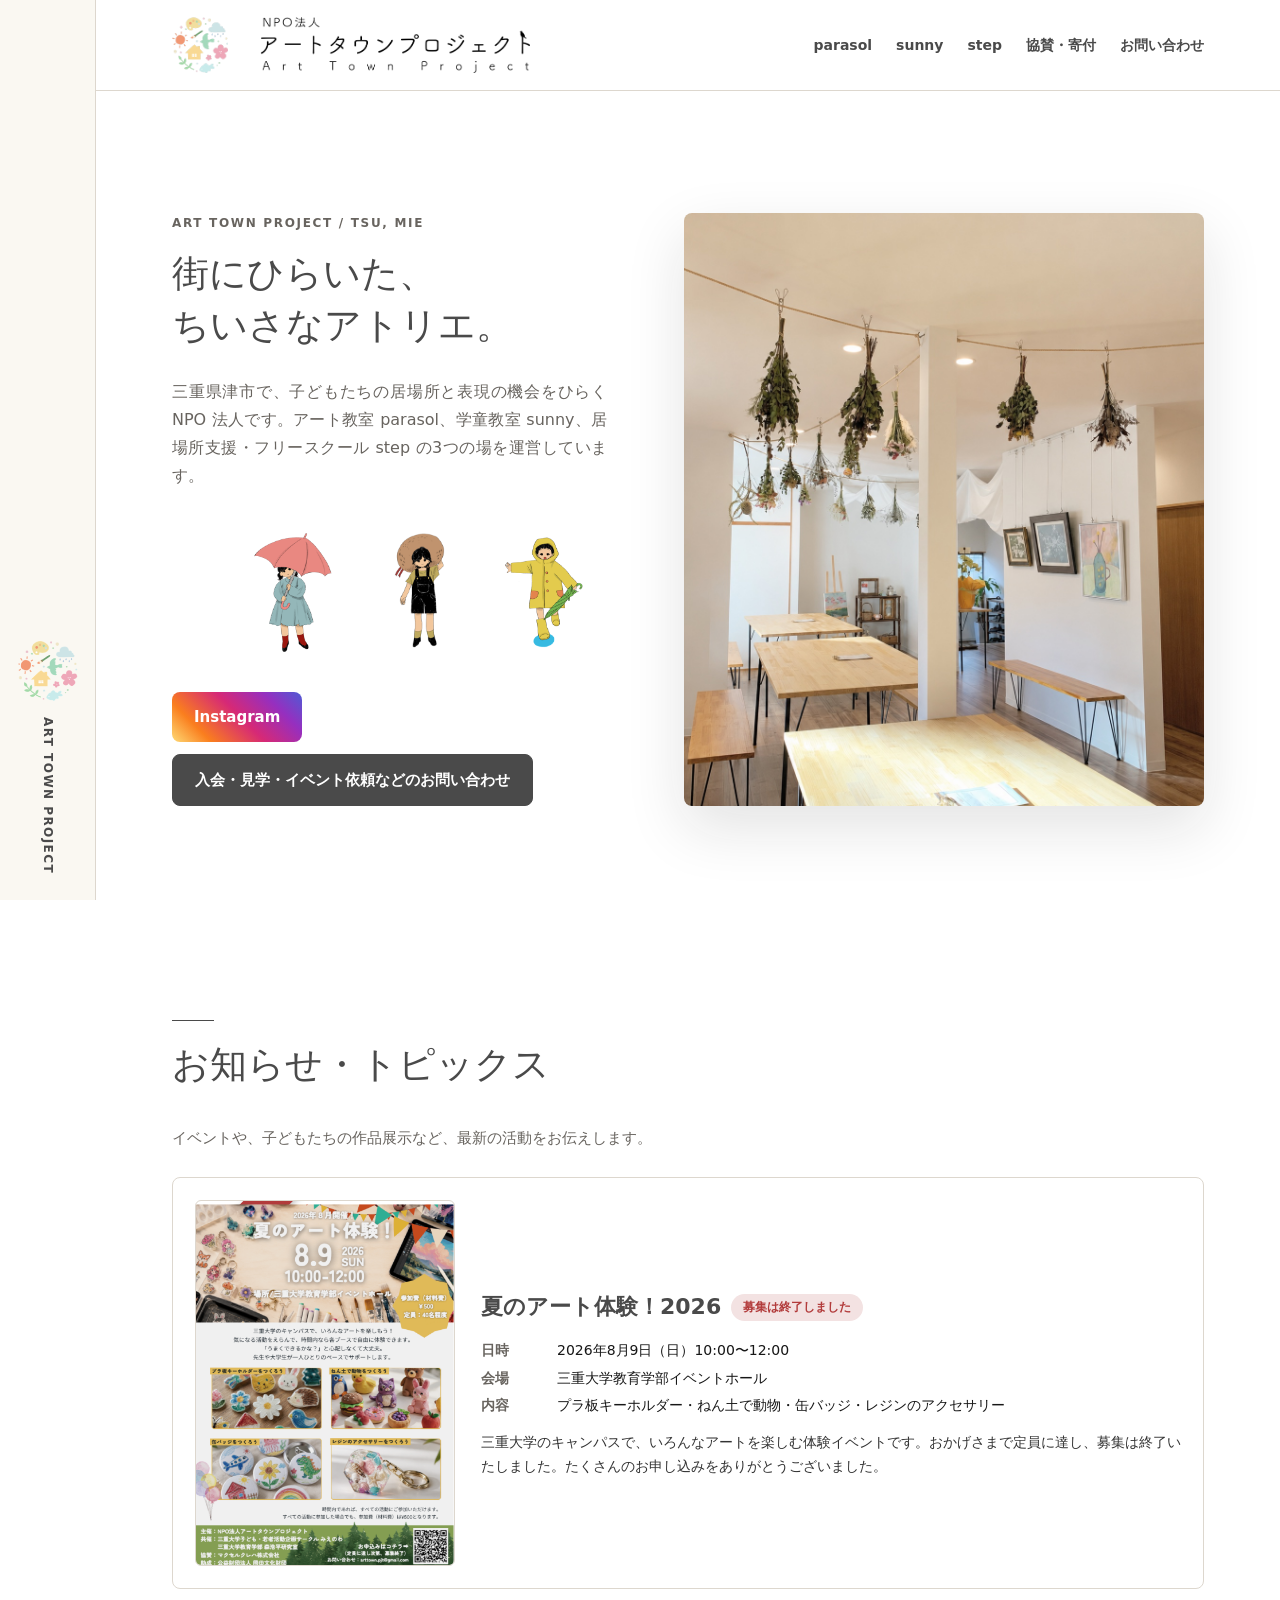
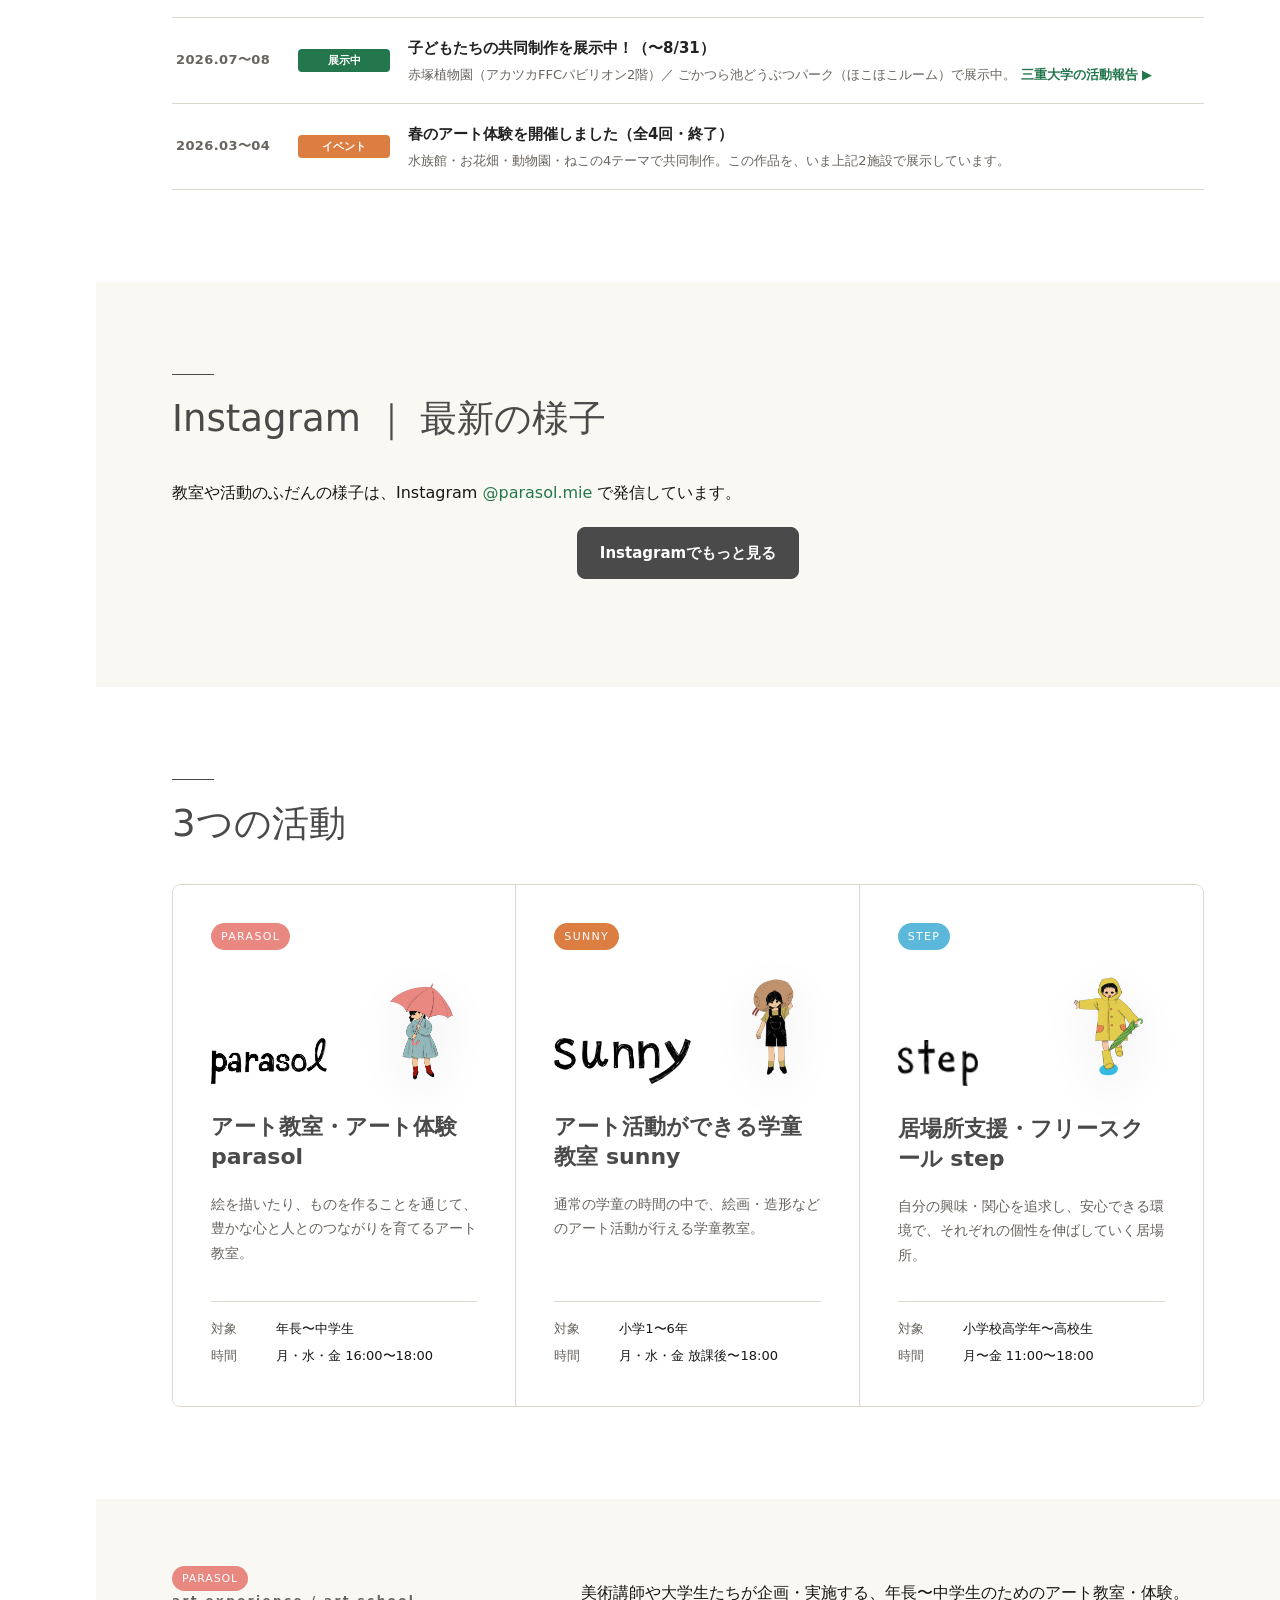
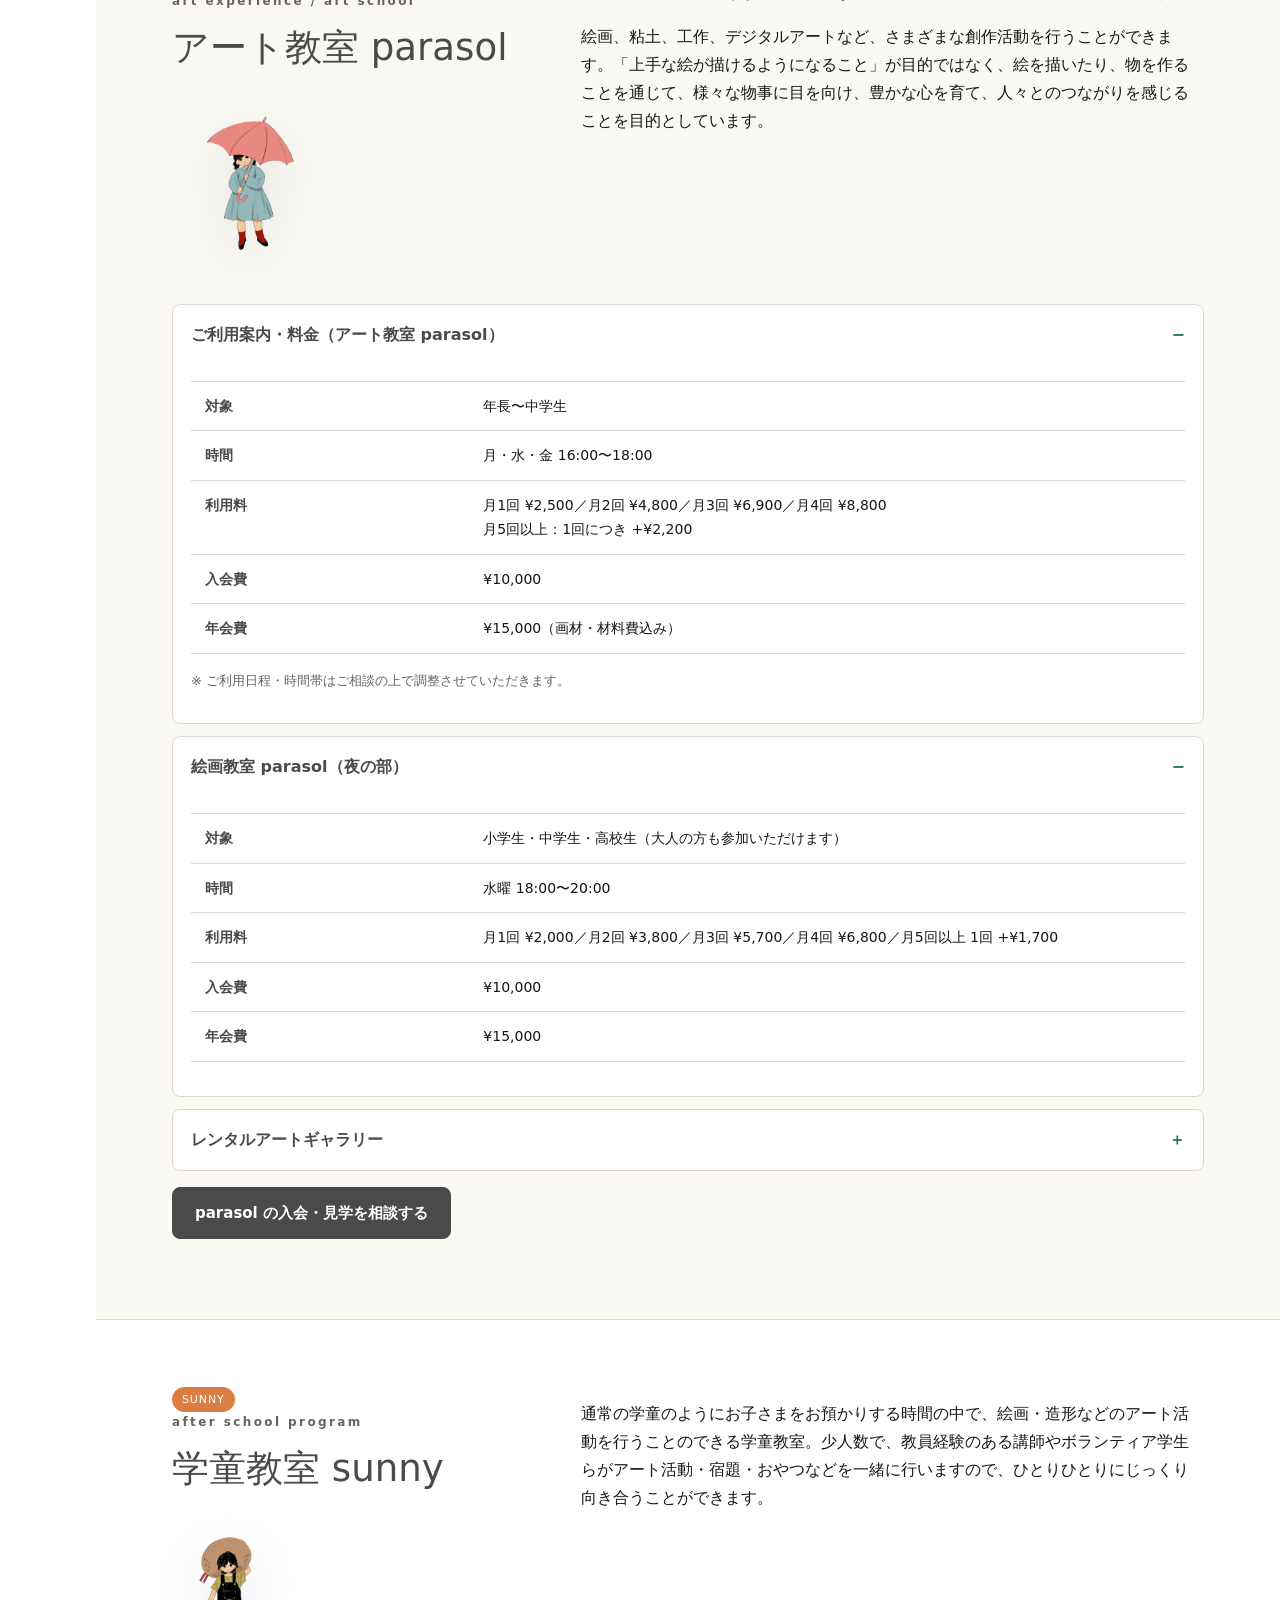
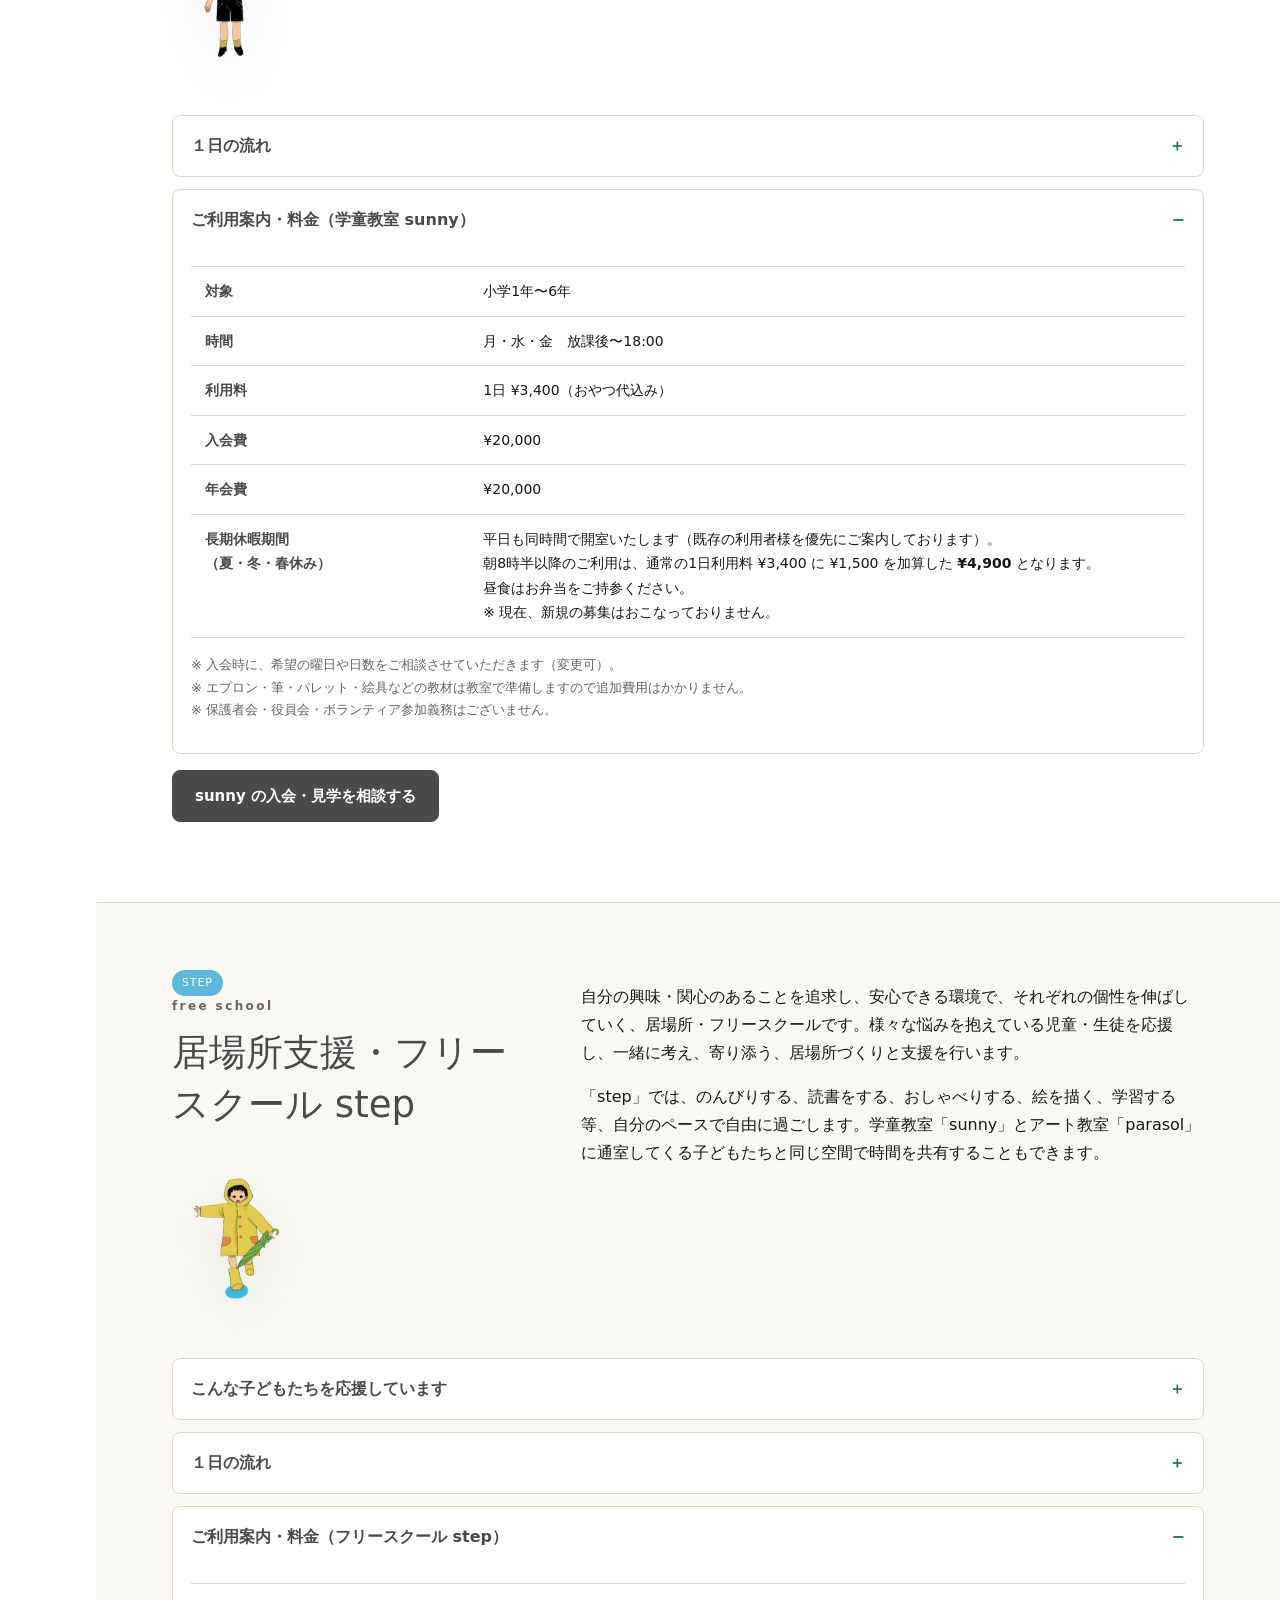
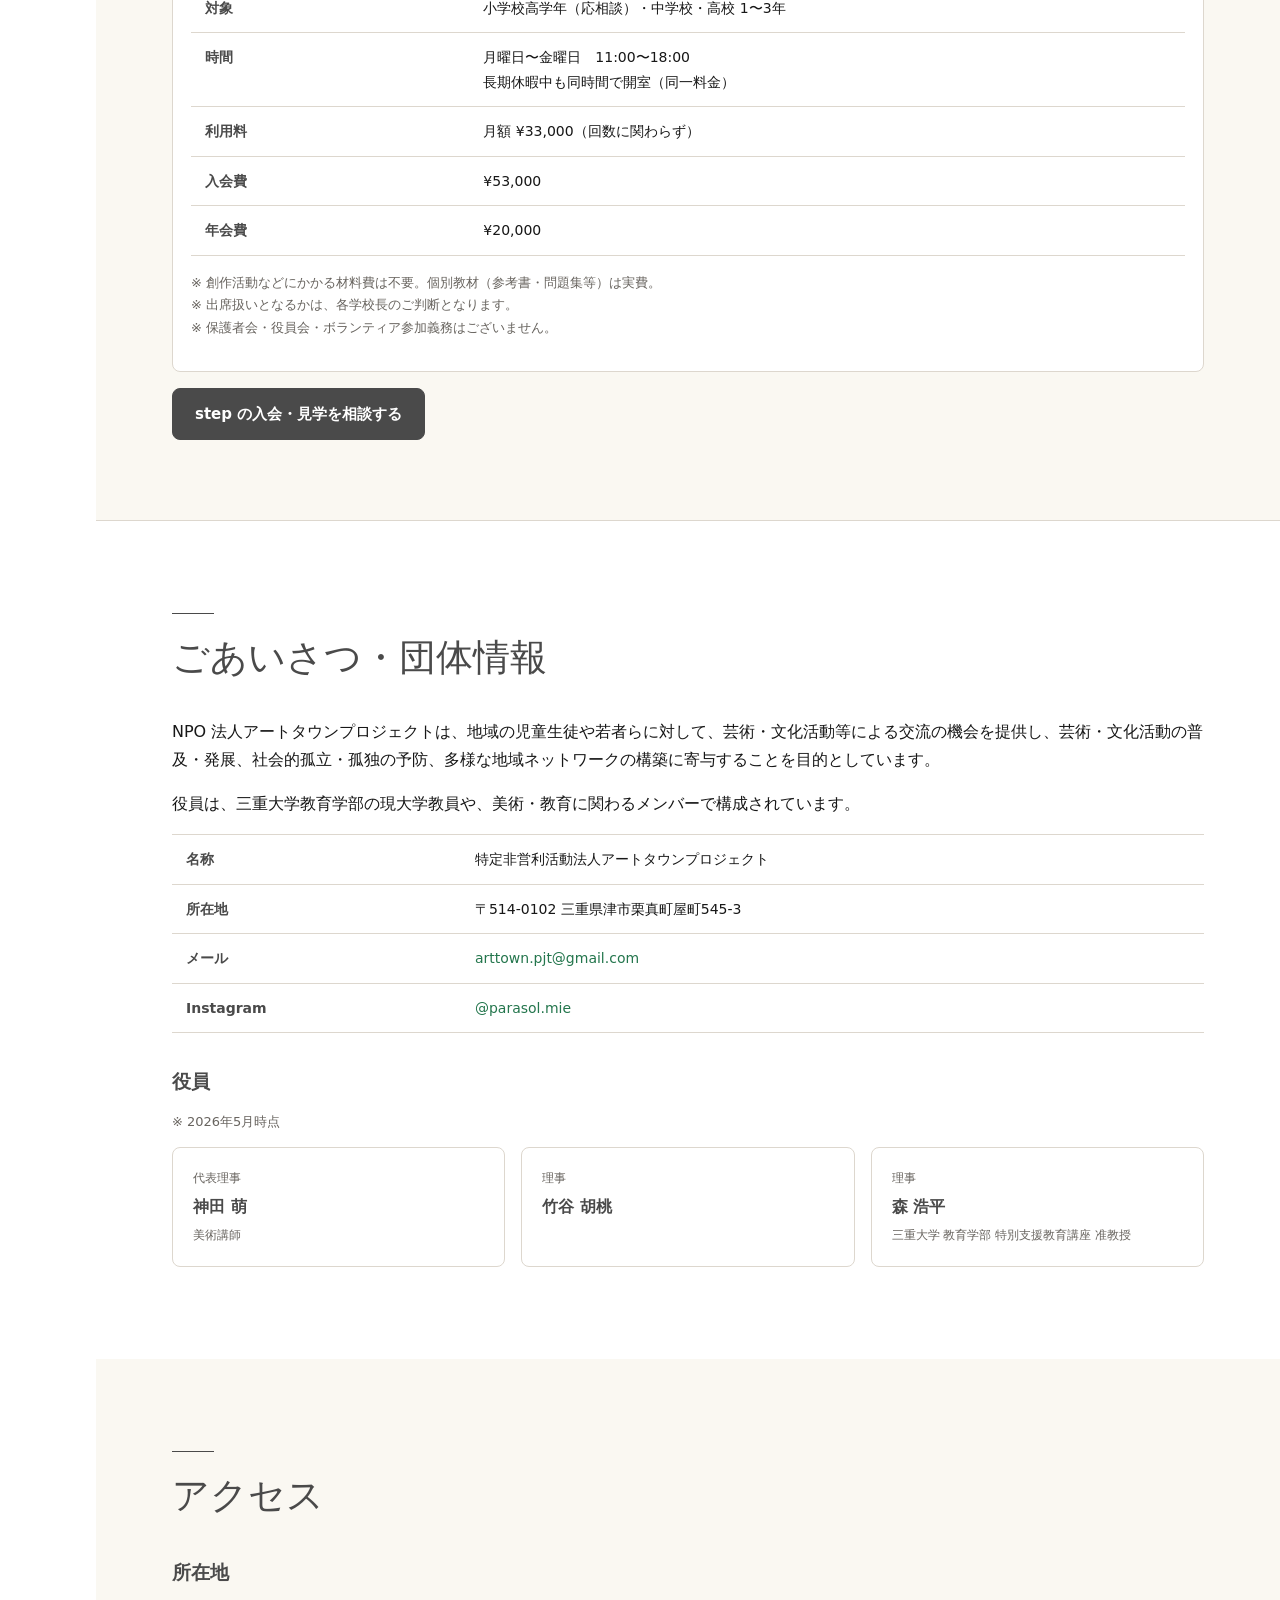
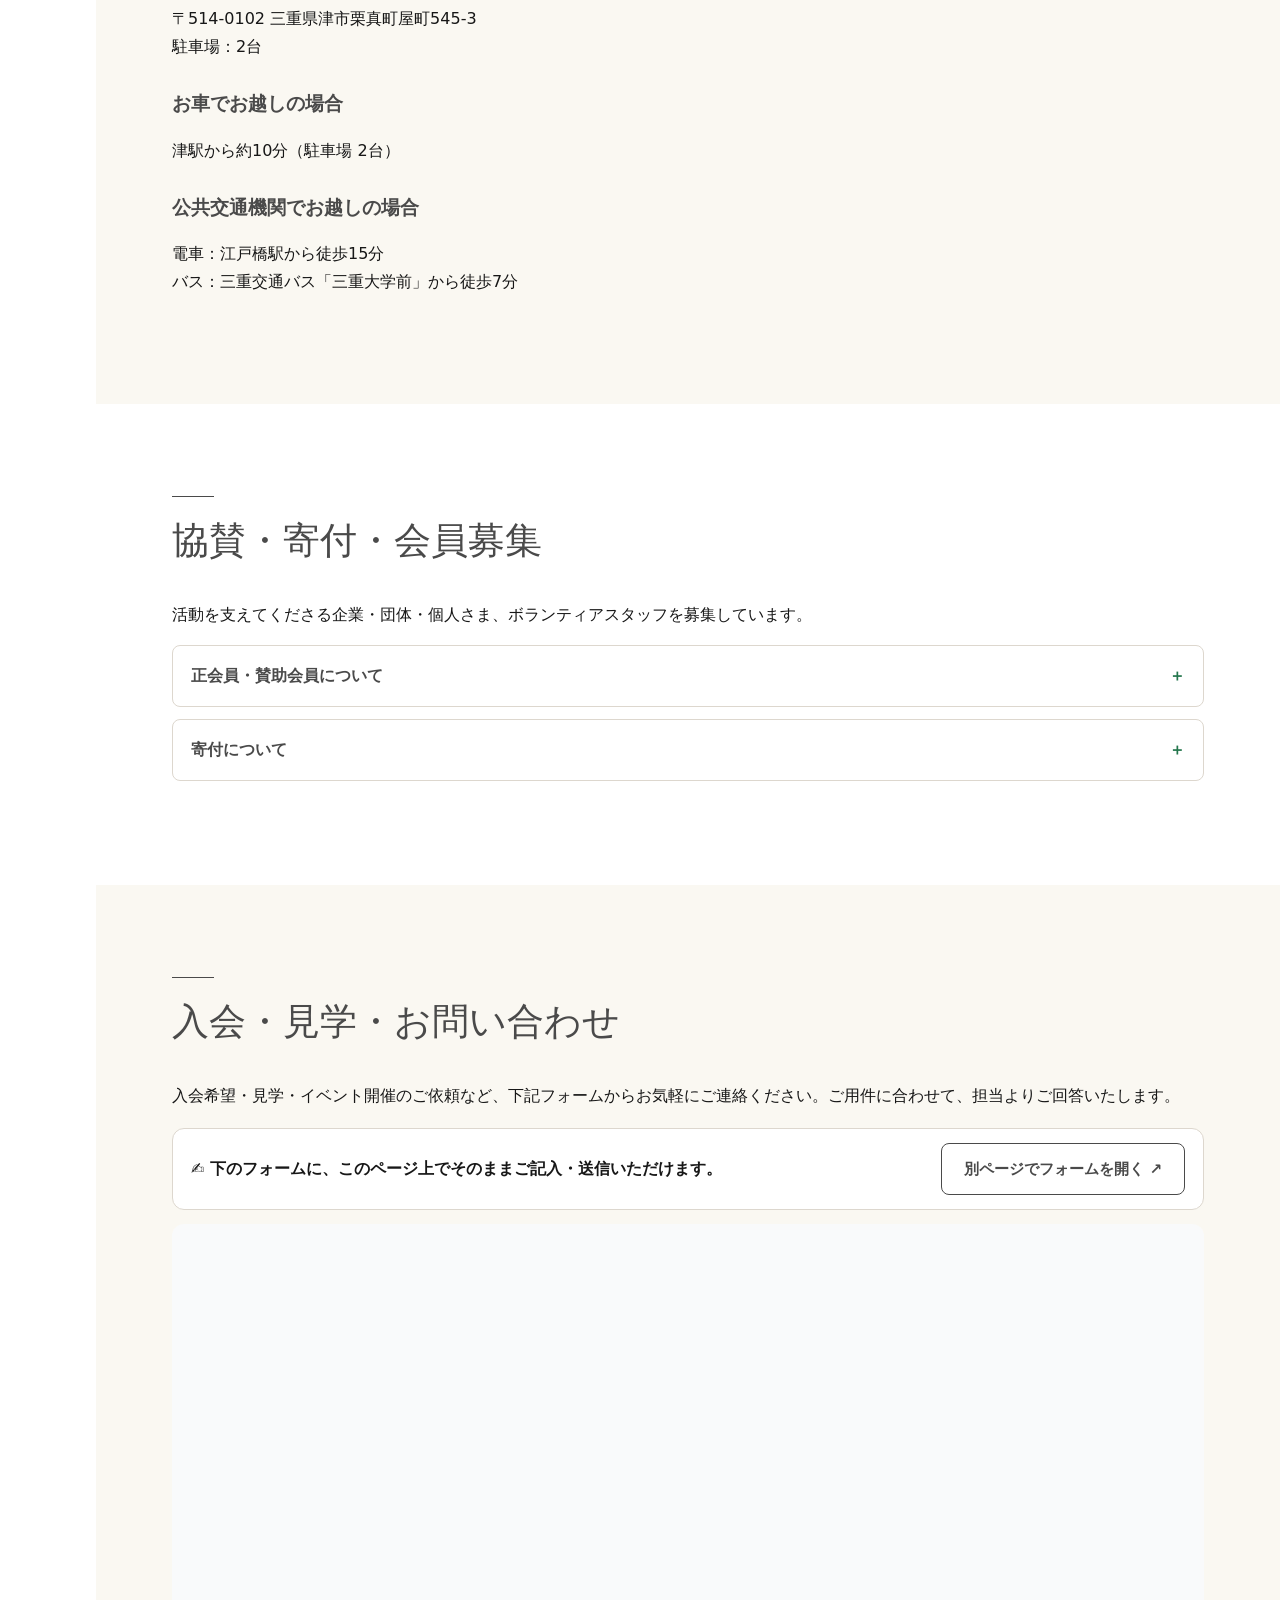
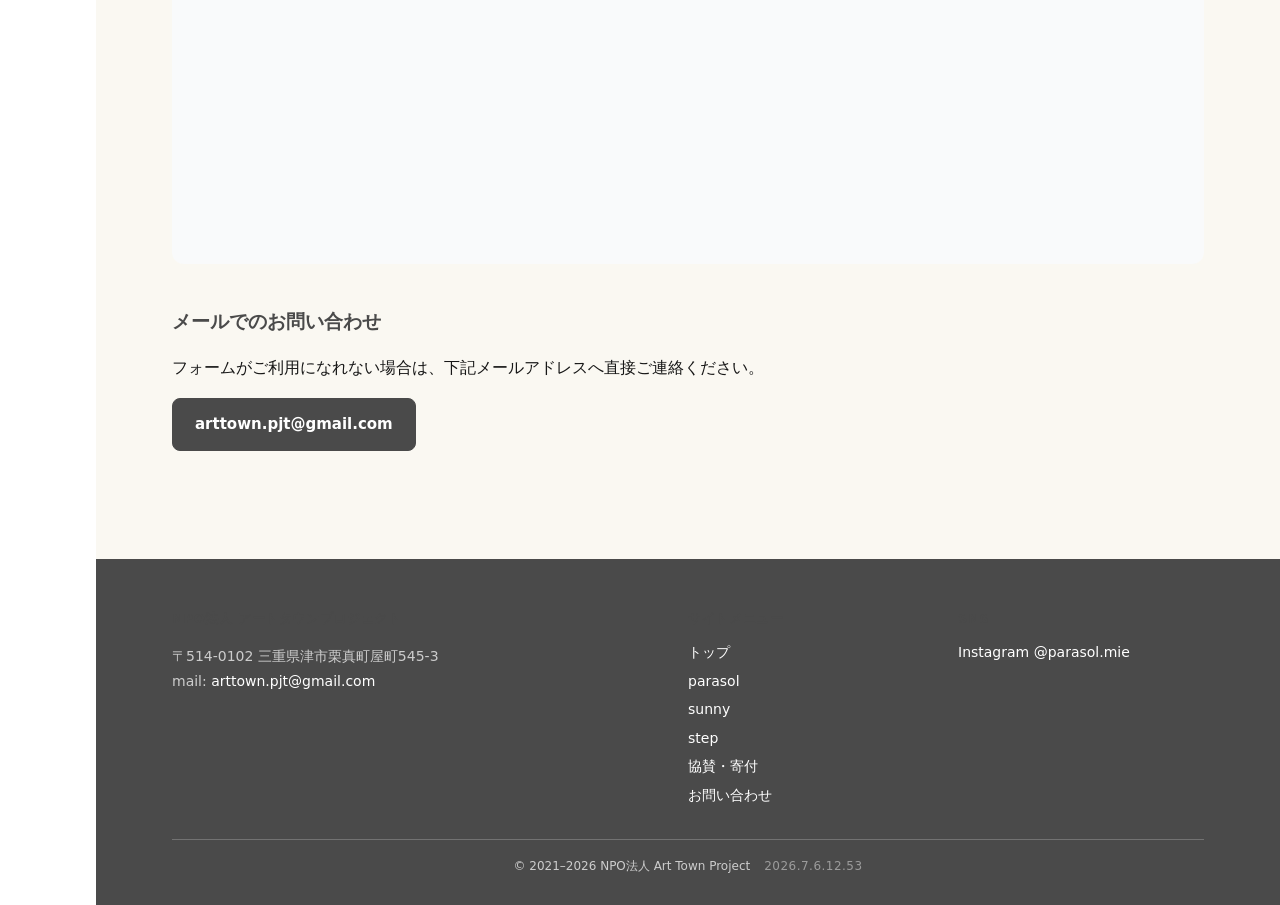
<file: index.html>
<!DOCTYPE html>
<html lang="ja">
<head>
<meta charset="UTF-8">
<meta name="viewport" content="width=device-width, initial-scale=1.0">
<title>津市のアート教室・学童・フリースクール｜NPO法人アートタウンプロジェクト</title>
<meta name="description" content="三重県津市のNPO法人アートタウンプロジェクト。アート教室 parasol、学童教室 sunny、居場所支援・フリースクール step を運営しています。入会・見学のご相談を受け付けています。">
<link rel="canonical" href="https://arttownpjt.net/">
<meta property="og:site_name" content="NPO法人アートタウンプロジェクト">
<meta property="og:type" content="website">
<meta property="og:title" content="津市のアート教室・学童・フリースクール｜NPO法人アートタウンプロジェクト">
<meta property="og:description" content="三重県津市で、アート教室 parasol、学童教室 sunny、居場所支援・フリースクール step を運営しています。">
<meta property="og:url" content="https://arttownpjt.net/">
<meta property="og:image" content="https://arttownpjt.net/assets/img/hero-art-table.jpg">
<meta name="twitter:card" content="summary_large_image">
<meta name="twitter:title" content="津市のアート教室・学童・フリースクール｜NPO法人アートタウンプロジェクト">
<meta name="twitter:description" content="三重県津市で、子どもたちの居場所と表現の機会をひらくNPO法人です。">
<meta name="twitter:image" content="https://arttownpjt.net/assets/img/hero-art-table.jpg">
<link rel="icon" href="assets/img/logo-arttown-mark.png" type="image/png">
<link rel="apple-touch-icon" href="assets/img/logo-arttown-mark.png">
<link rel="preload" as="image" href="assets/img/hero-art-table.jpg">
<link rel="stylesheet" href="assets/css/style.css?v=20260706-24">
<script type="application/ld+json">
{
  "@context": "https://schema.org",
  "@type": "NGO",
  "@id": "https://arttownpjt.net/#organization",
  "name": "NPO法人アートタウンプロジェクト",
  "alternateName": "Art Town Project",
  "url": "https://arttownpjt.net/",
  "email": "arttown.pjt@gmail.com",
  "sameAs": ["https://www.instagram.com/parasol.mie/"],
  "address": {
    "@type": "PostalAddress",
    "postalCode": "514-0102",
    "addressRegion": "三重県",
    "addressLocality": "津市",
    "streetAddress": "栗真町屋町545-3",
    "addressCountry": "JP"
  },
  "areaServed": "三重県津市",
  "hasOfferCatalog": {
    "@type": "OfferCatalog",
    "name": "運営事業",
    "itemListElement": [
      {
        "@type": "Service",
        "name": "アート教室・アート体験 parasol",
        "serviceType": "アート教室",
        "areaServed": "三重県津市",
        "provider": {"@id": "https://arttownpjt.net/#organization"}
      },
      {
        "@type": "Service",
        "name": "アート活動ができる学童教室 sunny",
        "serviceType": "学童教室",
        "areaServed": "三重県津市",
        "provider": {"@id": "https://arttownpjt.net/#organization"}
      },
      {
        "@type": "Service",
        "name": "居場所支援・フリースクール step",
        "serviceType": "フリースクール",
        "areaServed": "三重県津市",
        "provider": {"@id": "https://arttownpjt.net/#organization"}
      }
    ]
  }
}
</script>
</head>
<body class="page-home">

<aside class="site-rail" aria-hidden="true">
  <img src="assets/img/logo-arttown-mark.png?v=2" alt="">
  <span>ART TOWN PROJECT</span>
</aside>

<header class="site-header">
  <div class="inner">
    <a href="#top" class="brand" aria-label="NPO法人アートタウンプロジェクト トップへ">
      <img src="assets/img/logo-arttown-full.png?v=6" alt="NPO法人アートタウンプロジェクト" width="358" height="56">
    </a>
    <nav class="site-nav" aria-label="メインナビ">
      <ul>
        <li><a href="#parasol">parasol</a></li>
        <li><a href="#sunny">sunny</a></li>
        <li><a href="#step">step</a></li>
        <li><a href="#others">協賛・寄付</a></li>
        <li><a href="#contact">お問い合わせ</a></li>
      </ul>
    </nav>
  </div>
</header>

<section class="hero" id="top">
  <div class="container hero-grid">
    <div class="hero-copy">
      <p class="eyebrow">ART TOWN PROJECT / TSU, MIE</p>
      <h1><span class="nw">街にひらいた、</span><br><span class="nw">ちいさなアトリエ。</span></h1>
      <p class="lead">三重県津市で、子どもたちの居場所と表現の機会をひらく NPO 法人です。アート教室 parasol、学童教室 sunny、居場所支援・フリースクール step の3つの場を運営しています。</p>
      <div class="hero-characters">
        <img src="assets/img/character-parasol.png" alt="parasol キャラクター">
        <img src="assets/img/character-sunny.png" alt="sunny キャラクター">
        <img src="assets/img/character-step.png" alt="step キャラクター">
      </div>
      <div class="cta-row">
        <a class="btn btn-instagram" href="https://www.instagram.com/parasol.mie/" target="_blank" rel="noopener">Instagram</a>
        <a class="btn btn-primary" href="#contact">入会・見学・イベント依頼などのお問い合わせ</a>
      </div>
    </div>
    <div class="hero-poster" aria-label="アート素材のイメージ"></div>
  </div>
</section>

<div class="mobile-sticky-cta" aria-label="お問い合わせへのショートカット">
  <a class="btn btn-primary" href="#contact">お問い合わせ</a>
</div>

<!-- ===== お知らせ・トピックス ===== -->
<style>
  #topics .topics-lead{color:var(--c-muted); font-size:15px; margin:0 0 26px;}
  /* 最上部の注目：夏のアート体験 */
  #topics .feature{
    display:grid; grid-template-columns:260px 1fr; gap:26px; align-items:center;
    border:1px solid var(--c-line); border-radius:8px; background:#fff; padding:22px; margin-bottom:28px;
  }
  #topics .feature .flyer{position:relative; border-radius:6px; overflow:hidden; border:1px solid var(--c-line);}
  #topics .feature .flyer img{display:block; width:100%; height:auto; filter:grayscale(.3) brightness(.94);}
  #topics .feature .ribbon{position:absolute; top:15px; left:-44px; transform:rotate(-45deg);
    background:#b23b3b; color:#fff; font-weight:800; font-size:13px; letter-spacing:.06em; padding:6px 56px; box-shadow:0 2px 6px rgba(0,0,0,.25);}
  #topics .feature h3{margin:0 0 6px; font-size:22px; color:var(--c-heading);}
  #topics .feature .st{display:inline-block; font-size:12px; font-weight:800; border-radius:999px; padding:3px 12px; margin-left:10px; background:#f3e2e2; color:#b23b3b; vertical-align:3px;}
  #topics .feature dl{display:grid; grid-template-columns:64px 1fr; gap:3px 12px; margin:12px 0 0; font-size:14px;}
  #topics .feature dt{color:var(--c-muted); font-weight:700;}
  #topics .feature dd{margin:0;}
  #topics .feature p{margin:12px 0 0; font-size:14px; color:#333;}
  /* 行リスト */
  #topics .rows{border-top:1px solid var(--c-line);}
  #topics .row{display:grid; grid-template-columns:104px 92px 1fr; gap:18px; align-items:center; padding:16px 4px; border-bottom:1px solid var(--c-line);}
  #topics .row .date{color:var(--c-muted); font-size:13px; font-weight:700; letter-spacing:.03em;}
  #topics .row .cat{display:inline-block; font-size:11px; font-weight:800; color:#fff; border-radius:4px; padding:2px 9px; text-align:center;}
  #topics .row .cat.exhibit{background:var(--c-accent);}
  #topics .row .cat.event{background:var(--c-sunny);}
  #topics .row .ttl{font-size:15px; color:#222; font-weight:700;}
  #topics .row .desc{font-size:13px; color:var(--c-muted); margin-top:2px;}
  #topics .row .desc a{font-weight:700;}
  @media(max-width:720px){
    #topics .feature{grid-template-columns:1fr;}
    #topics .row{grid-template-columns:84px 1fr; }
    #topics .row .cat{grid-column:1 / -1; justify-self:start;}
  }
</style>
<section id="topics">
  <div class="container">
    <h2 class="section-title">お知らせ・トピックス</h2>
    <p class="topics-lead">イベントや、子どもたちの作品展示など、最新の活動をお伝えします。</p>

    <!-- 最上部：夏のアート体験 -->
    <div class="feature">
      <div class="flyer">
        <span class="ribbon">募集終了</span>
        <img src="assets/img/flyer_natsu.png" alt="夏のアート体験 2026 チラシ">
      </div>
      <div class="feature-body">
        <h3>夏のアート体験！2026<span class="st">募集は終了しました</span></h3>
        <dl>
          <dt>日時</dt><dd>2026年8月9日（日）10:00〜12:00</dd>
          <dt>会場</dt><dd>三重大学教育学部イベントホール</dd>
          <dt>内容</dt><dd>プラ板キーホルダー・ねん土で動物・缶バッジ・レジンのアクセサリー</dd>
        </dl>
        <p>三重大学のキャンパスで、いろんなアートを楽しむ体験イベントです。おかげさまで定員に達し、募集は終了いたしました。たくさんのお申し込みをありがとうございました。</p>
      </div>
    </div>

    <!-- 他は行で -->
    <div class="rows">
      <div class="row">
        <span class="date">2026.07〜08</span>
        <span class="cat exhibit">展示中</span>
        <span>
          <span class="ttl">子どもたちの共同制作を展示中！（〜8/31）</span>
          <div class="desc">赤塚植物園（アカツカFFCパビリオン2階）／ ごかつら池どうぶつパーク（ほこほこルーム）で展示中。
          <a href="https://www.mie-u.ac.jp/news/topics/2026/07/post-4200.html" target="_blank" rel="noopener">三重大学の活動報告 ▶</a></div>
        </span>
      </div>
      <div class="row">
        <span class="date">2026.03〜04</span>
        <span class="cat event">イベント</span>
        <span>
          <span class="ttl">春のアート体験を開催しました（全4回・終了）</span>
          <div class="desc">水族館・お花畑・動物園・ねこの4テーマで共同制作。この作品を、いま上記2施設で展示しています。</div>
        </span>
      </div>
    </div>

  </div>
</section>
<!-- ===== お知らせ・トピックスここまで ===== -->

<section id="instagram" class="alt">
  <div class="container">
    <h2 class="section-title">Instagram ｜ 最新の様子</h2>
    <p>教室や活動のふだんの様子は、Instagram <a href="https://www.instagram.com/parasol.mie/" target="_blank" rel="noopener">@parasol.mie</a> で発信しています。</p>

    <!-- Behold Instagram ウィジェット（feed: parasol.mie） -->
    <behold-widget feed-id="oumgyuxvXmc6y8mvgdTj"></behold-widget>
    <script>
      (() => {
        const d = document, s = d.createElement("script");
        s.type = "module";
        s.src = "https://w.behold.so/widget.js";
        d.head.append(s);
      })();
    </script>

    <p class="insta-more">
      <a class="btn btn-primary" href="https://www.instagram.com/parasol.mie/" target="_blank" rel="noopener">Instagramでもっと見る</a>
    </p>
  </div>
</section>

<section id="about">
  <div class="container">
    <h2 class="section-title">3つの活動</h2>
    <div class="service-grid">

      <a class="service-card parasol" href="#parasol">
        <span class="tag">PARASOL</span>
        <div class="service-identity">
          <img class="service-logo" src="assets/img/logo-parasol.png?v=2" alt="parasol" width="456" height="181">
          <img class="service-character" src="assets/img/character-parasol.png" alt="parasolのテーマキャラクター" width="445" height="482">
        </div>
        <h3>アート教室・アート体験 parasol</h3>
        <p class="desc">絵を描いたり、ものを作ることを通じて、豊かな心と人とのつながりを育てるアート教室。</p>
        <div class="meta">
          <dl>
            <dt>対象</dt><dd>年長〜中学生</dd>
            <dt>時間</dt><dd>月・水・金 16:00〜18:00</dd>
          </dl>
        </div>
      </a>

      <a class="service-card sunny" href="#sunny">
        <span class="tag">SUNNY</span>
        <div class="service-identity">
          <img class="service-logo" src="assets/img/logo-sunny.png?v=2" alt="sunny" width="473" height="159">
          <img class="service-character" src="assets/img/character-sunny.png" alt="sunnyのテーマキャラクター" width="316" height="439">
        </div>
        <h3>アート活動ができる学童教室 sunny</h3>
        <p class="desc">通常の学童の時間の中で、絵画・造形などのアート活動が行える学童教室。</p>
        <div class="meta">
          <dl>
            <dt>対象</dt><dd>小学1〜6年</dd>
            <dt>時間</dt><dd>月・水・金 放課後〜18:00</dd>
          </dl>
        </div>
      </a>

      <a class="service-card step" href="#step">
        <span class="tag">STEP</span>
        <div class="service-identity">
          <img class="service-logo" src="assets/img/logo-step.png?v=2" alt="step" width="327" height="188">
          <img class="service-character" src="assets/img/character-step.png" alt="stepのテーマキャラクター" width="408" height="501">
        </div>
        <h3>居場所支援・フリースクール step</h3>
        <p class="desc">自分の興味・関心を追求し、安心できる環境で、それぞれの個性を伸ばしていく居場所。</p>
        <div class="meta">
          <dl>
            <dt>対象</dt><dd>小学校高学年〜高校生</dd>
            <dt>時間</dt><dd>月〜金 11:00〜18:00</dd>
          </dl>
        </div>
      </a>

    </div>
  </div>
</section>

<!-- ===== Parasol ===== -->
<section class="service-block parasol alt" id="parasol">
  <div class="container">
    <div class="lead-row">
      <div class="lead-col">
        <span class="badge parasol">PARASOL</span>
        <div class="name-en">art experience / art school</div>
        <h2>アート教室 parasol</h2>
        <img class="section-character parasol-character" src="assets/img/character-parasol.png" alt="parasolのテーマキャラクター" width="445" height="482">
      </div>
      <div>
        <p>美術講師や大学生たちが企画・実施する、年長〜中学生のためのアート教室・体験。</p>
        <p>絵画、粘土、工作、デジタルアートなど、さまざまな創作活動を行うことができます。「上手な絵が描けるようになること」が目的ではなく、絵を描いたり、物を作ることを通じて、様々な物事に目を向け、豊かな心を育て、人々とのつながりを感じることを目的としています。</p>
      </div>
    </div>

    <details class="accordion" open>
      <summary>ご利用案内・料金（アート教室 parasol）</summary>
      <div class="acc-body">
        <table class="info-table">
          <tr><th>対象</th><td>年長〜中学生</td></tr>
          <tr><th>時間</th><td>月・水・金 16:00〜18:00</td></tr>
          <tr><th>利用料</th><td>
            月1回 ¥2,500／月2回 ¥4,800／月3回 ¥6,900／月4回 ¥8,800<br>
            月5回以上：1回につき +¥2,200
          </td></tr>
          <tr><th>入会費</th><td>¥10,000</td></tr>
          <tr><th>年会費</th><td>¥15,000（画材・材料費込み）</td></tr>
        </table>
        <p class="note">※ ご利用日程・時間帯はご相談の上で調整させていただきます。</p>
      </div>
    </details>

    <details class="accordion" open>
      <summary>絵画教室 parasol（夜の部）</summary>
      <div class="acc-body">
        <table class="info-table">
          <tr><th>対象</th><td>小学生・中学生・高校生（大人の方も参加いただけます）</td></tr>
          <tr><th>時間</th><td>水曜 18:00〜20:00</td></tr>
          <tr><th>利用料</th><td>月1回 ¥2,000／月2回 ¥3,800／月3回 ¥5,700／月4回 ¥6,800／月5回以上 1回 +¥1,700</td></tr>
          <tr><th>入会費</th><td>¥10,000</td></tr>
          <tr><th>年会費</th><td>¥15,000</td></tr>
        </table>
      </div>
    </details>

    <details class="accordion">
      <summary>レンタルアートギャラリー</summary>
      <div class="acc-body">
        <p>個人でも、団体でも、あなたの作品を展示してみませんか？お気軽にご相談ください。</p>
        <table class="info-table">
          <tr><th>半日</th><td>¥3,000</td></tr>
          <tr><th>一日</th><td>¥6,000</td></tr>
        </table>
        <p class="note">物販も可能です。</p>
      </div>
    </details>

    <p class="mt-2"><a class="btn btn-primary" href="#contact">parasol の入会・見学を相談する</a></p>
  </div>
</section>

<!-- ===== Sunny ===== -->
<section class="service-block sunny" id="sunny">
  <div class="container">
    <div class="lead-row">
      <div class="lead-col">
        <span class="badge sunny">SUNNY</span>
        <div class="name-en">after school program</div>
        <h2>学童教室 sunny</h2>
        <img class="section-character sunny-character" src="assets/img/character-sunny.png" alt="sunnyのテーマキャラクター" width="316" height="439">
      </div>
      <div>
        <p>通常の学童のようにお子さまをお預かりする時間の中で、絵画・造形などのアート活動を行うことのできる学童教室。少人数で、教員経験のある講師やボランティア学生らがアート活動・宿題・おやつなどを一緒に行いますので、ひとりひとりにじっくり向き合うことができます。</p>
      </div>
    </div>

    <details class="accordion">
      <summary>１日の流れ</summary>
      <div class="acc-body">
        <ul class="timeline">
          <li><span class="time">14:30〜</span><span>放課後に入室。手洗いうがい、宿題・学習タイム（学生ボランティアが補助）。</span></li>
          <li><span class="time">15:00〜</span><span>その日の予定や連絡事項、おやつタイム。</span></li>
          <li><span class="time">15:30〜</span><span>室内や広場で自由遊び・レクリエーション。</span></li>
          <li><span class="time">16:00〜</span><span>アート活動担当のもと、テーマに沿った活動。</span></li>
          <li><span class="time">18:00</span><span>お迎え。</span></li>
        </ul>
      </div>
    </details>

    <details class="accordion" open>
      <summary>ご利用案内・料金（学童教室 sunny）</summary>
      <div class="acc-body">
        <table class="info-table">
          <tr><th>対象</th><td>小学1年〜6年</td></tr>
          <tr><th>時間</th><td>月・水・金　放課後〜18:00</td></tr>
          <tr><th>利用料</th><td>1日 ¥3,400（おやつ代込み）</td></tr>
          <tr><th>入会費</th><td>¥20,000</td></tr>
          <tr><th>年会費</th><td>¥20,000</td></tr>
          <tr><th>長期休暇期間<br>（夏・冬・春休み）</th><td>平日も同時間で開室いたします（既存の利用者様を優先にご案内しております）。<br>朝8時半以降のご利用は、通常の1日利用料 ¥3,400 に ¥1,500 を加算した <strong>¥4,900</strong> となります。<br>昼食はお弁当をご持参ください。<br>※ 現在、新規の募集はおこなっておりません。</td></tr>
        </table>
        <p class="note">※ 入会時に、希望の曜日や日数をご相談させていただきます（変更可）。<br>
        ※ エプロン・筆・パレット・絵具などの教材は教室で準備しますので追加費用はかかりません。<br>
        ※ 保護者会・役員会・ボランティア参加義務はございません。</p>
      </div>
    </details>

    <p class="mt-2"><a class="btn btn-primary" href="#contact">sunny の入会・見学を相談する</a></p>
  </div>
</section>

<!-- ===== Step ===== -->
<section class="service-block step alt" id="step">
  <div class="container">
    <div class="lead-row">
      <div class="lead-col">
        <span class="badge step">STEP</span>
        <div class="name-en">free school</div>
        <h2>居場所支援・フリースクール step</h2>
        <img class="section-character step-character" src="assets/img/character-step.png" alt="stepのテーマキャラクター" width="408" height="501">
      </div>
      <div>
        <p>自分の興味・関心のあることを追求し、安心できる環境で、それぞれの個性を伸ばしていく、居場所・フリースクールです。様々な悩みを抱えている児童・生徒を応援し、一緒に考え、寄り添う、居場所づくりと支援を行います。</p>
        <p>「step」では、のんびりする、読書をする、おしゃべりする、絵を描く、学習する等、自分のペースで自由に過ごします。学童教室「sunny」とアート教室「parasol」に通室してくる子どもたちと同じ空間で時間を共有することもできます。</p>
      </div>
    </div>

    <details class="accordion">
      <summary>こんな子どもたちを応援しています</summary>
      <div class="acc-body">
        <ul>
          <li>学校に通う気が起こらない</li>
          <li>友達や先生とうまくいかず通えない</li>
          <li>家で学習ができない</li>
          <li>興味のあることを見つけられない</li>
          <li>勉強したいけど、わからないことが沢山あって困っている</li>
          <li>何もする気が起こらない</li>
        </ul>
      </div>
    </details>

    <details class="accordion">
      <summary>１日の流れ</summary>
      <div class="acc-body">
        <ul class="timeline">
          <li><span class="time">11:00頃〜</span><span>来室時間は自由。荷物を置いて、一呼吸しましょう。個別にその日の予定を一緒に考えます。お昼ご飯持参可。</span></li>
          <li><span class="time">13:00〜</span><span>自分の取り組みたいことや課題、外で遊ぶ、お話する等、自由に活動。</span></li>
          <li><span class="time">15:30〜</span><span>sunny / parasol の子どもたちも来室、同じ空間で時間を共有。</span></li>
          <li><span class="time">16:00〜</span><span>アート活動を希望の方は、担当のもと、テーマに沿った活動。</span></li>
          <li><span class="time">17:30〜</span><span>片付け、帰りの準備ができた人から帰宅、お迎え。</span></li>
        </ul>
      </div>
    </details>

    <details class="accordion" open>
      <summary>ご利用案内・料金（フリースクール step）</summary>
      <div class="acc-body">
        <table class="info-table">
          <tr><th>対象</th><td>小学校高学年（応相談）・中学校・高校 1〜3年</td></tr>
          <tr><th>時間</th><td>月曜日〜金曜日　11:00〜18:00<br>長期休暇中も同時間で開室（同一料金）</td></tr>
          <tr><th>利用料</th><td>月額 ¥33,000（回数に関わらず）</td></tr>
          <tr><th>入会費</th><td>¥53,000</td></tr>
          <tr><th>年会費</th><td>¥20,000</td></tr>
        </table>
        <p class="note">※ 創作活動などにかかる材料費は不要。個別教材（参考書・問題集等）は実費。<br>
        ※ 出席扱いとなるかは、各学校長のご判断となります。<br>
        ※ 保護者会・役員会・ボランティア参加義務はございません。</p>
      </div>
    </details>

    <p class="mt-2"><a class="btn btn-primary" href="#contact">step の入会・見学を相談する</a></p>
  </div>
</section>

<!-- ===== ごあいさつ + 団体 ===== -->
<section id="about-detail">
  <div class="container">
    <h2 class="section-title">ごあいさつ・団体情報</h2>
    <p>NPO 法人アートタウンプロジェクトは、地域の児童生徒や若者らに対して、芸術・文化活動等による交流の機会を提供し、芸術・文化活動の普及・発展、社会的孤立・孤独の予防、多様な地域ネットワークの構築に寄与することを目的としています。</p>
    <p>役員は、三重大学教育学部の現大学教員や、美術・教育に関わるメンバーで構成されています。</p>

    <table class="info-table mt-2">
      <tr><th>名称</th><td>特定非営利活動法人アートタウンプロジェクト</td></tr>
      <tr><th>所在地</th><td>〒514-0102 三重県津市栗真町屋町545-3</td></tr>
      <tr><th>メール</th><td><a href="mailto:arttown.pjt@gmail.com">arttown.pjt@gmail.com</a></td></tr>
      <tr><th>Instagram</th><td><a href="https://www.instagram.com/parasol.mie/" target="_blank" rel="noopener">@parasol.mie</a></td></tr>
    </table>

    <h3 class="mt-4">役員</h3>
    <p class="note">※ 2026年5月時点</p>
    <div class="members">
      <div class="member">
        <div class="role">代表理事</div>
        <div class="name">神田 萌</div>
        <div class="affil">美術講師</div>
      </div>
      <div class="member">
        <div class="role">理事</div>
        <div class="name">竹谷 胡桃</div>
        <div class="affil"></div>
      </div>
      <div class="member">
        <div class="role">理事</div>
        <div class="name">森 浩平</div>
        <div class="affil">三重大学 教育学部 特別支援教育講座 准教授</div>
      </div>
    </div>
  </div>
</section>

<!-- ===== アクセス ===== -->
<section class="alt" id="access">
  <div class="container">
    <h2 class="section-title">アクセス</h2>
    <div class="access-grid">
      <div>
        <h3 class="mt-0">所在地</h3>
        <p>〒514-0102 三重県津市栗真町屋町545-3<br>駐車場：2台</p>
        <h3>お車でお越しの場合</h3>
        <p>津駅から約10分（駐車場 2台）</p>
        <h3>公共交通機関でお越しの場合</h3>
        <p>電車：江戸橋駅から徒歩15分<br>バス：三重交通バス「三重大学前」から徒歩7分</p>
      </div>
      <div>
        <iframe
          src="https://www.google.com/maps?q=%E4%B8%89%E9%87%8D%E7%9C%8C%E6%B4%A5%E5%B8%82%E6%A0%97%E7%9C%9F%E7%94%BA%E5%B1%8B%E7%94%BA545-3&output=embed"
          width="100%" height="320" style="border:0; border-radius: 12px;"
          loading="lazy" referrerpolicy="no-referrer-when-downgrade"></iframe>
      </div>
    </div>
  </div>
</section>

<!-- ===== Others（協賛・寄付） ===== -->
<section id="others">
  <div class="container">
    <h2 class="section-title">協賛・寄付・会員募集</h2>
    <p>活動を支えてくださる企業・団体・個人さま、ボランティアスタッフを募集しています。</p>

    <details class="accordion">
      <summary>正会員・賛助会員について</summary>
      <div class="acc-body">
        <h3>正会員</h3>
        <p>法人の目的に賛同して入会した個人および団体の会員です。入会金・年会費は不要。ボランティア参加、総会での議決権が付与されます。</p>
        <h3>賛助会員</h3>
        <p>活動目的や内容に賛同し応援してくださる会員。年 10,000 円（1口）からご支援いただけます。</p>
      </div>
    </details>

    <details class="accordion">
      <summary>寄付について</summary>
      <div class="acc-body">
        <p>会員でなくとも、寄付によって活動をご支援いただくことができます。ご都合の良いときに、ご自由な金額・回数で。</p>
        <table class="info-table">
          <tr><th>銀行名</th><td>百五銀行 津駅前（ツエキマエ）支店　店番 502</td></tr>
          <tr><th>口座番号</th><td>普通 956869</td></tr>
          <tr><th>口座名義</th><td>特定非営利活動法人アートタウンプロジェクト</td></tr>
        </table>
        <p class="note">※ 振込画面には「トクヒ）アートタウンプロジェクト」と表記されます。</p>
      </div>
    </details>

  </div>
</section>

<!-- ===== Contact ===== -->
<section class="alt" id="contact">
  <div class="container">
    <h2 class="section-title">入会・見学・お問い合わせ</h2>
    <p>入会希望・見学・イベント開催のご依頼など、下記フォームからお気軽にご連絡ください。ご用件に合わせて、担当よりご回答いたします。</p>

    <div class="form-guide">
      <p>✍️ <strong>下のフォームに、このページ上でそのままご記入・送信いただけます。</strong></p>
      <a class="btn" href="https://docs.google.com/forms/d/e/1FAIpQLSdqSnf30xkidYChfLvNHh0Q7wDQVeK4va0YnEApu-60J0ErVg/viewform" target="_blank" rel="noopener">別ページでフォームを開く ↗</a>
    </div>

    <iframe
      src="https://docs.google.com/forms/d/e/1FAIpQLSdqSnf30xkidYChfLvNHh0Q7wDQVeK4va0YnEApu-60J0ErVg/viewform?embedded=true"
      loading="lazy"
      width="100%" height="640" frameborder="0" marginheight="0" marginwidth="0" style="border:0; border-radius: 12px; background: #f9fafb;">
      読み込み中…
    </iframe>

    <h3 class="mt-4">メールでのお問い合わせ</h3>
    <p>フォームがご利用になれない場合は、下記メールアドレスへ直接ご連絡ください。</p>
    <p><a class="btn btn-primary" href="mailto:arttown.pjt@gmail.com">arttown.pjt@gmail.com</a></p>
  </div>
</section>

<footer class="site-footer">
  <div class="container">
    <div class="grid">
      <div>
        <h4>NPO法人 アートタウンプロジェクト</h4>
        <p>〒514-0102 三重県津市栗真町屋町545-3<br>
        mail: <a href="mailto:arttown.pjt@gmail.com">arttown.pjt@gmail.com</a></p>
      </div>
      <div>
        <h4>サイトメニュー</h4>
        <ul>
          <li><a href="#top">トップ</a></li>
          <li><a href="#parasol">parasol</a></li>
          <li><a href="#sunny">sunny</a></li>
          <li><a href="#step">step</a></li>
          <li><a href="#others">協賛・寄付</a></li>
          <li><a href="#contact">お問い合わせ</a></li>
        </ul>
      </div>
      <div>
        <h4>SNS</h4>
        <ul>
          <li><a href="https://www.instagram.com/parasol.mie/" target="_blank" rel="noopener">Instagram @parasol.mie</a></li>
        </ul>
      </div>
    </div>
    <div class="copy">© 2021–<span id="copyright-year">2026</span> NPO法人 Art Town Project<span class="ver">2026.7.6.12.53</span></div>
  </div>
</footer>

<script src="assets/js/footer-year.js"></script>
<!-- Cloudflare Web Analytics --><script type="module" src="https://static.cloudflareinsights.com/beacon.min.js" data-cf-beacon='{"token": "efea973e668840dfaaf47ef0f0e191ca"}'></script><!-- End Cloudflare Web Analytics -->
</body>
</html>
</file>
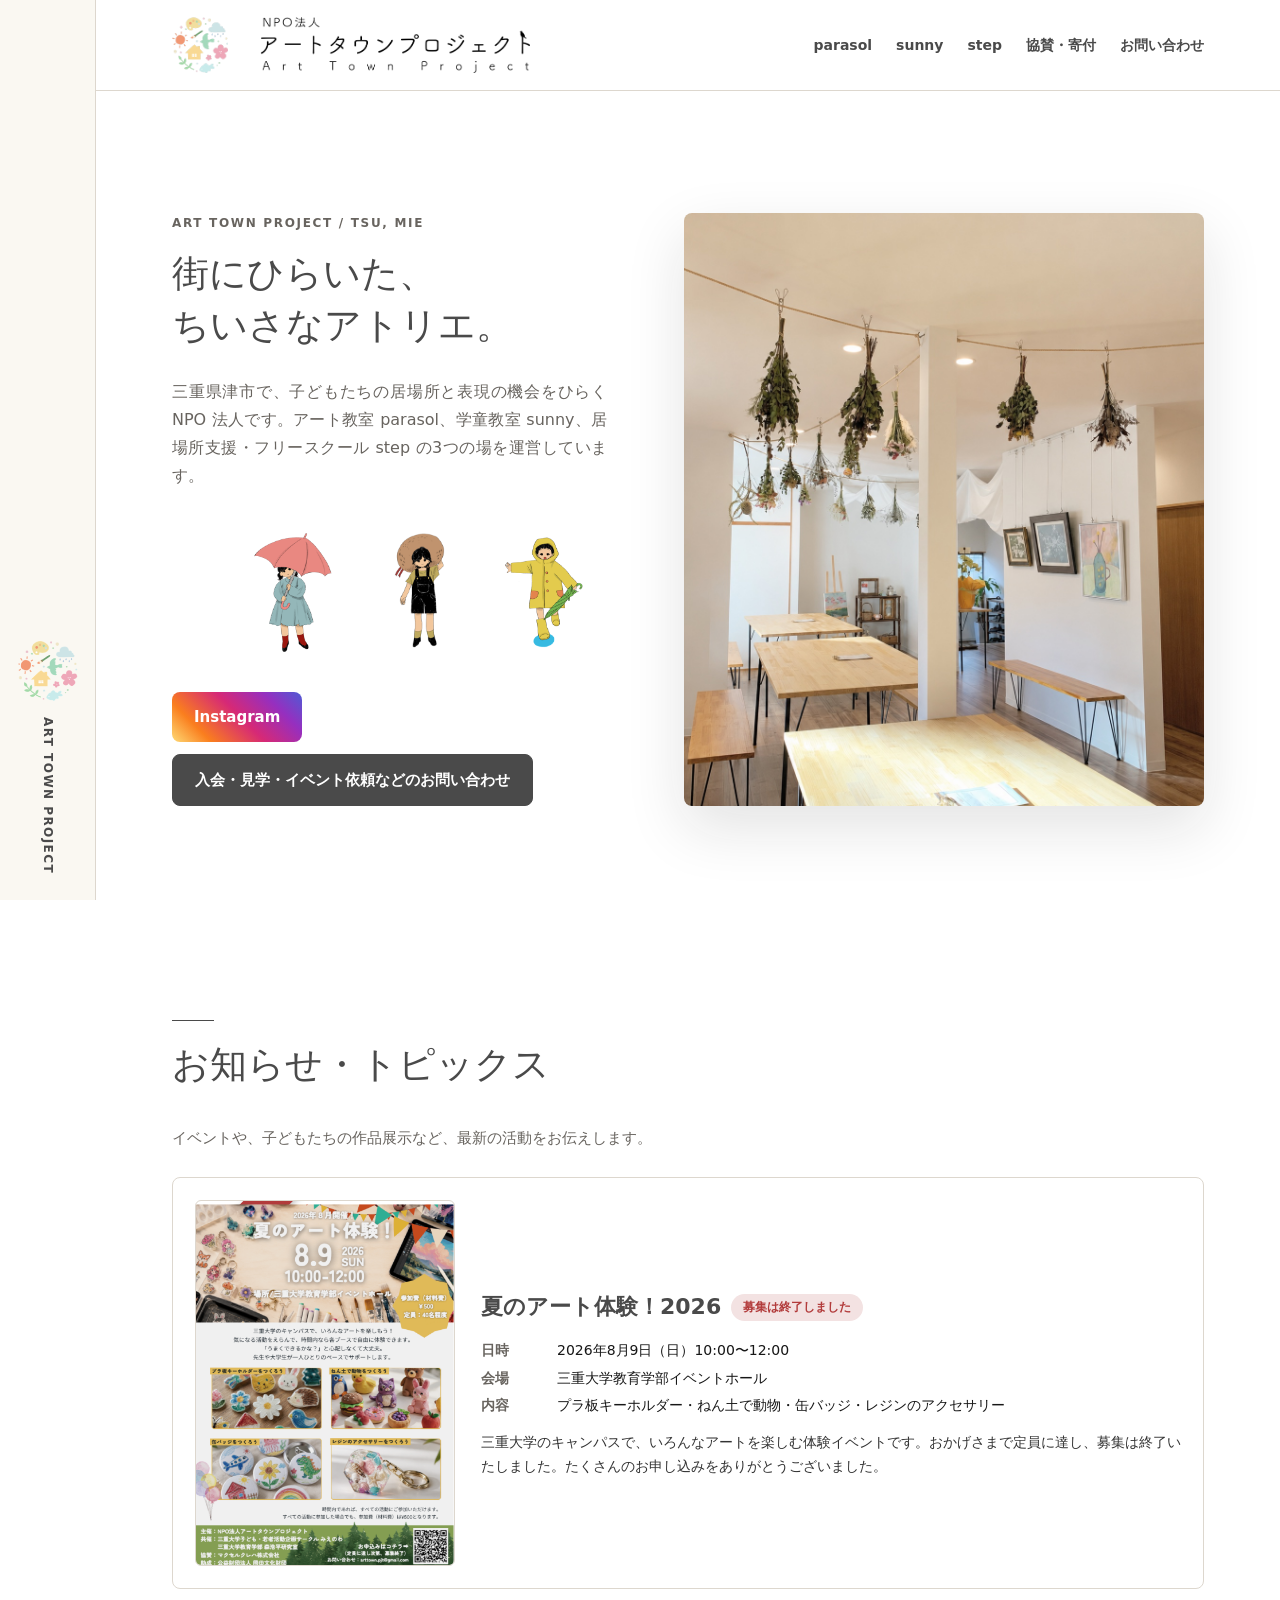
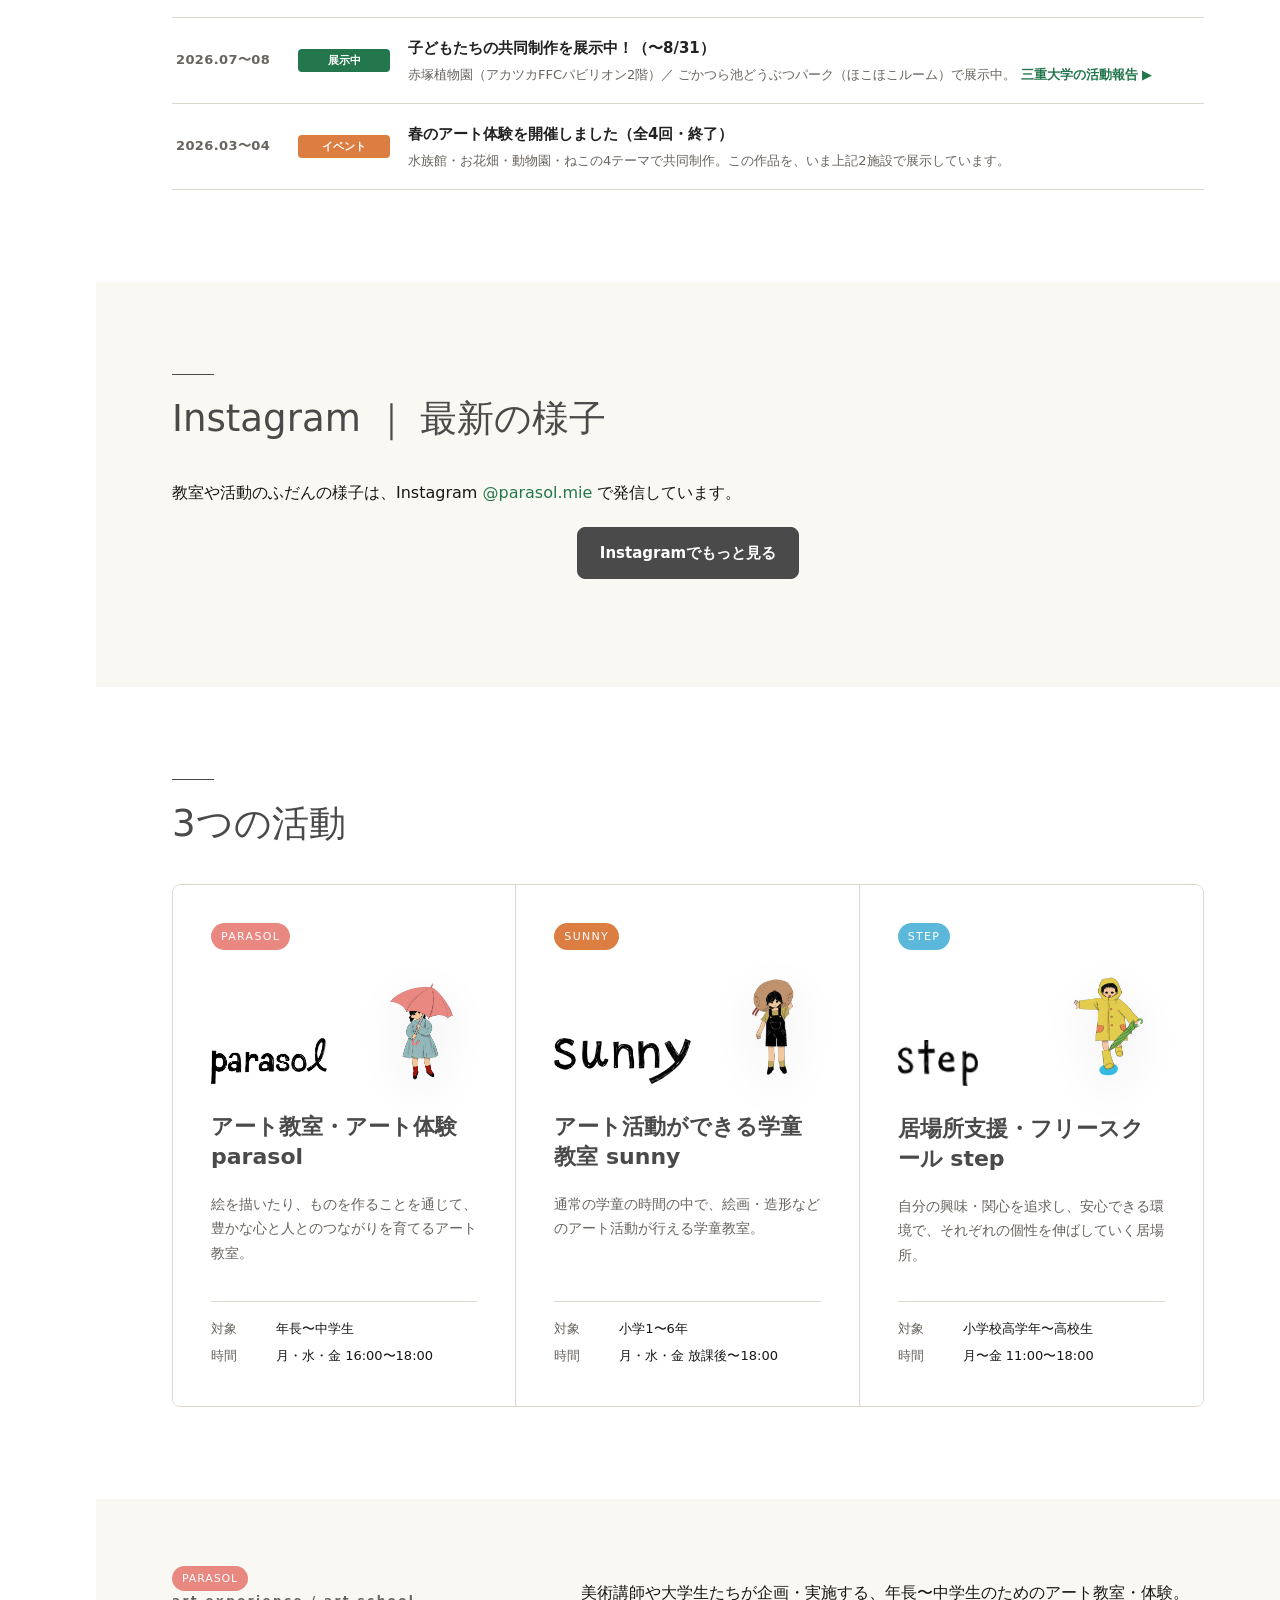
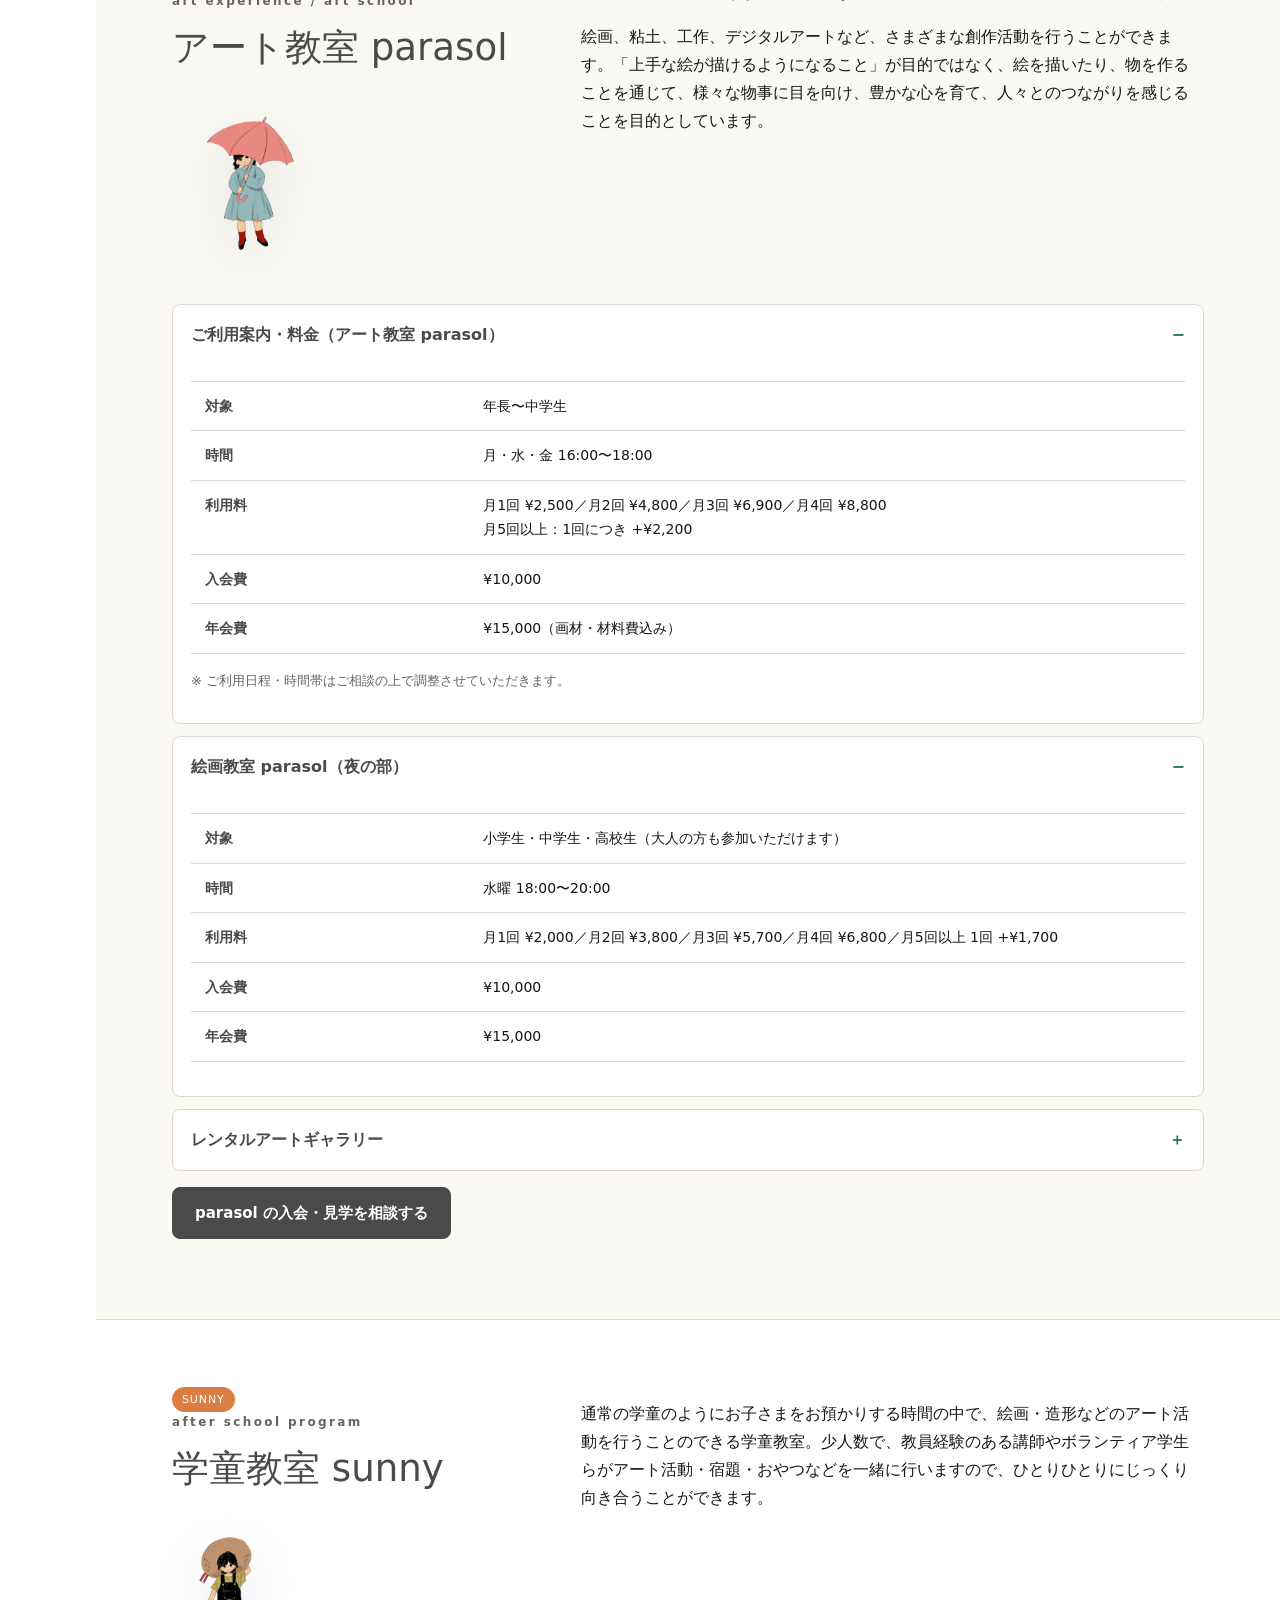
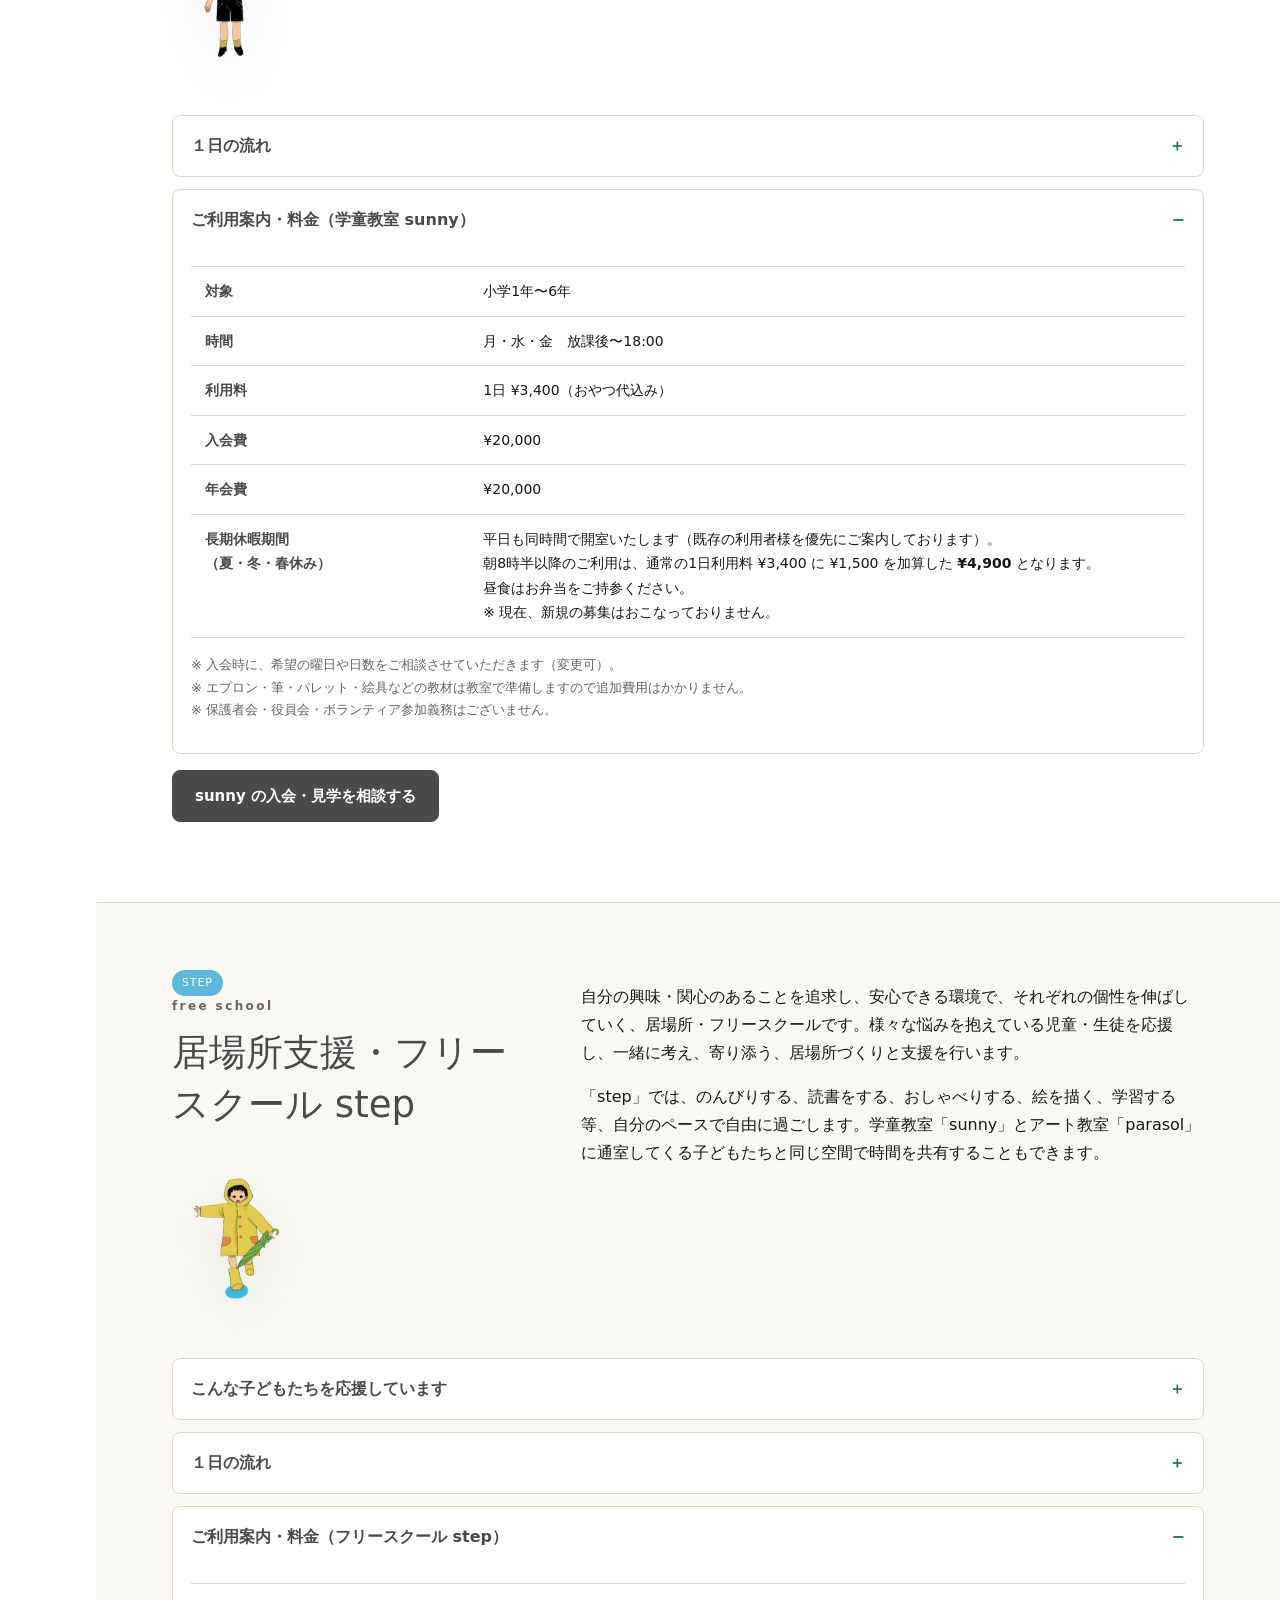
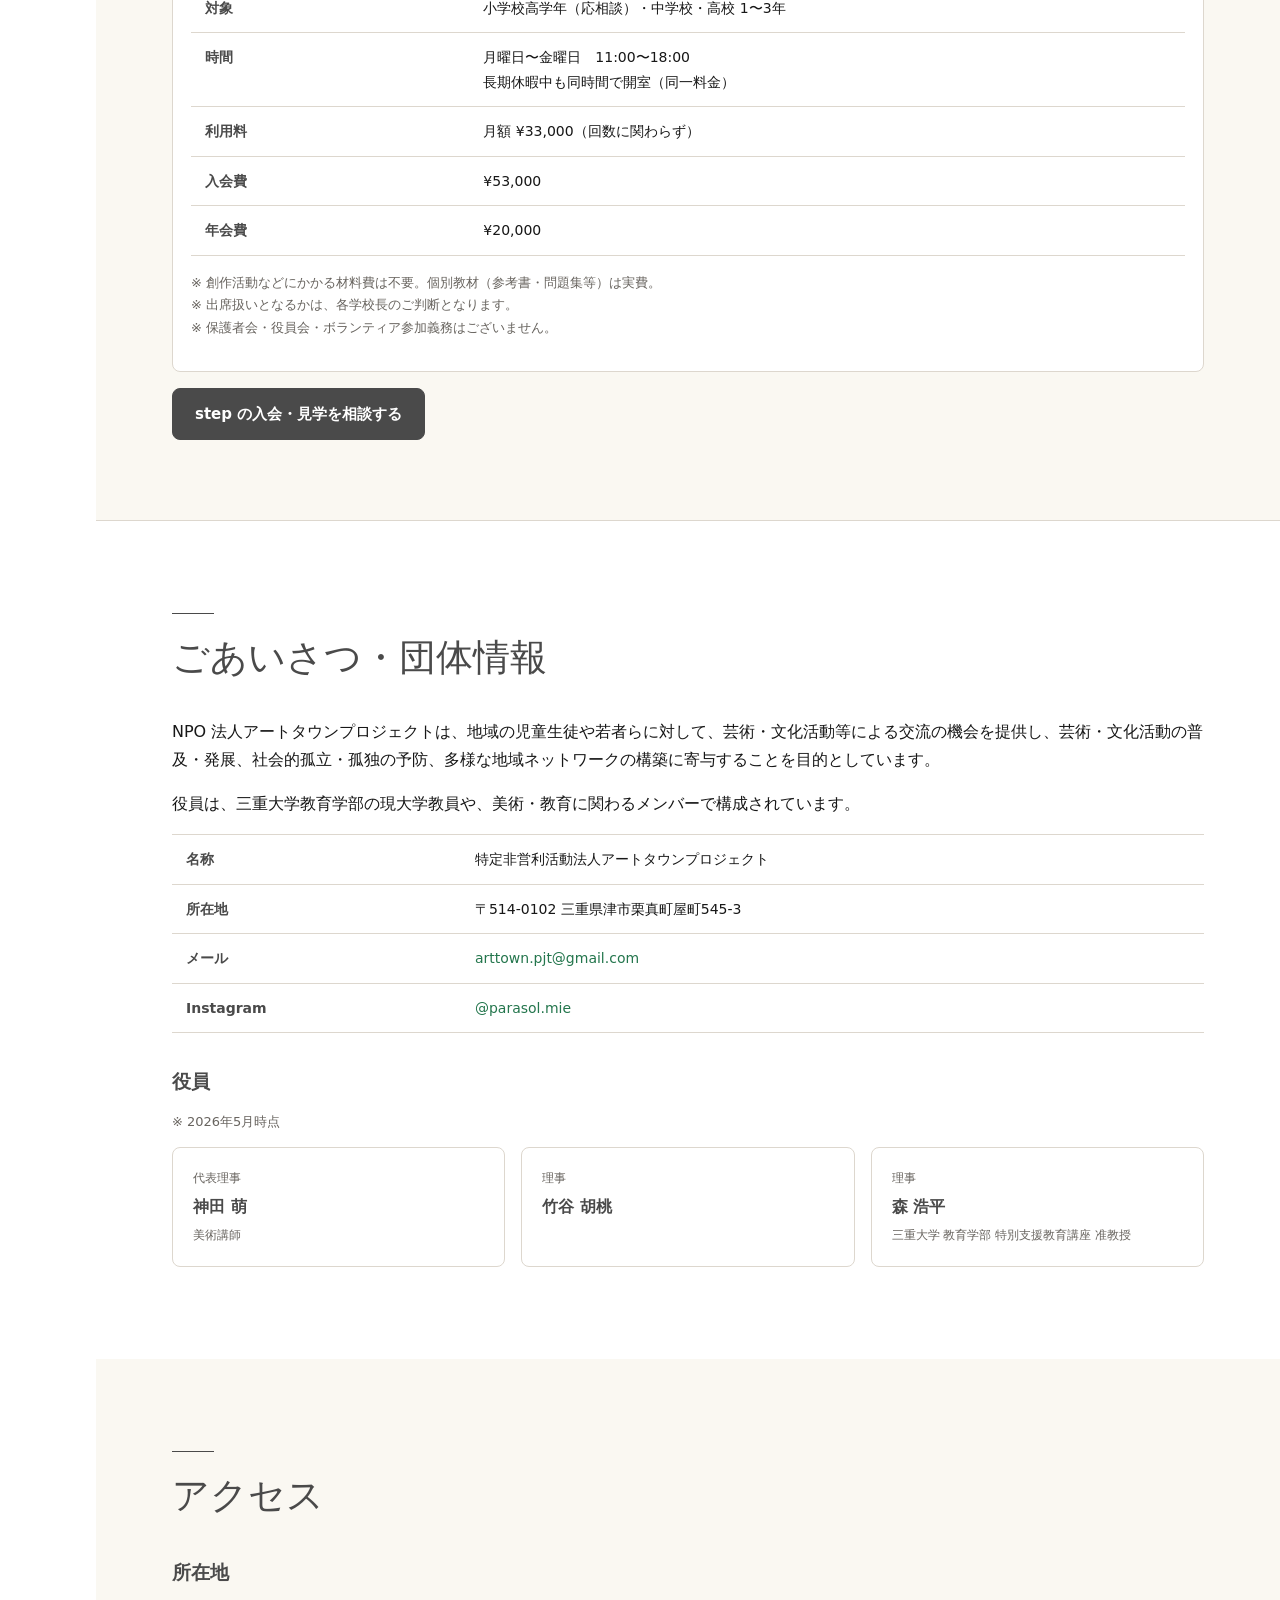
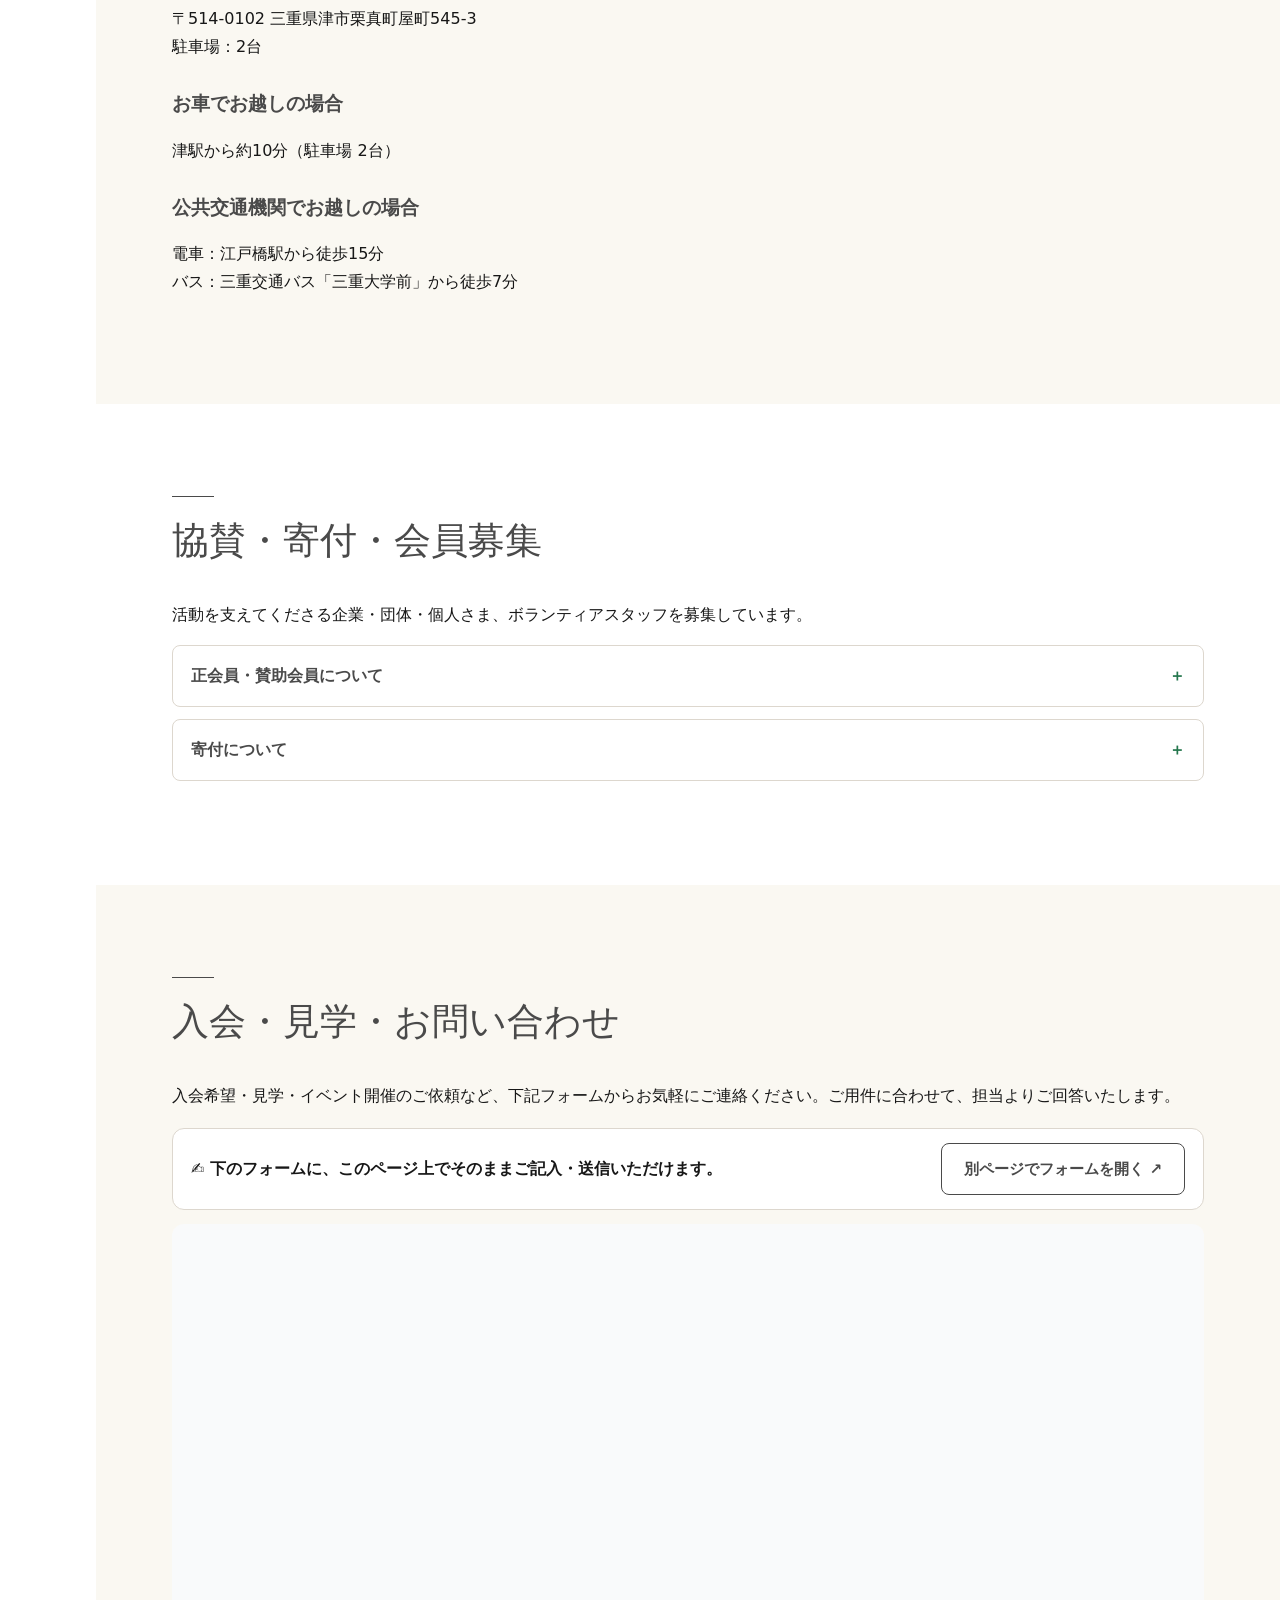
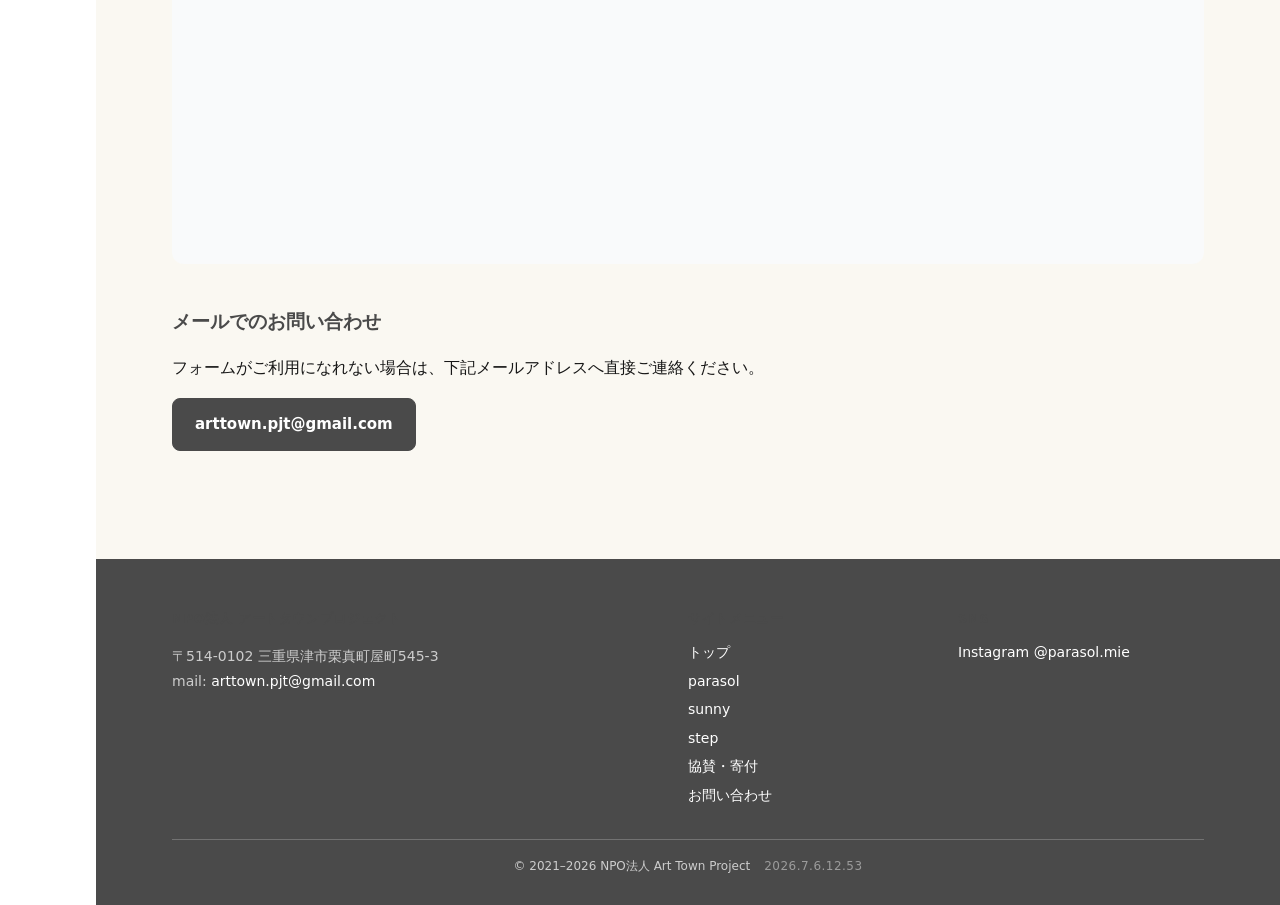
<file: blog/index.html>
<!doctype html>
<html lang="ja">
<head>
<meta charset="utf-8">
<meta name="viewport" content="width=device-width, initial-scale=1.0">
<title>NPO法人アートタウンプロジェクト｜津市</title>
<link rel="canonical" href="https://arttownpjt.net/">
<meta http-equiv="refresh" content="0; url=/#instagram">
<script>location.replace("/#instagram");</script>
<style>body{font-family:system-ui,sans-serif;padding:40px;color:#333}</style>
</head>
<body>
<p>このページは移動しました。<a href="/#instagram">NPO法人アートタウンプロジェクト</a> へ移動します。</p>
<!-- Cloudflare Web Analytics --><script type="module" src="https://static.cloudflareinsights.com/beacon.min.js" data-cf-beacon='{"token": "efea973e668840dfaaf47ef0f0e191ca"}'></script><!-- End Cloudflare Web Analytics -->
</body>
</html>
</file>
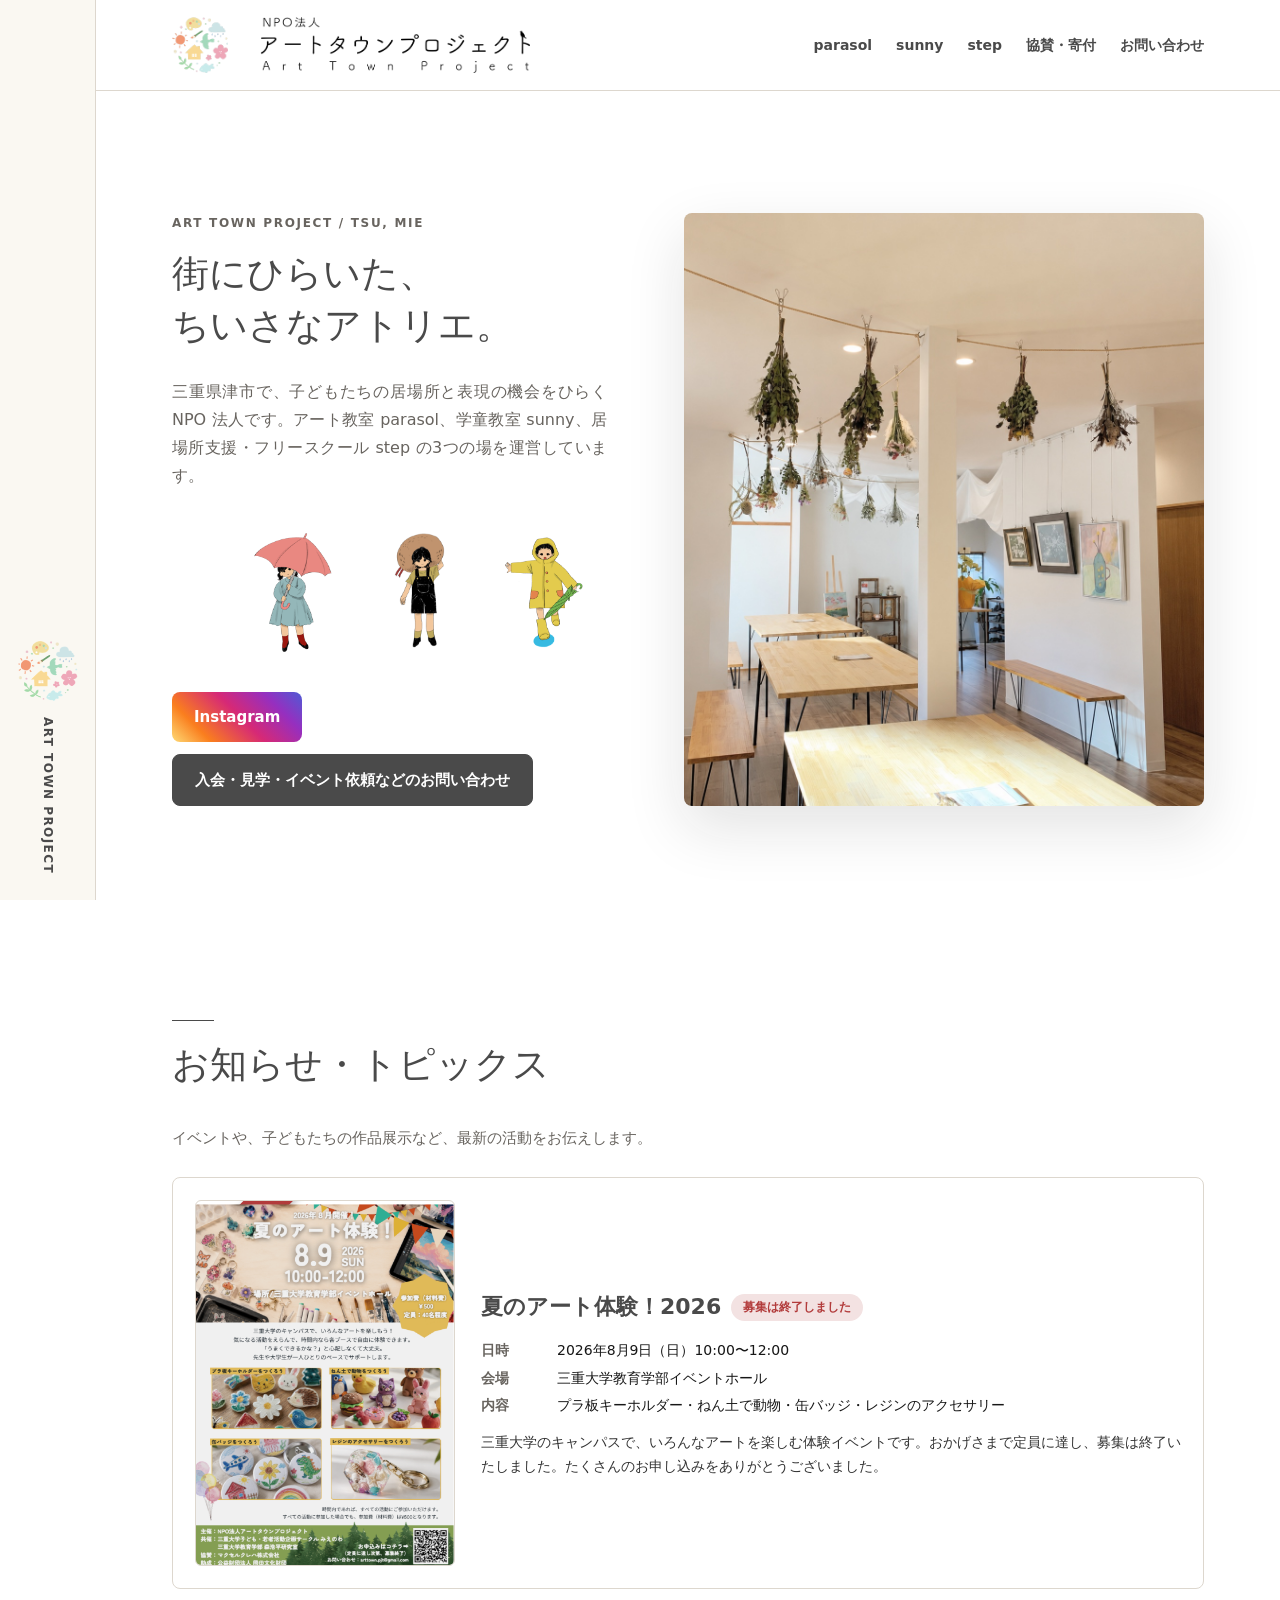
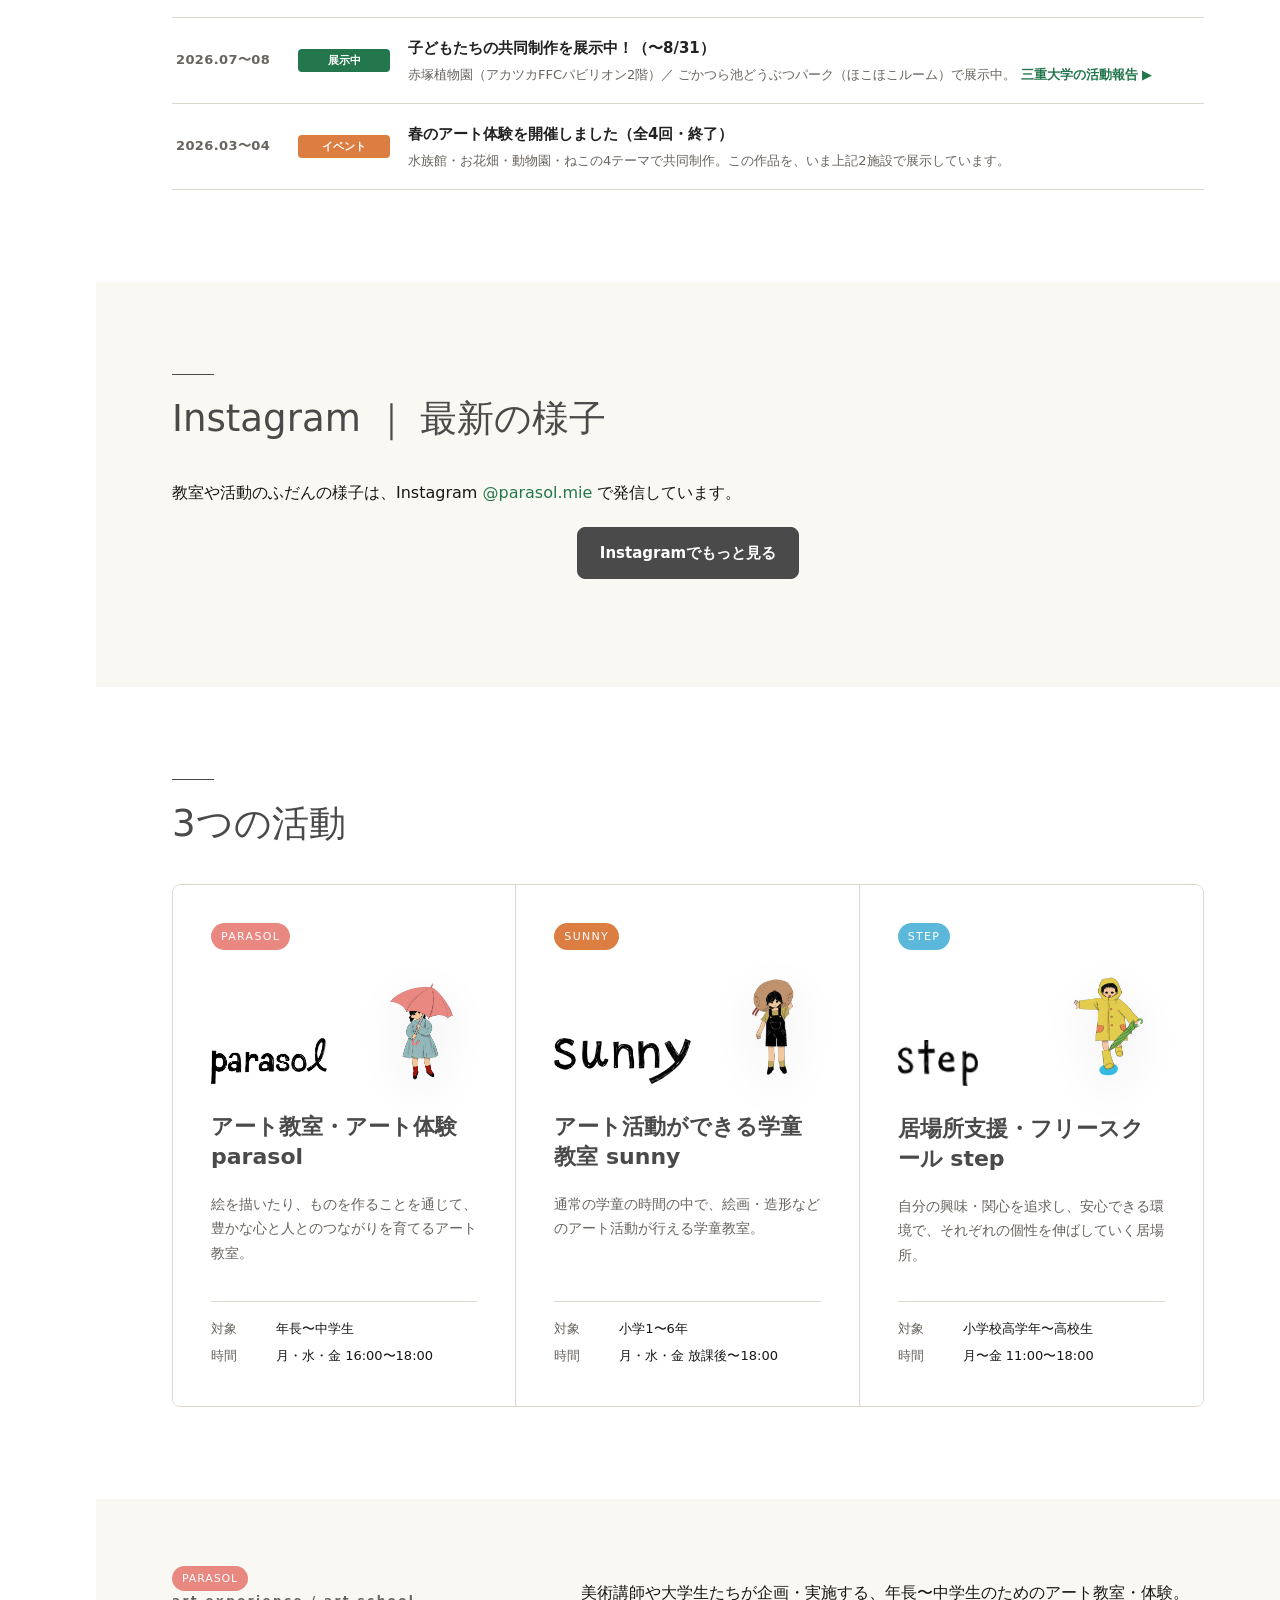
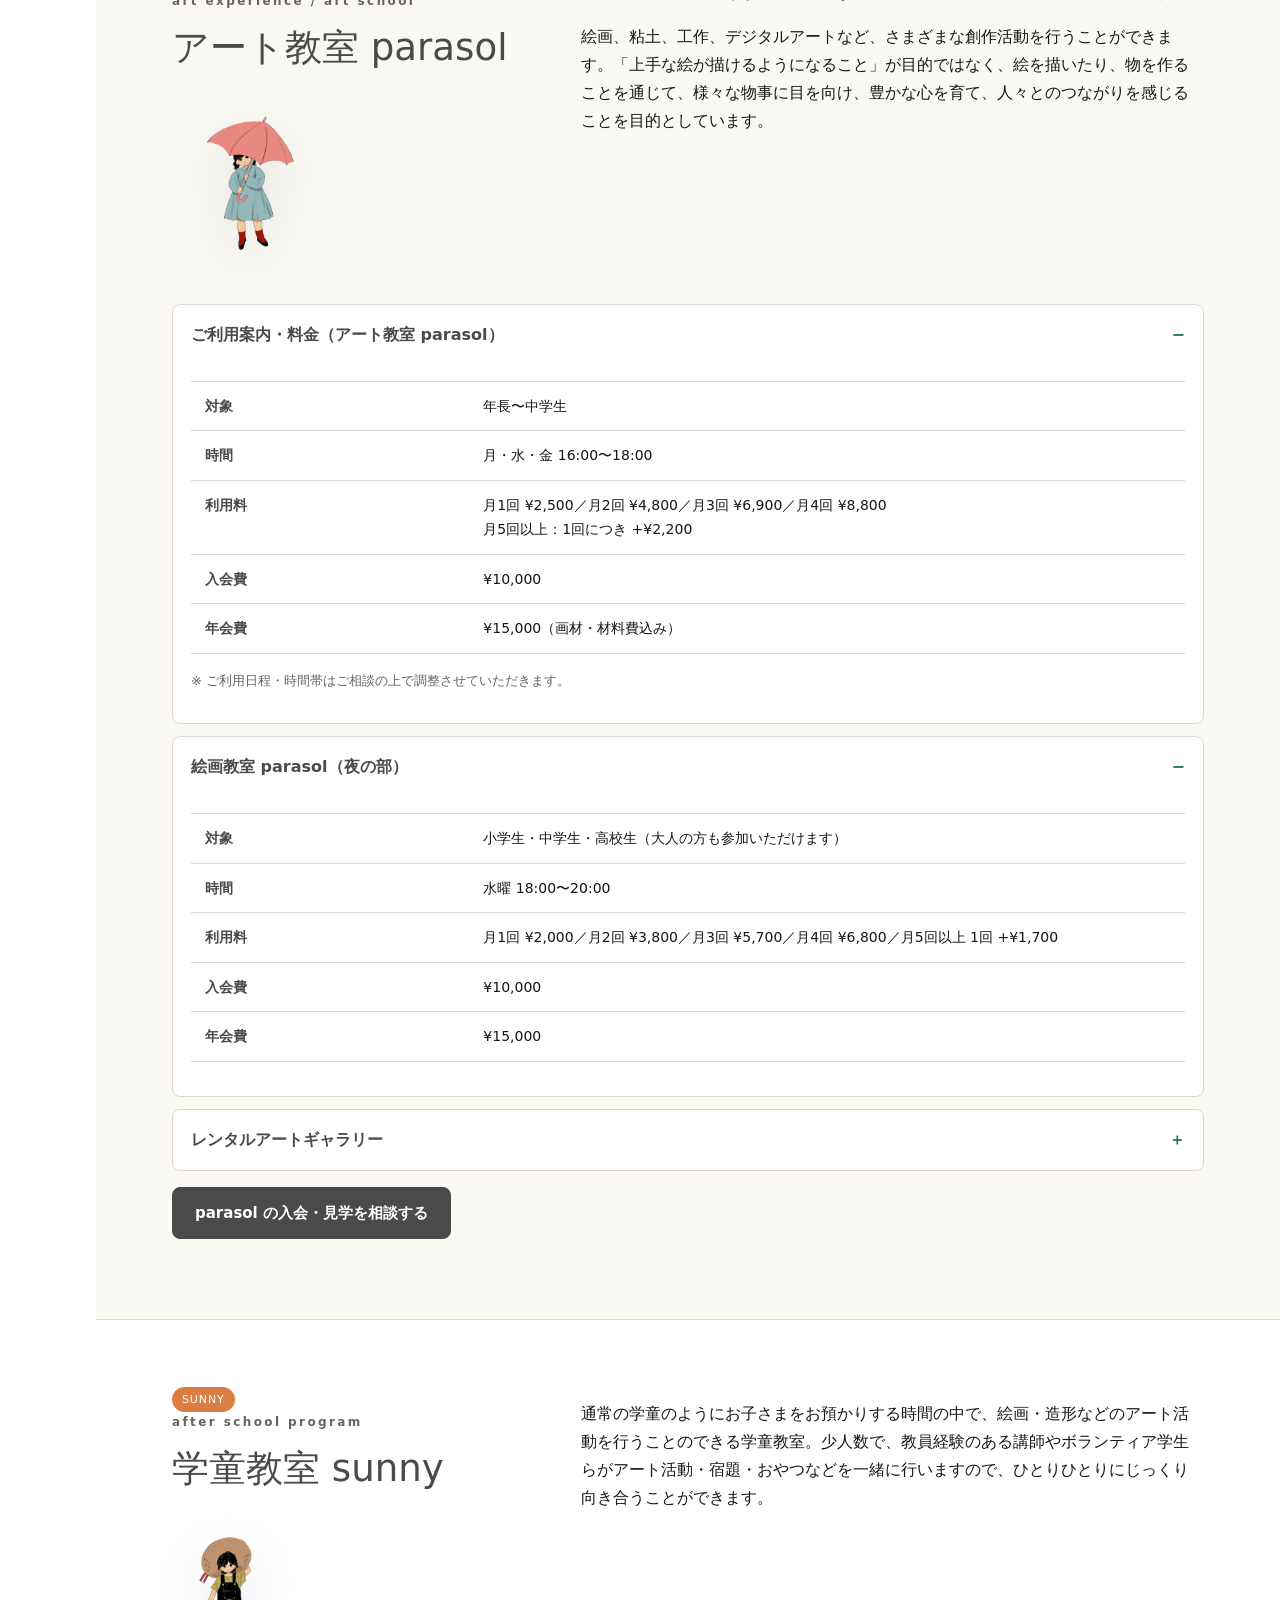
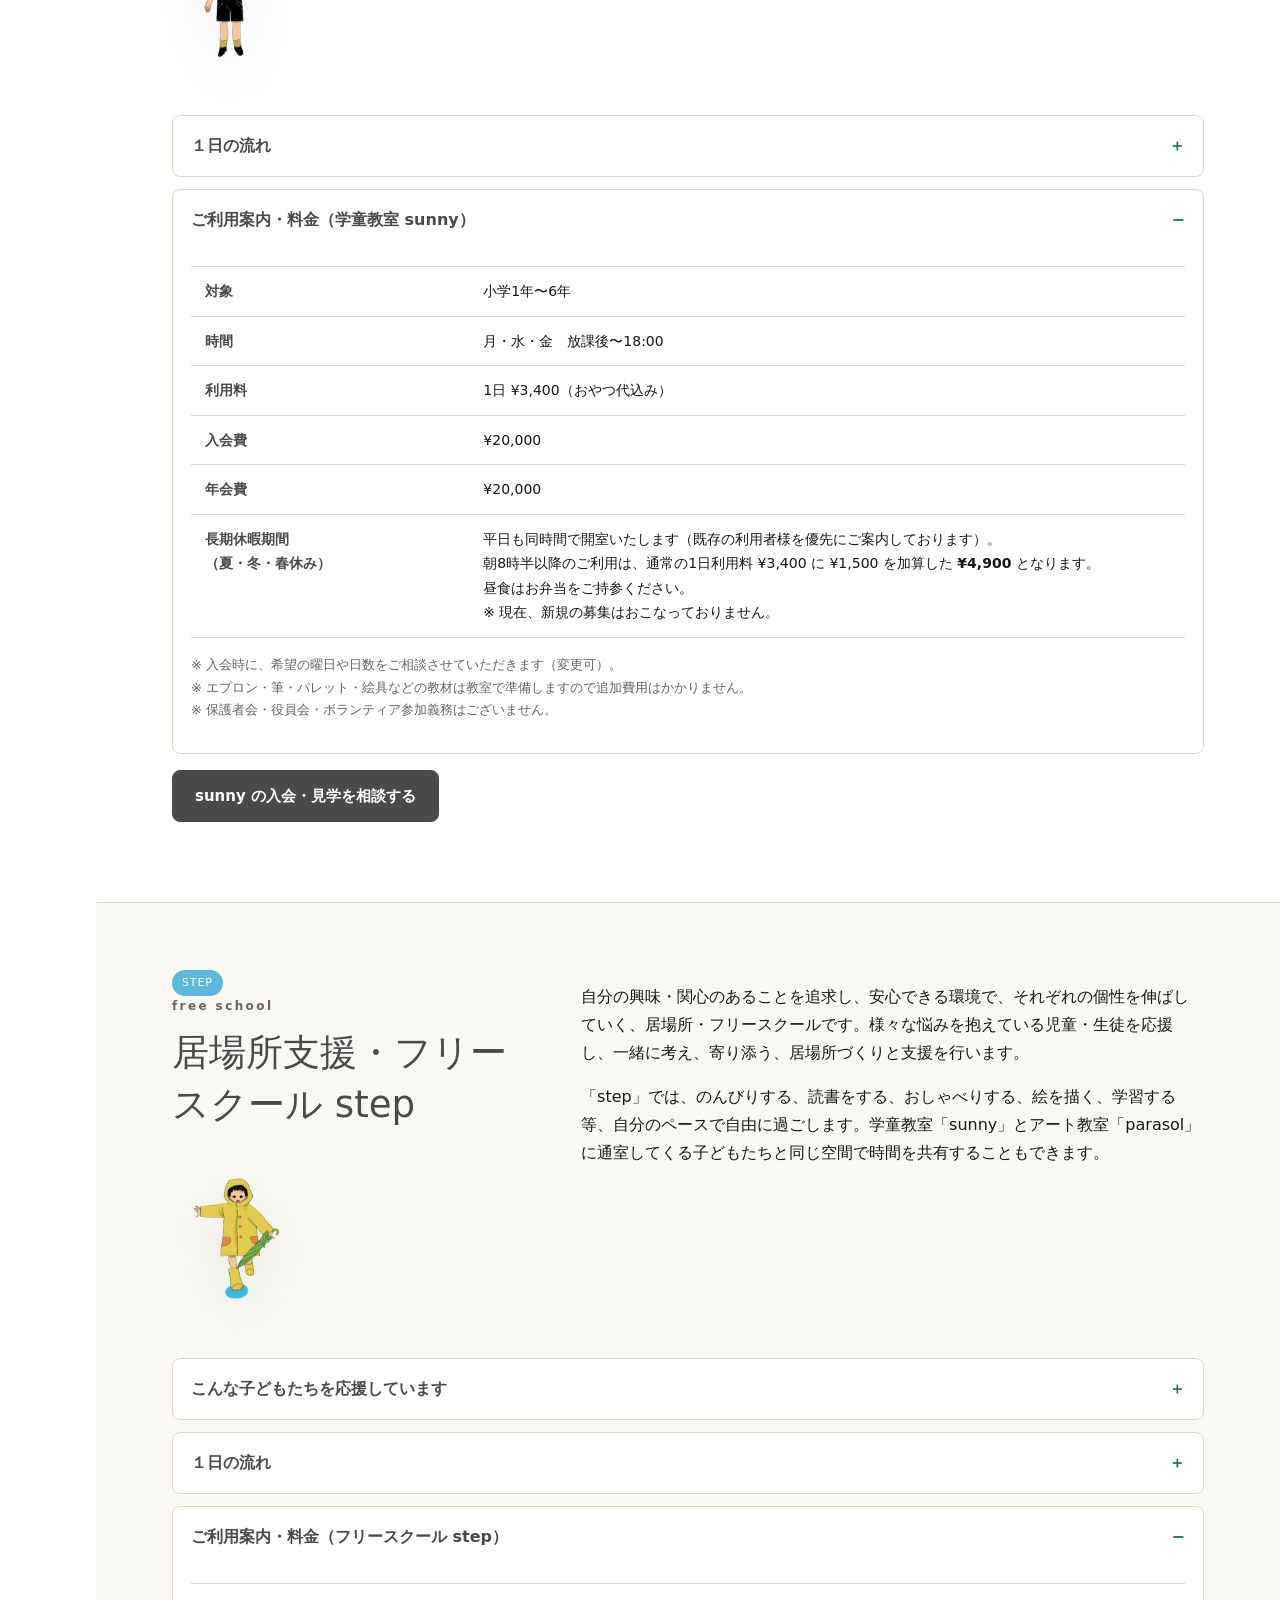
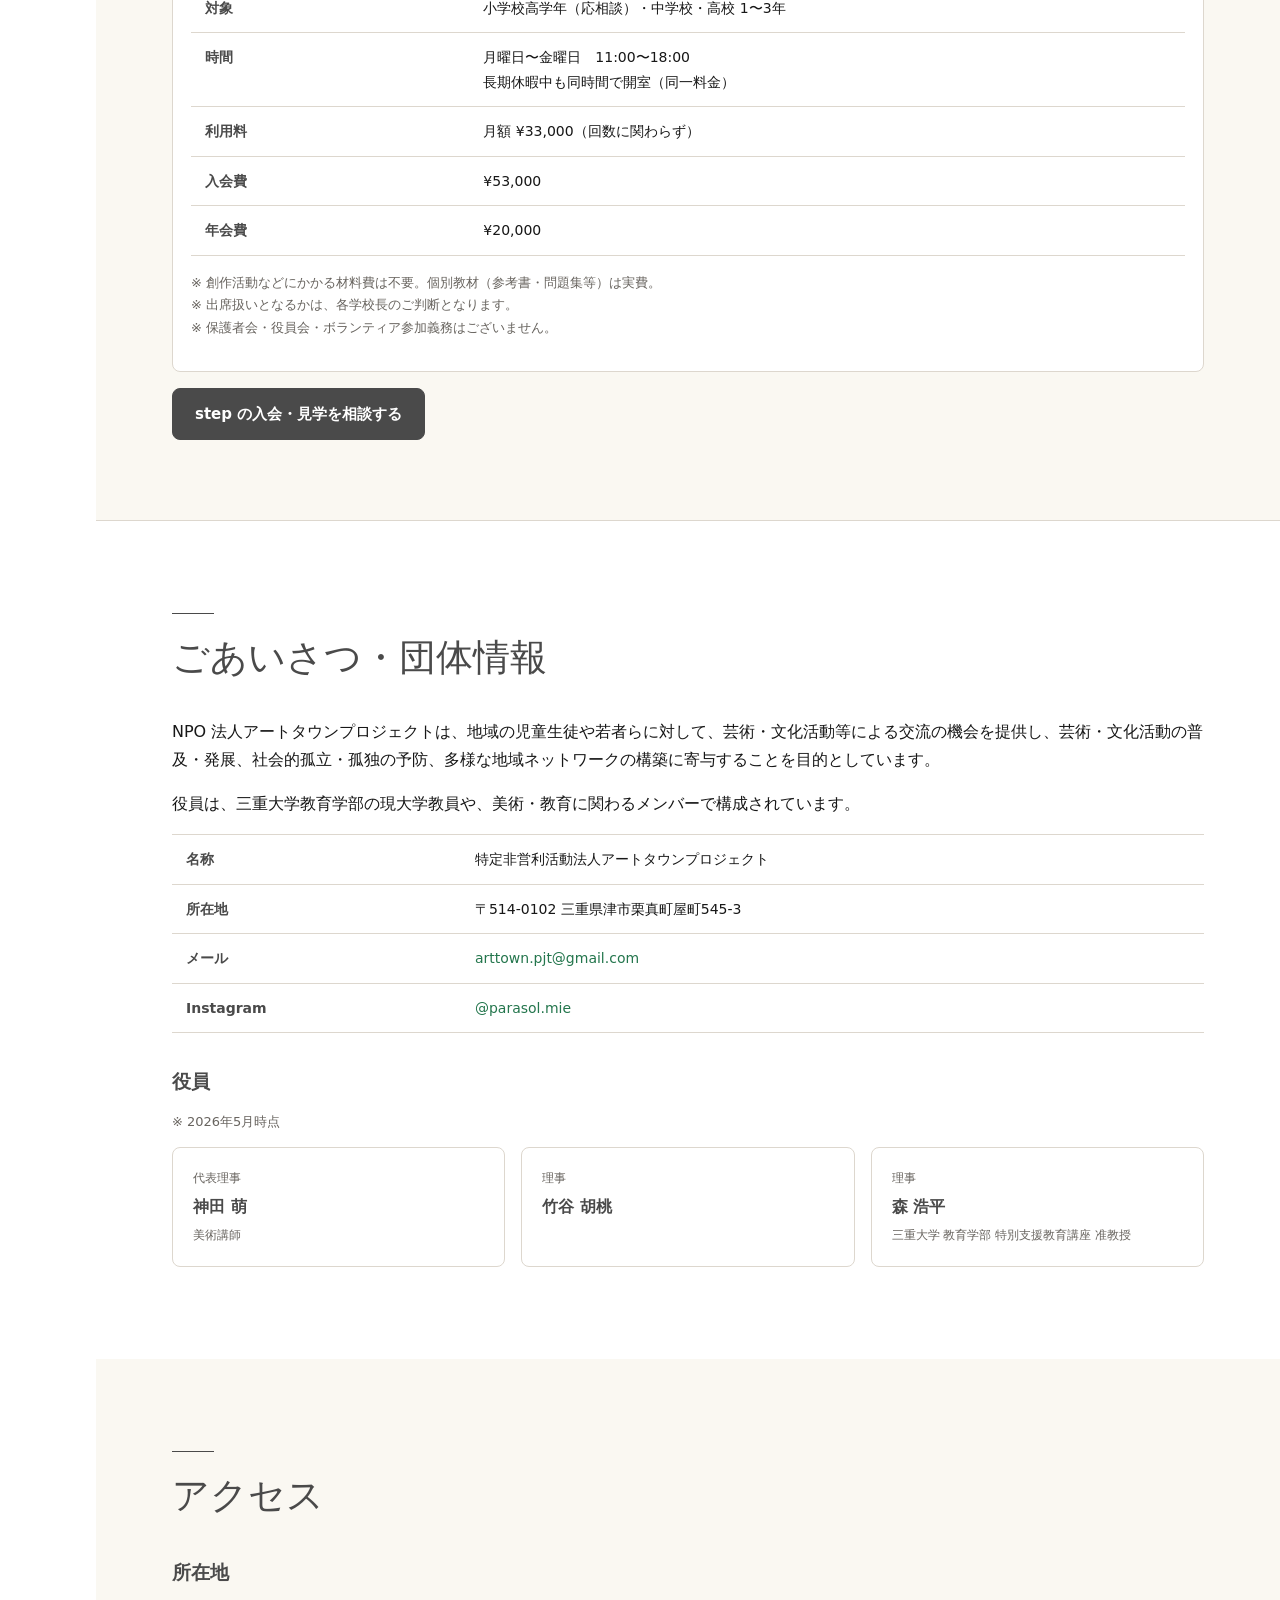
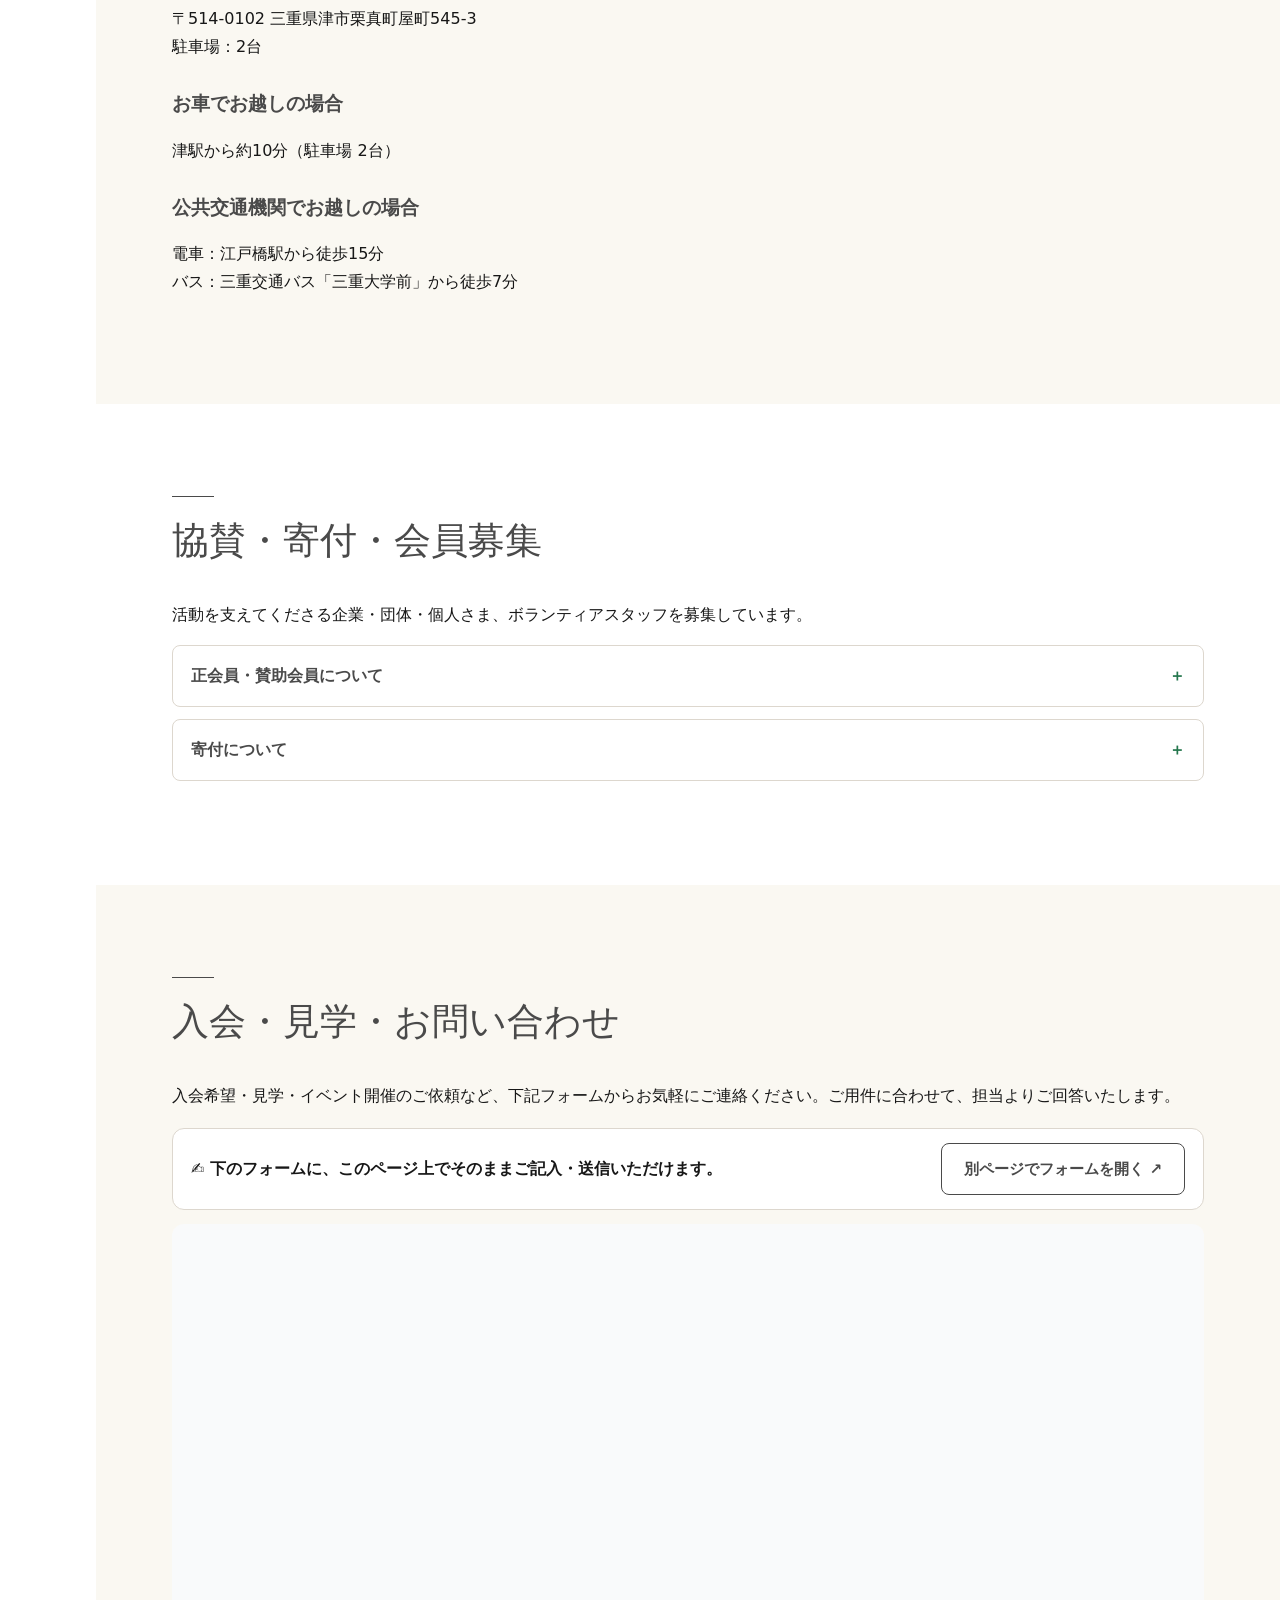
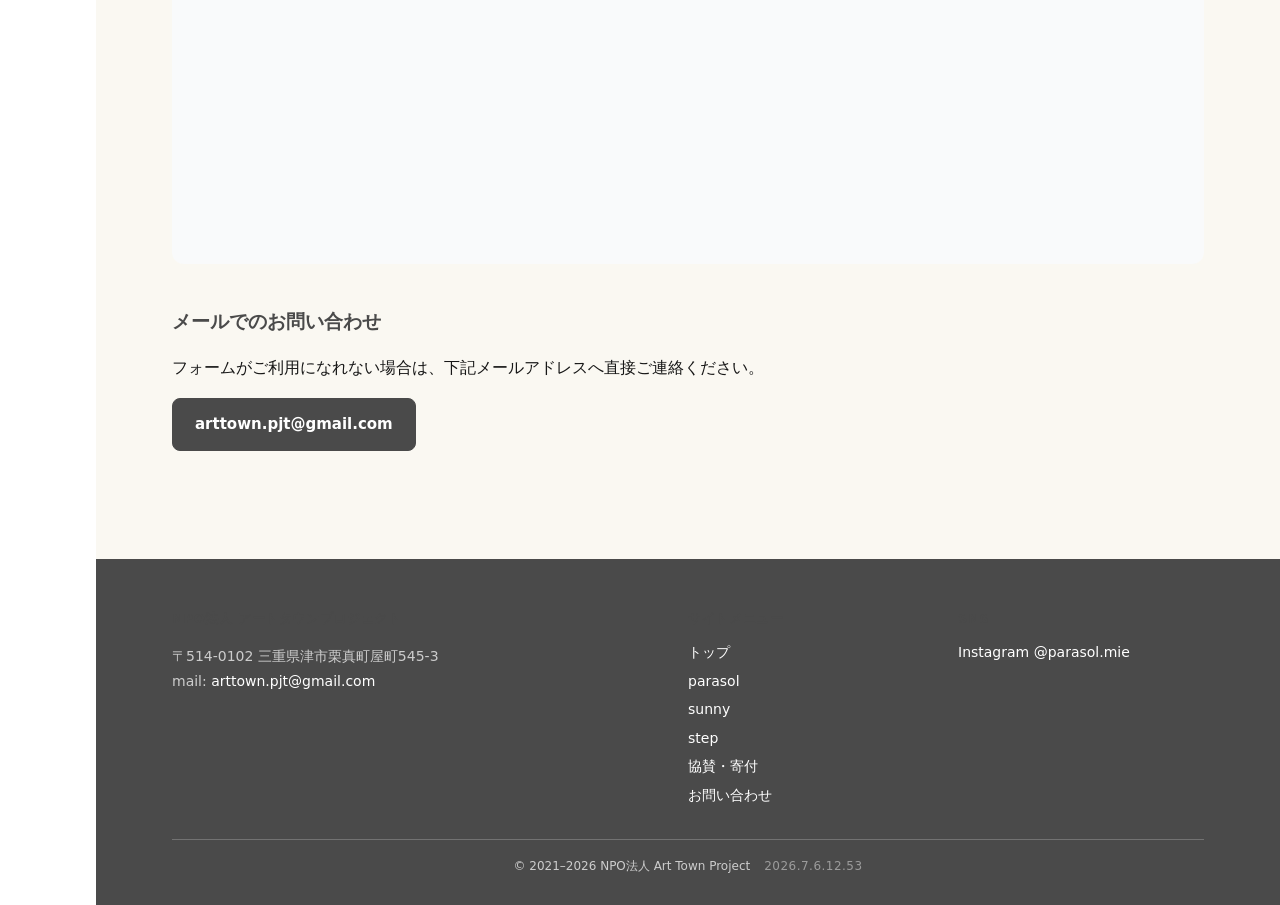
<file: contact/index.html>
<!doctype html>
<html lang="ja">
<head>
<meta charset="utf-8">
<meta name="viewport" content="width=device-width, initial-scale=1.0">
<title>NPO法人アートタウンプロジェクト｜津市</title>
<link rel="canonical" href="https://arttownpjt.net/">
<meta http-equiv="refresh" content="0; url=/#contact">
<script>location.replace("/#contact");</script>
<style>body{font-family:system-ui,sans-serif;padding:40px;color:#333}</style>
</head>
<body>
<p>このページは移動しました。<a href="/#contact">NPO法人アートタウンプロジェクト</a> へ移動します。</p>
<!-- Cloudflare Web Analytics --><script type="module" src="https://static.cloudflareinsights.com/beacon.min.js" data-cf-beacon='{"token": "efea973e668840dfaaf47ef0f0e191ca"}'></script><!-- End Cloudflare Web Analytics -->
</body>
</html>
</file>
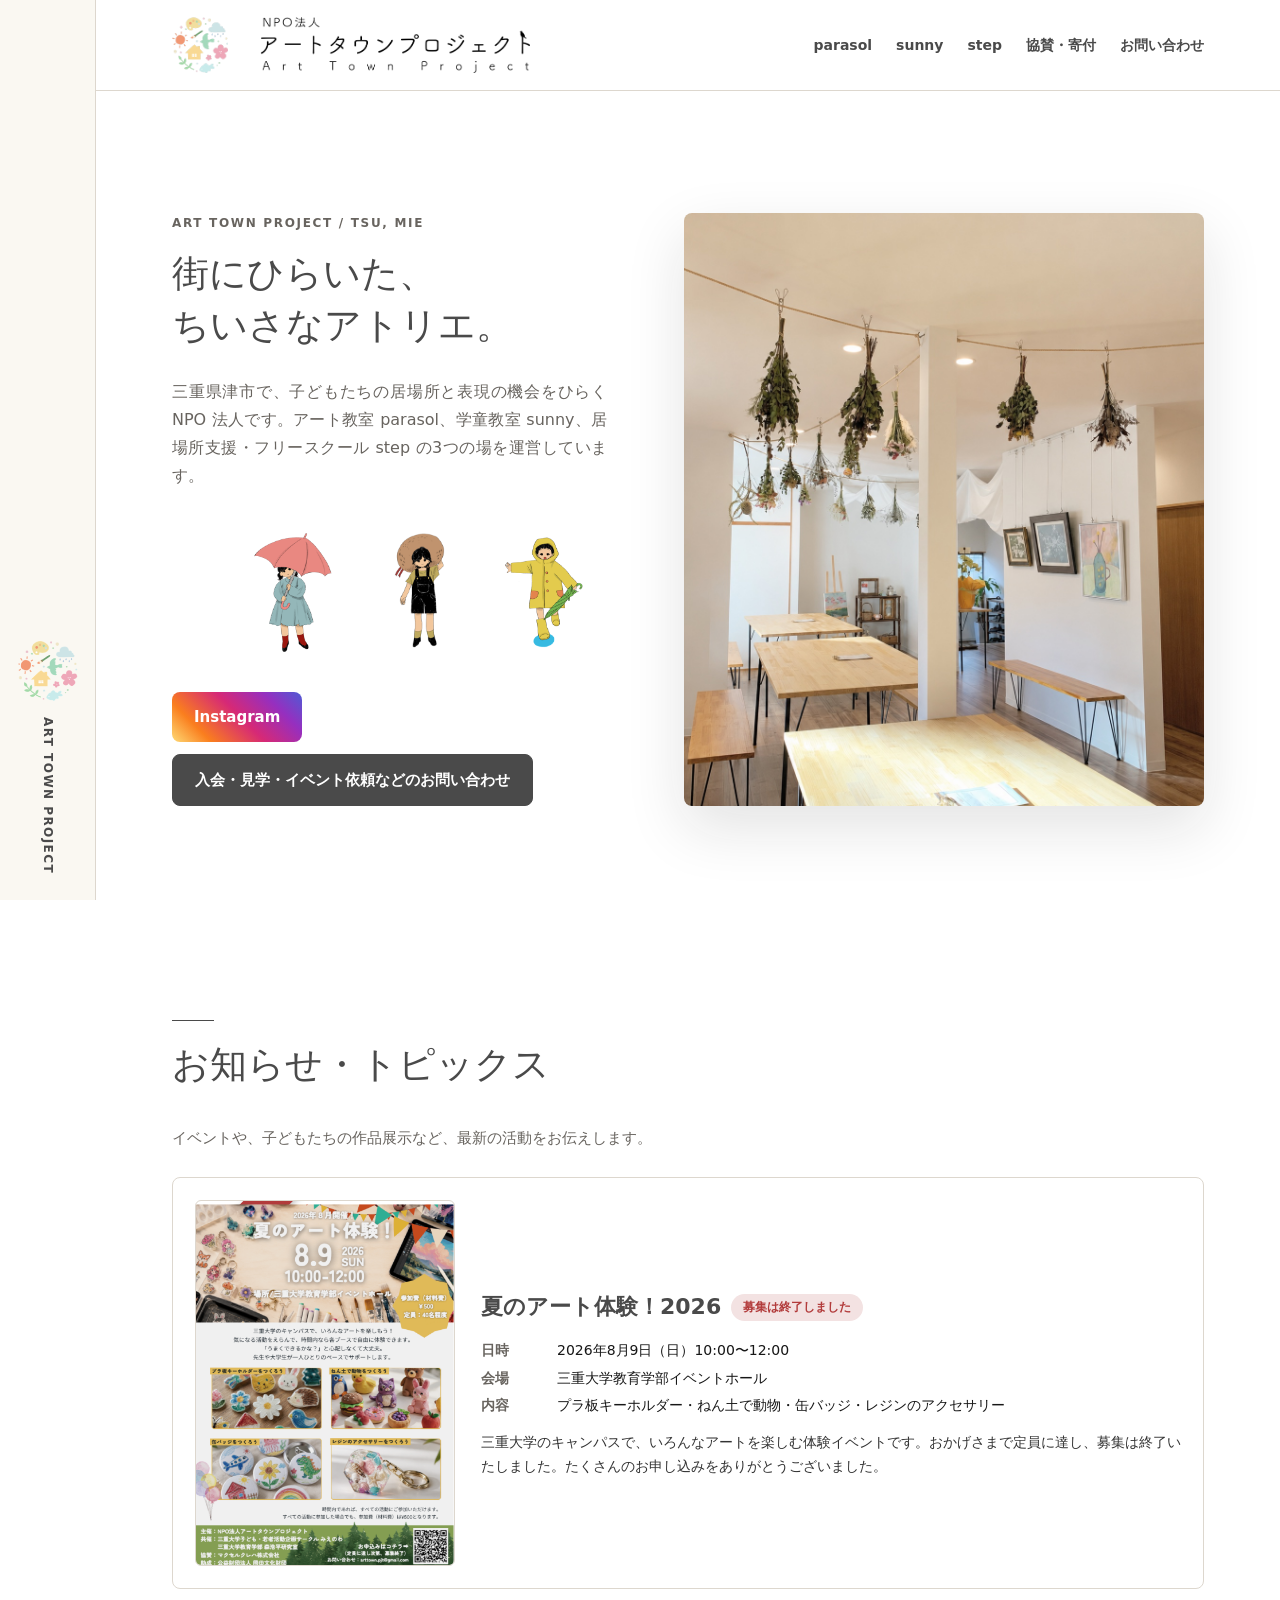
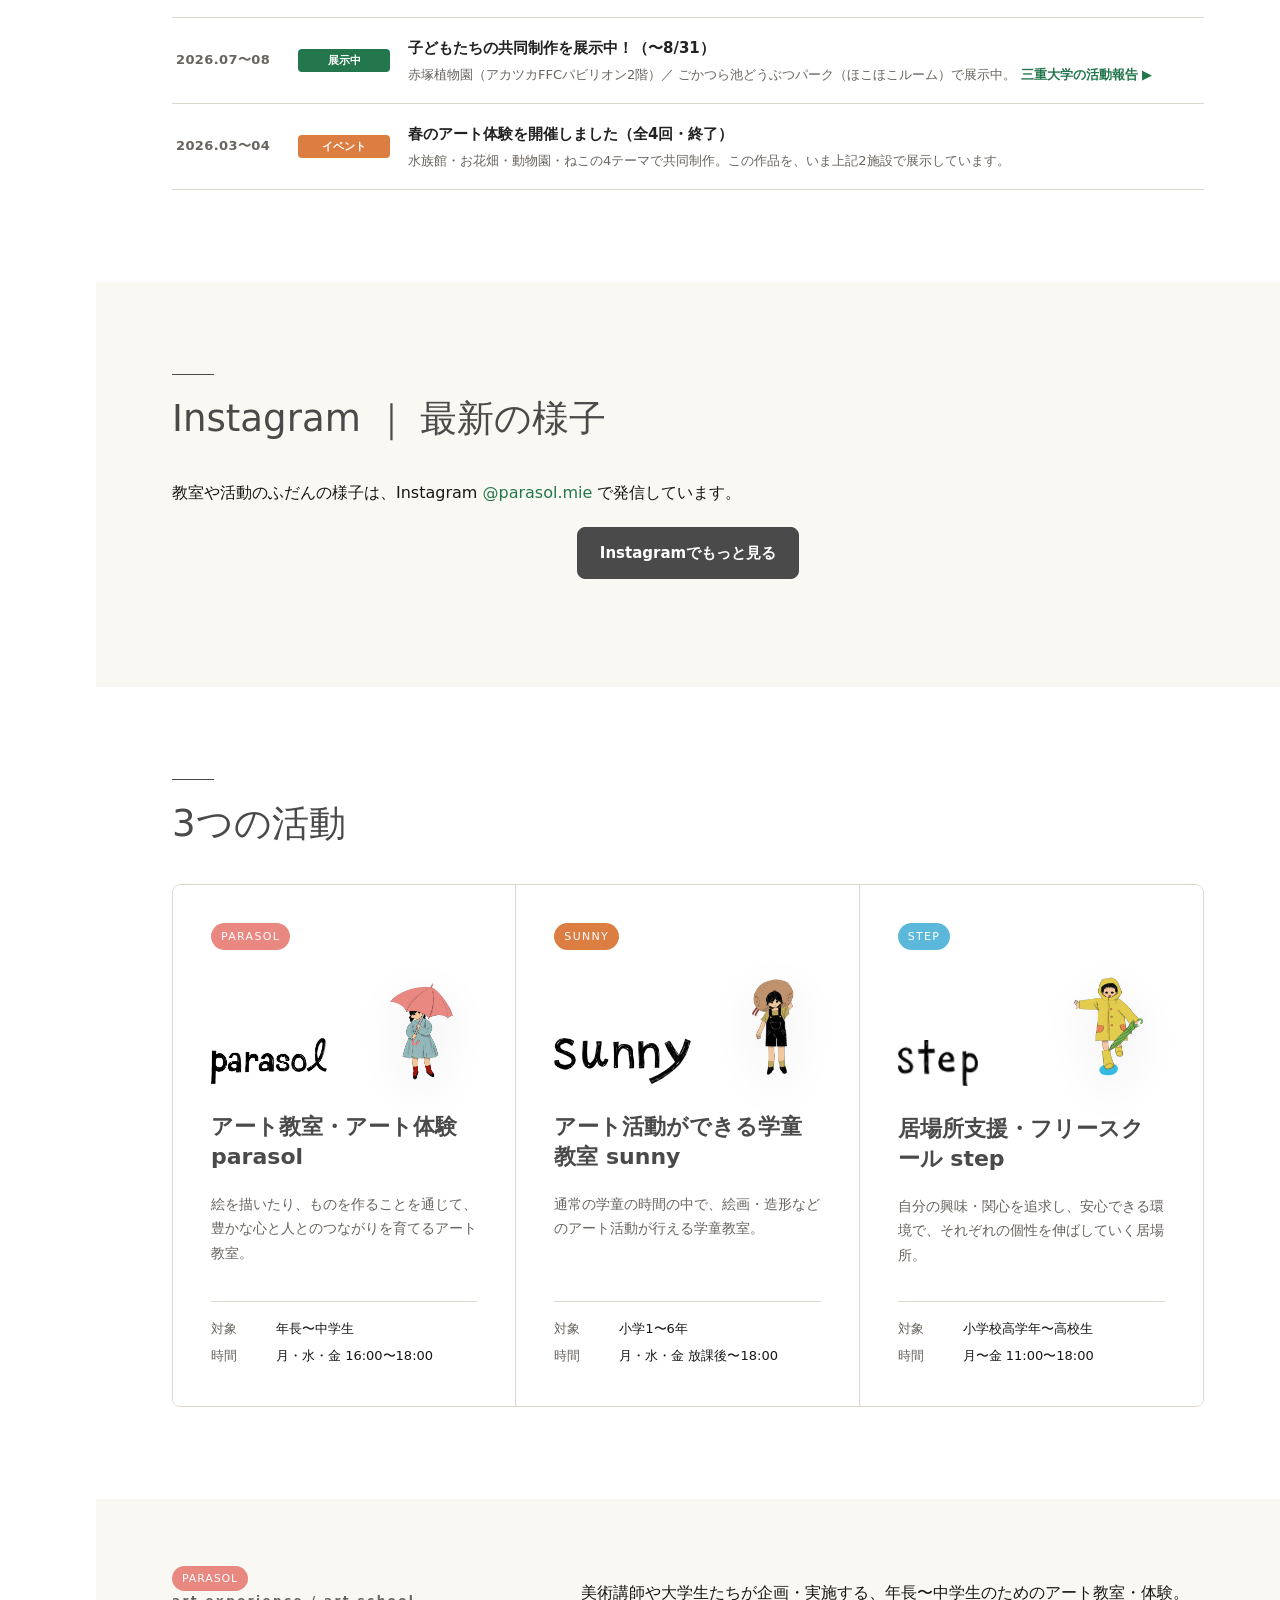
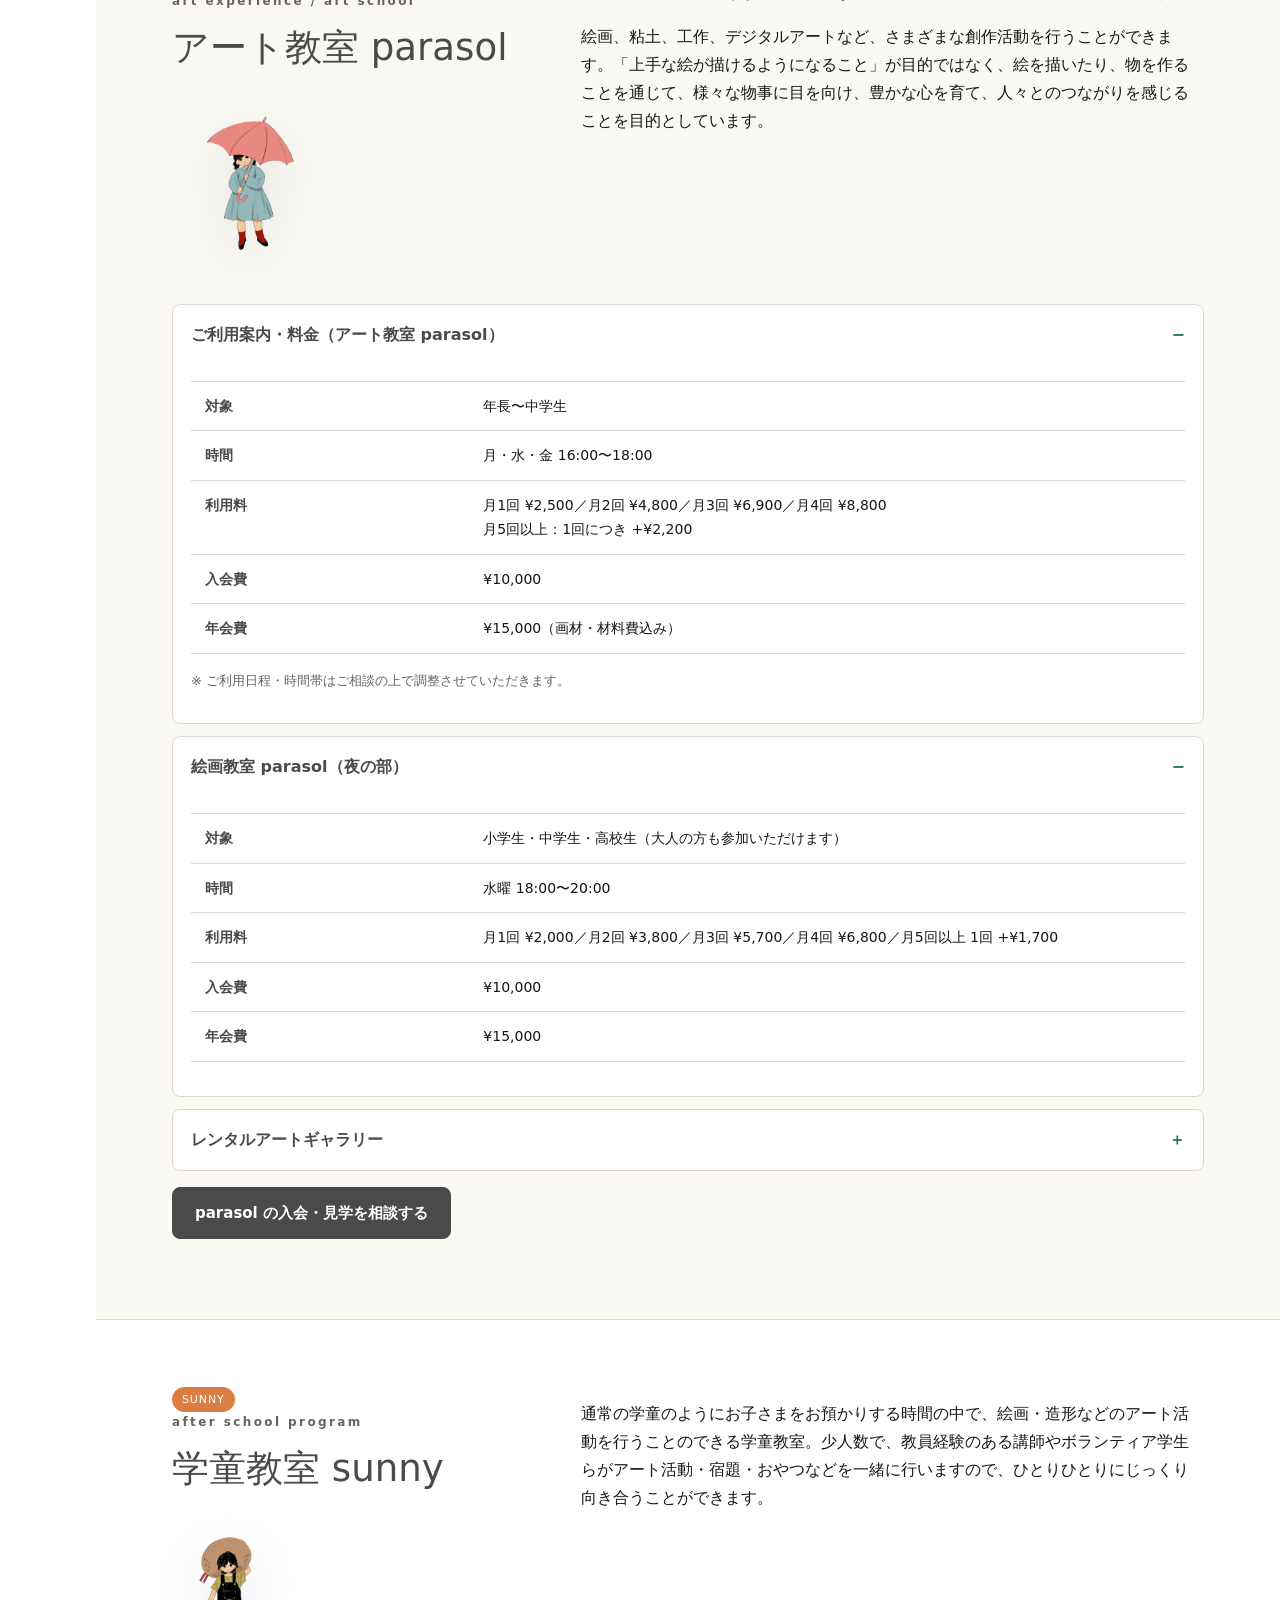
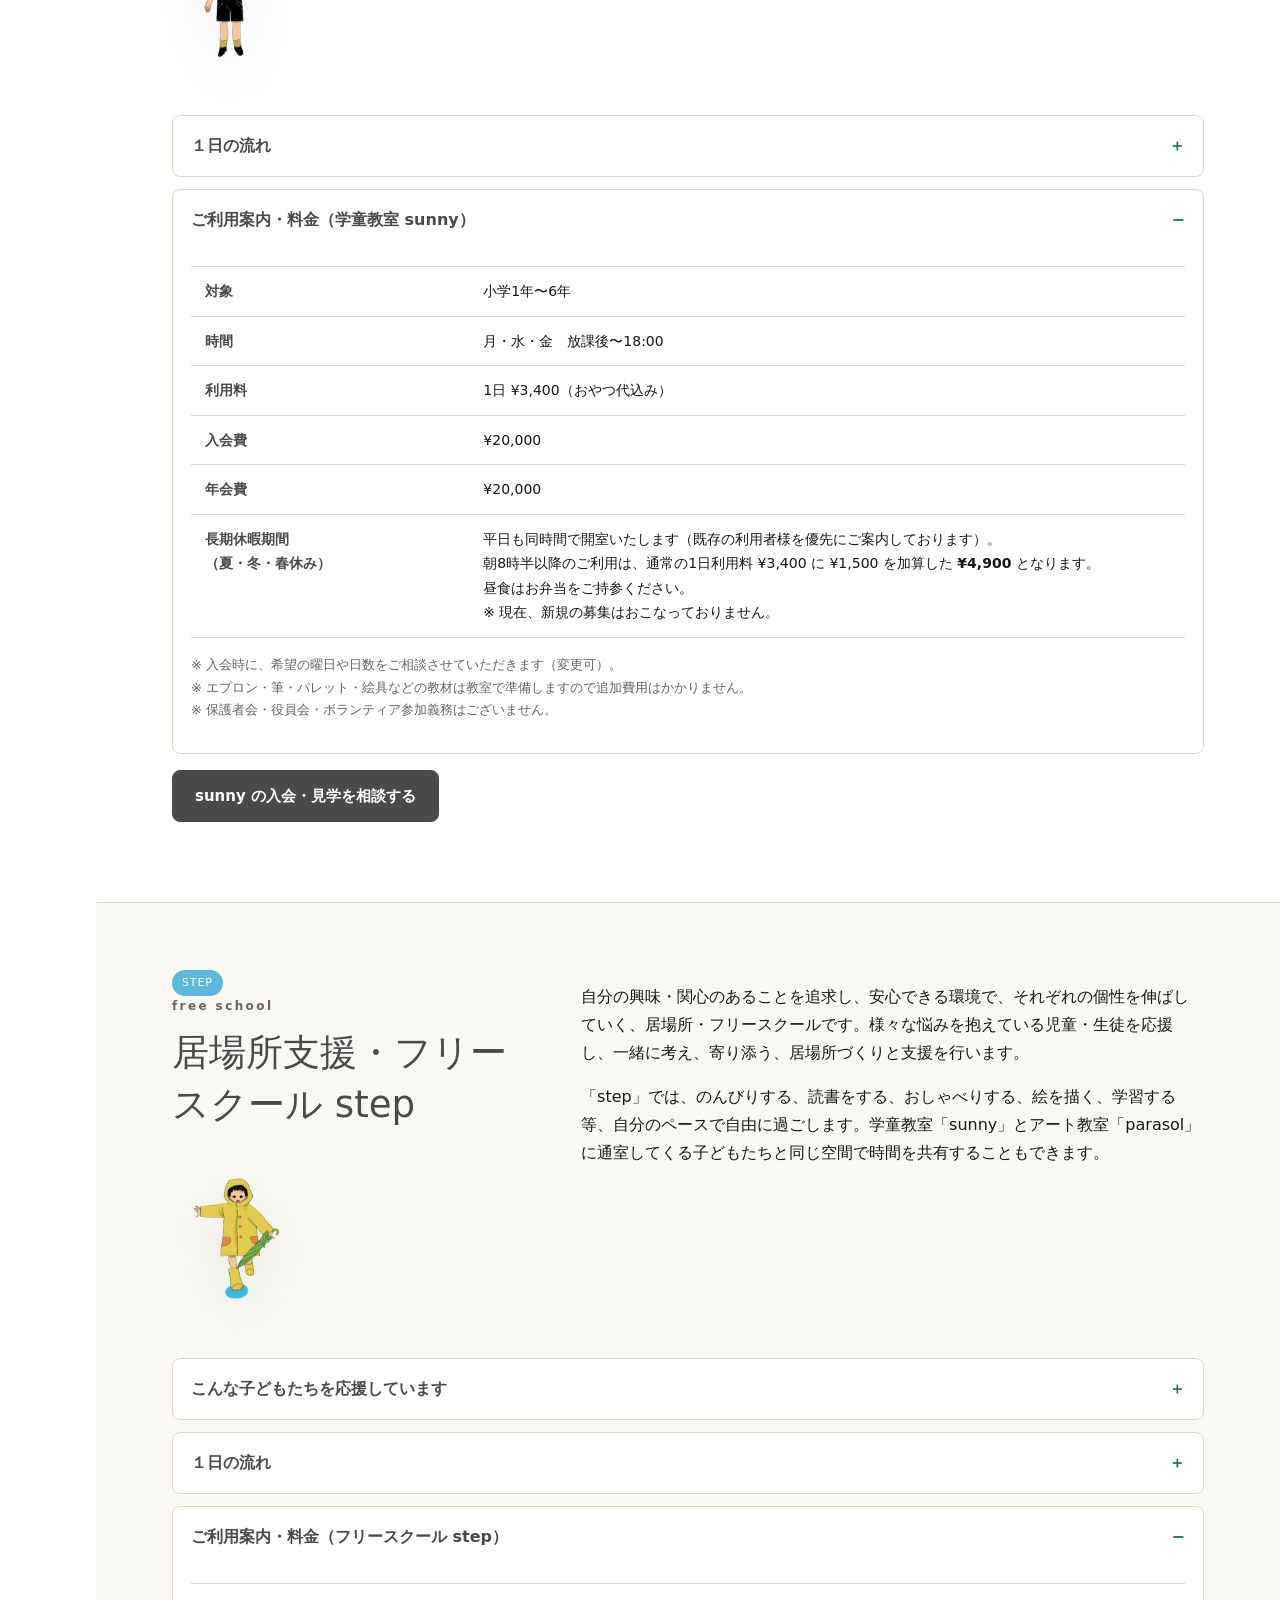
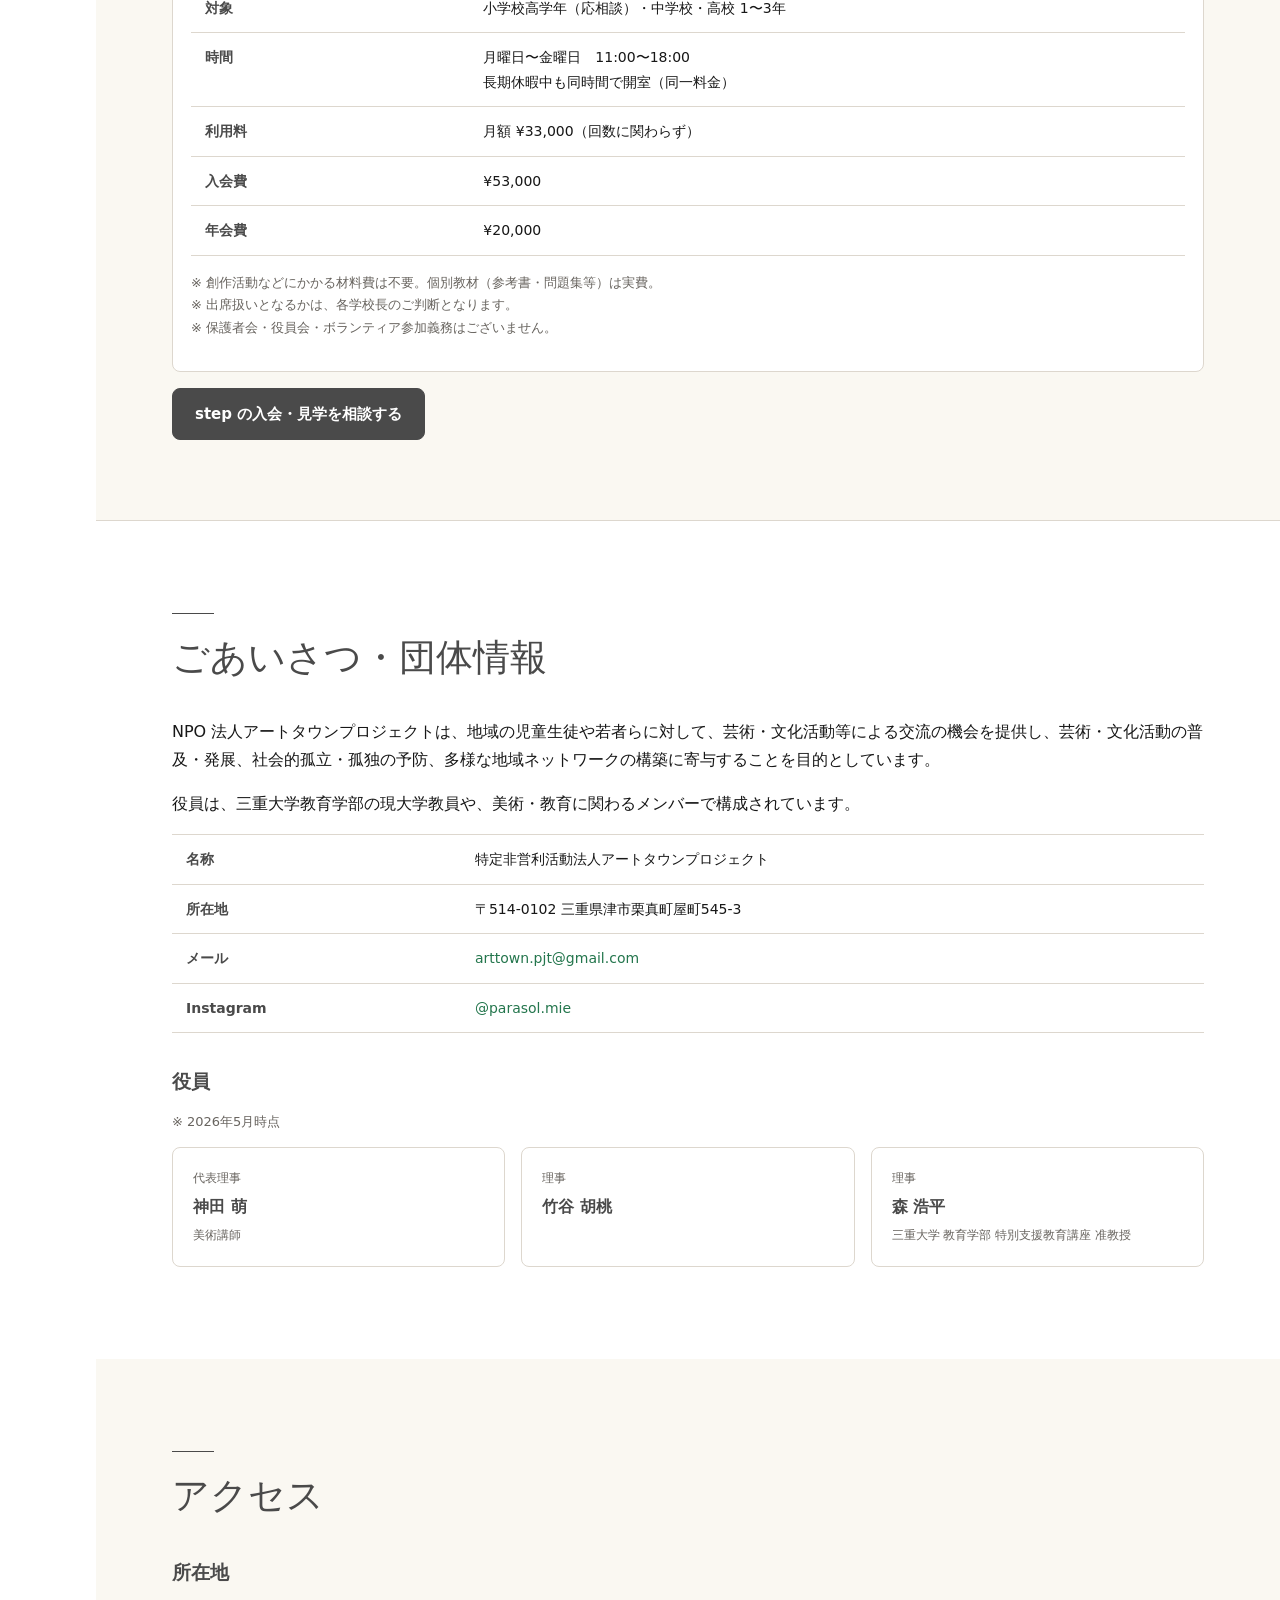
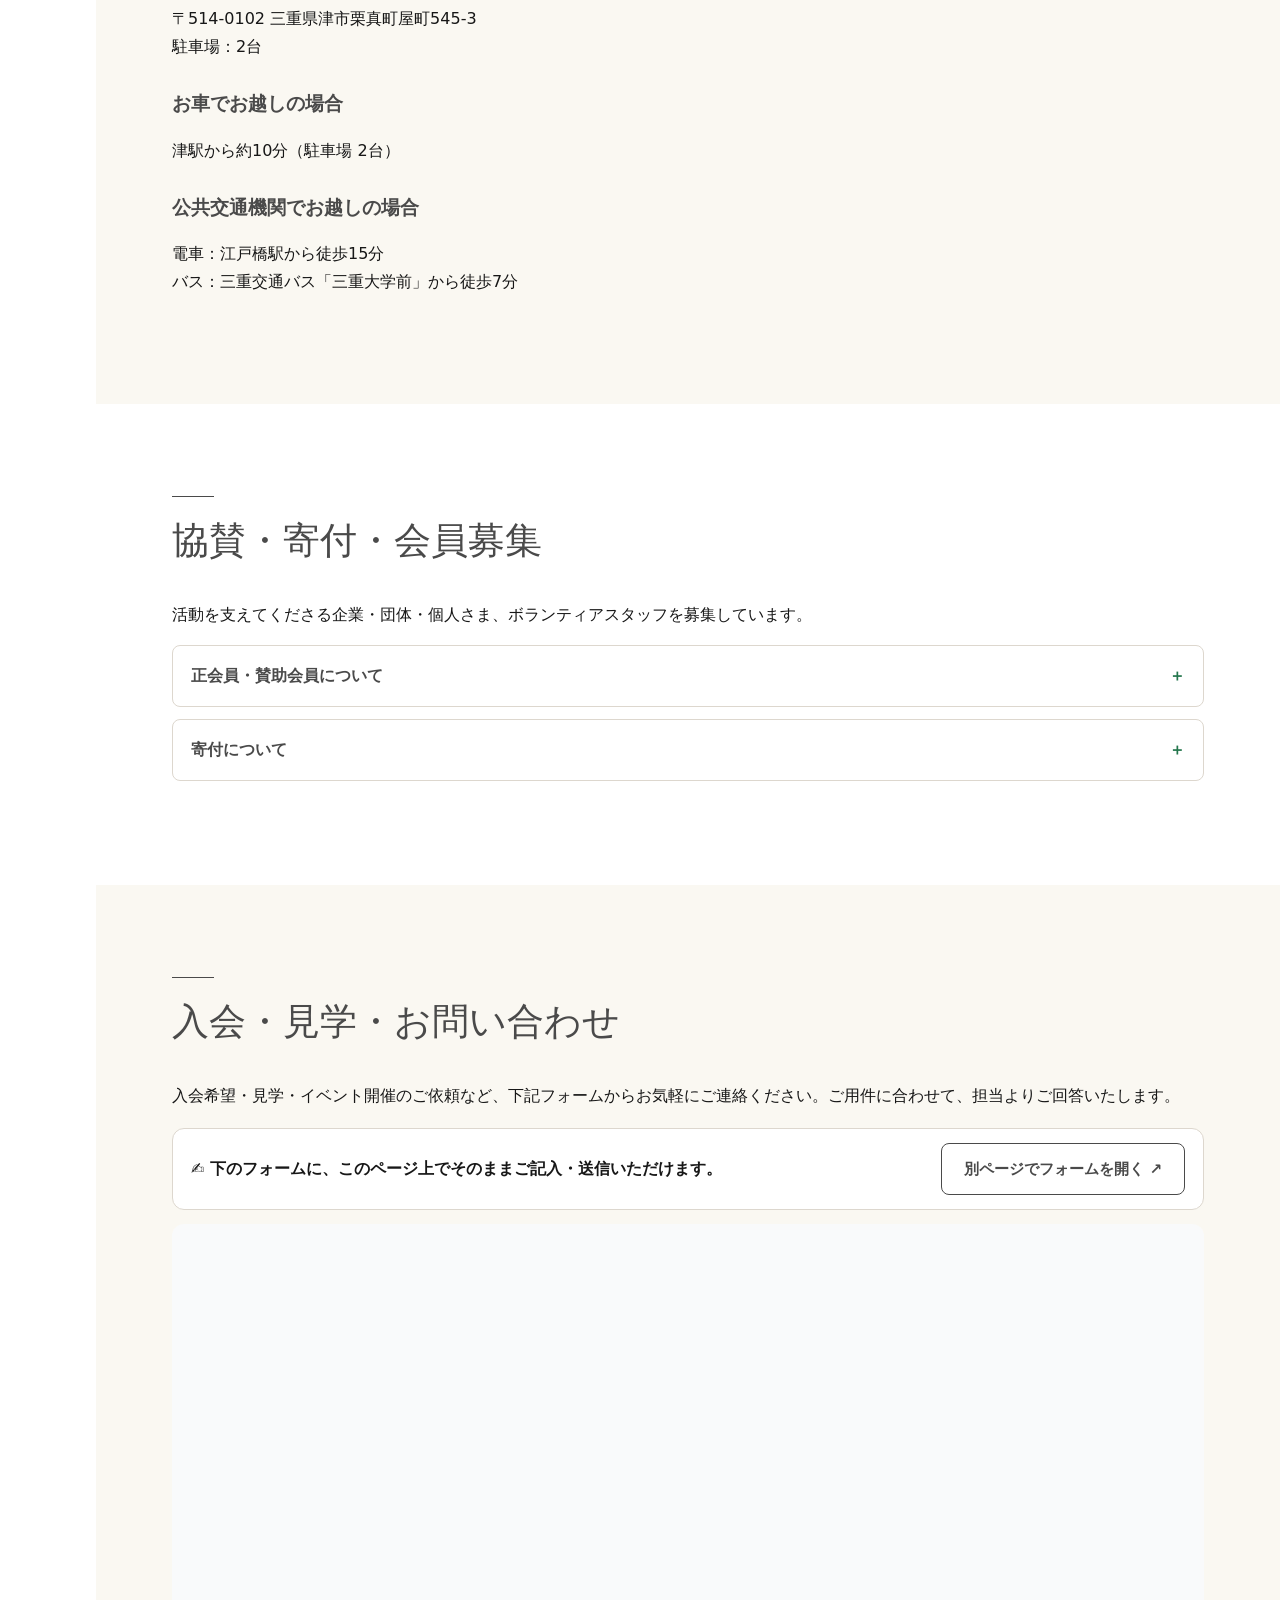
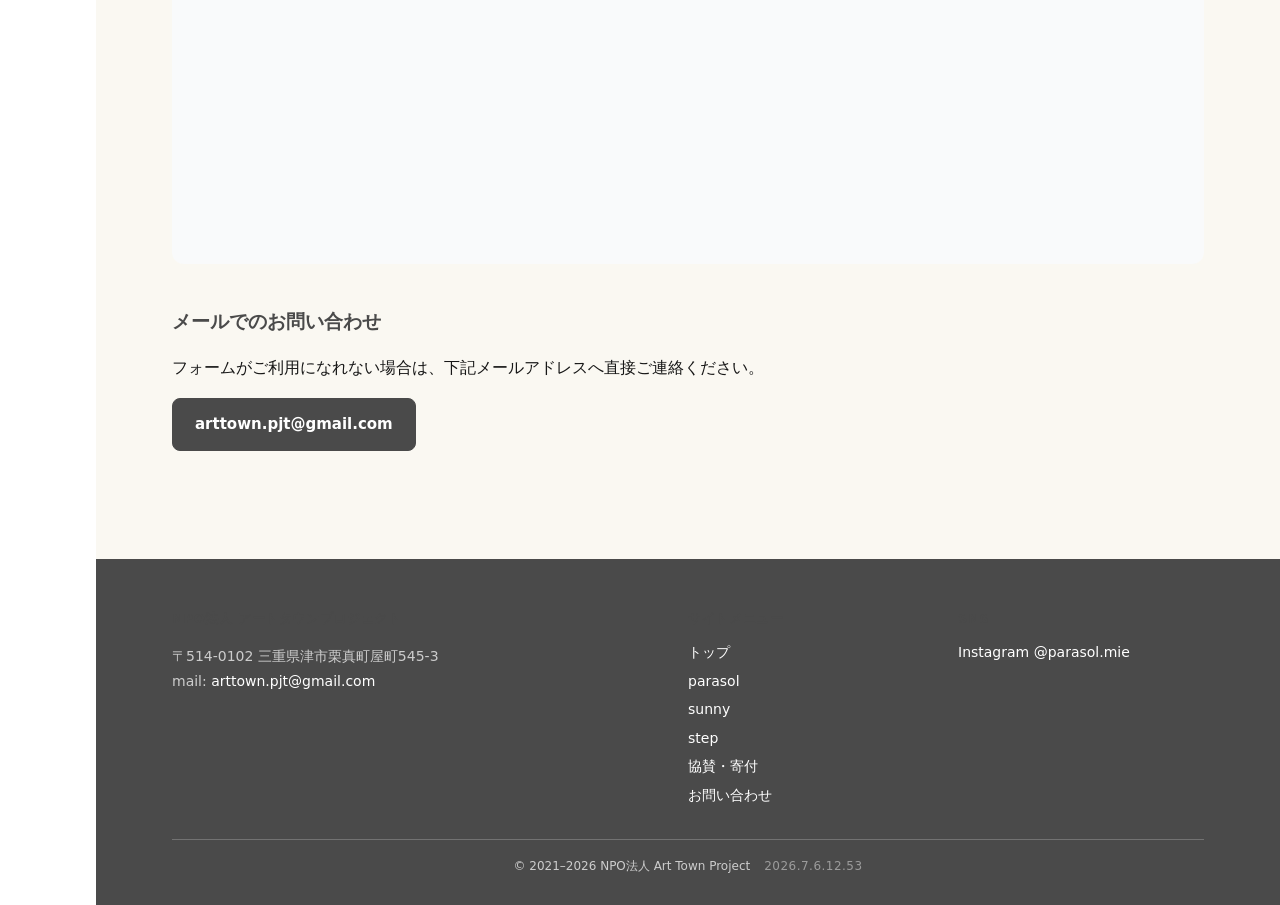
<file: home/index.html>
<!doctype html>
<html lang="ja">
<head>
<meta charset="utf-8">
<meta name="viewport" content="width=device-width, initial-scale=1.0">
<title>NPO法人アートタウンプロジェクト｜津市</title>
<link rel="canonical" href="https://arttownpjt.net/">
<meta http-equiv="refresh" content="0; url=/">
<script>location.replace("/");</script>
<style>body{font-family:system-ui,sans-serif;padding:40px;color:#333}</style>
</head>
<body>
<p>このページは移動しました。<a href="/">NPO法人アートタウンプロジェクト</a> へ移動します。</p>
<!-- Cloudflare Web Analytics --><script type="module" src="https://static.cloudflareinsights.com/beacon.min.js" data-cf-beacon='{"token": "efea973e668840dfaaf47ef0f0e191ca"}'></script><!-- End Cloudflare Web Analytics -->
</body>
</html>
</file>
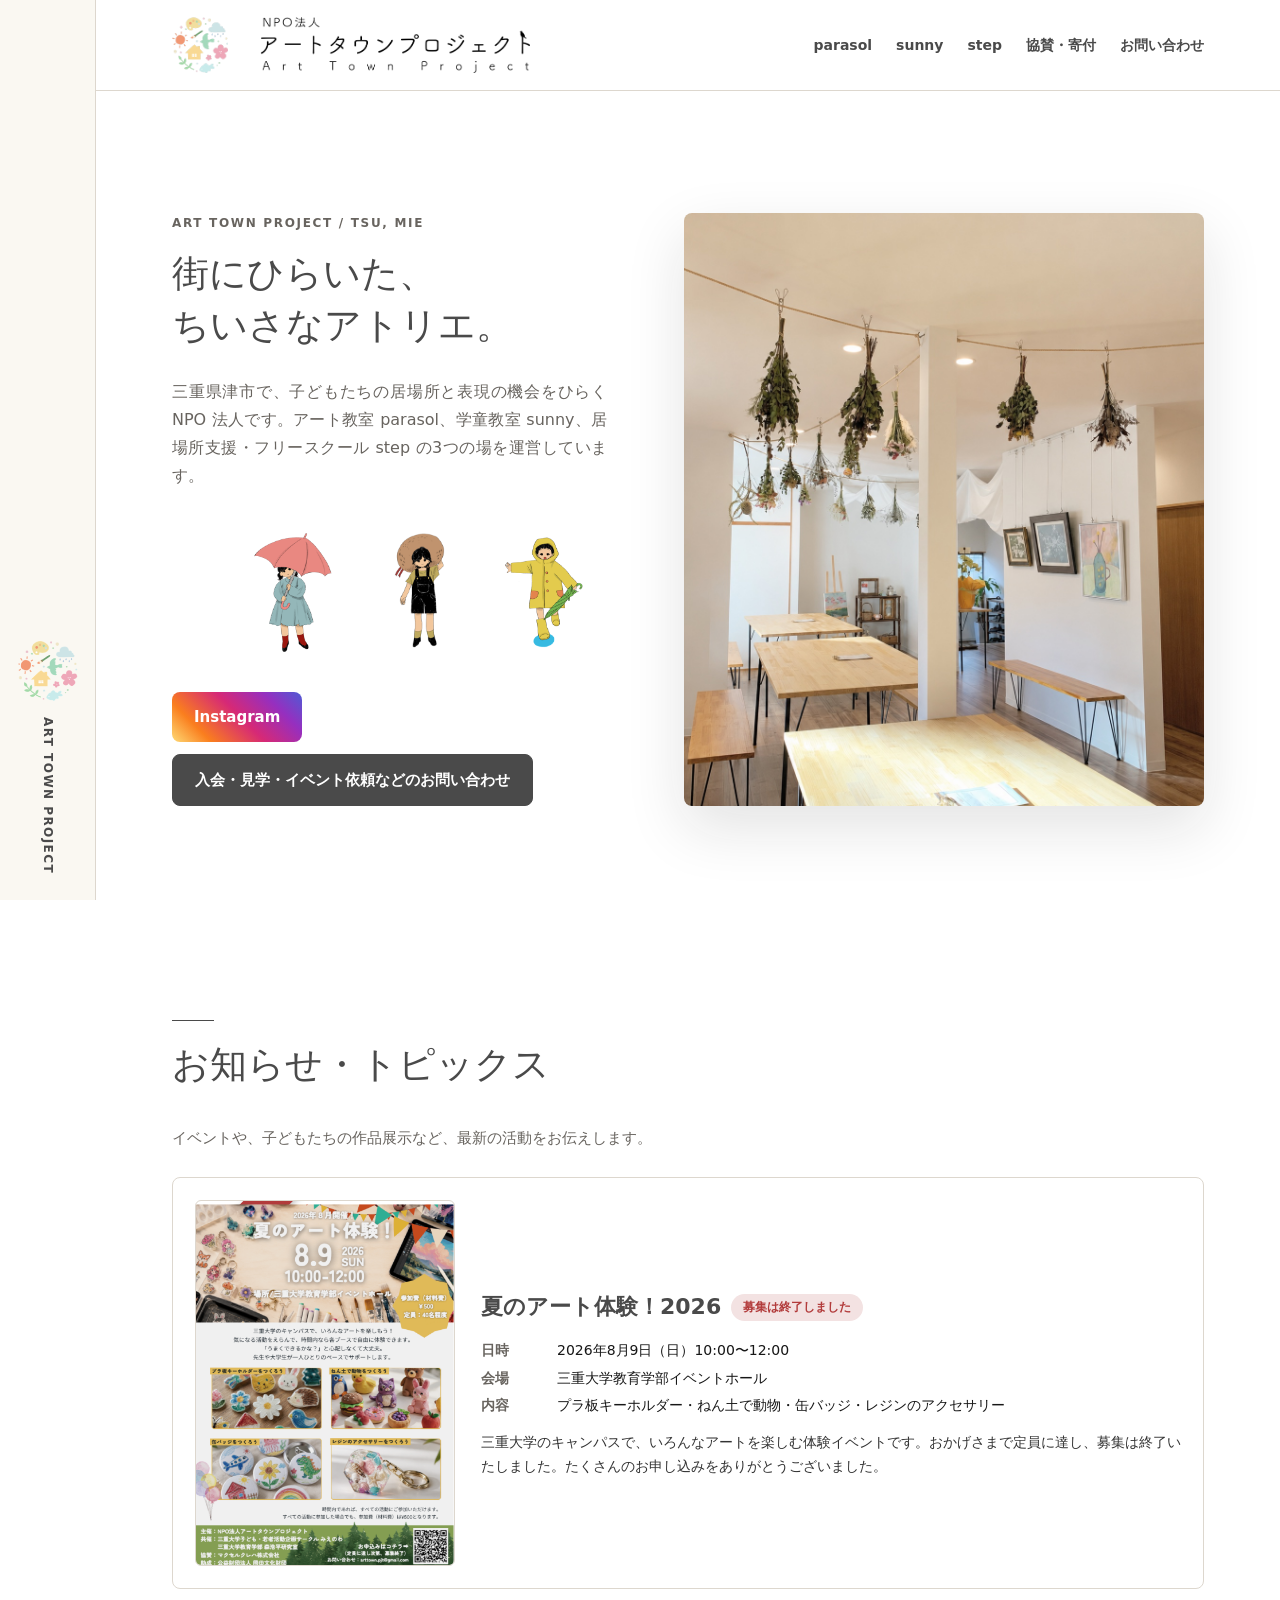
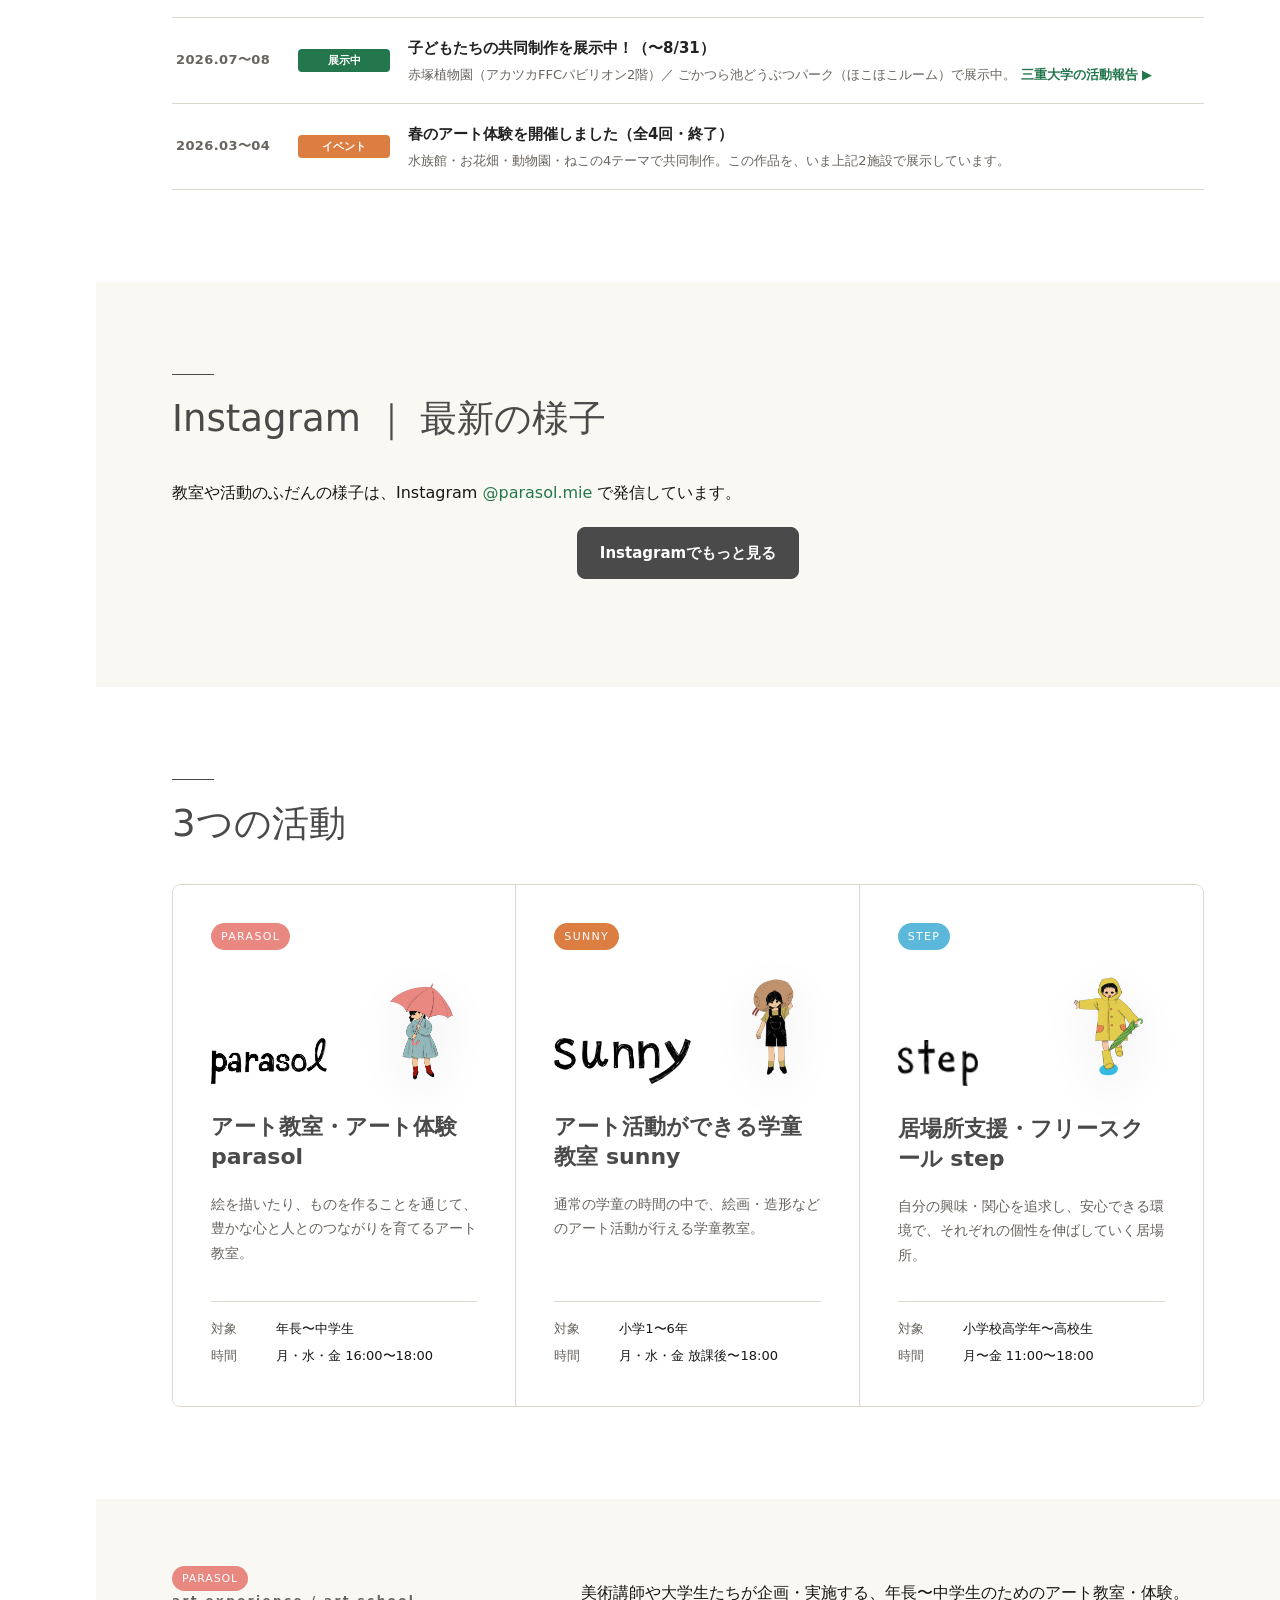
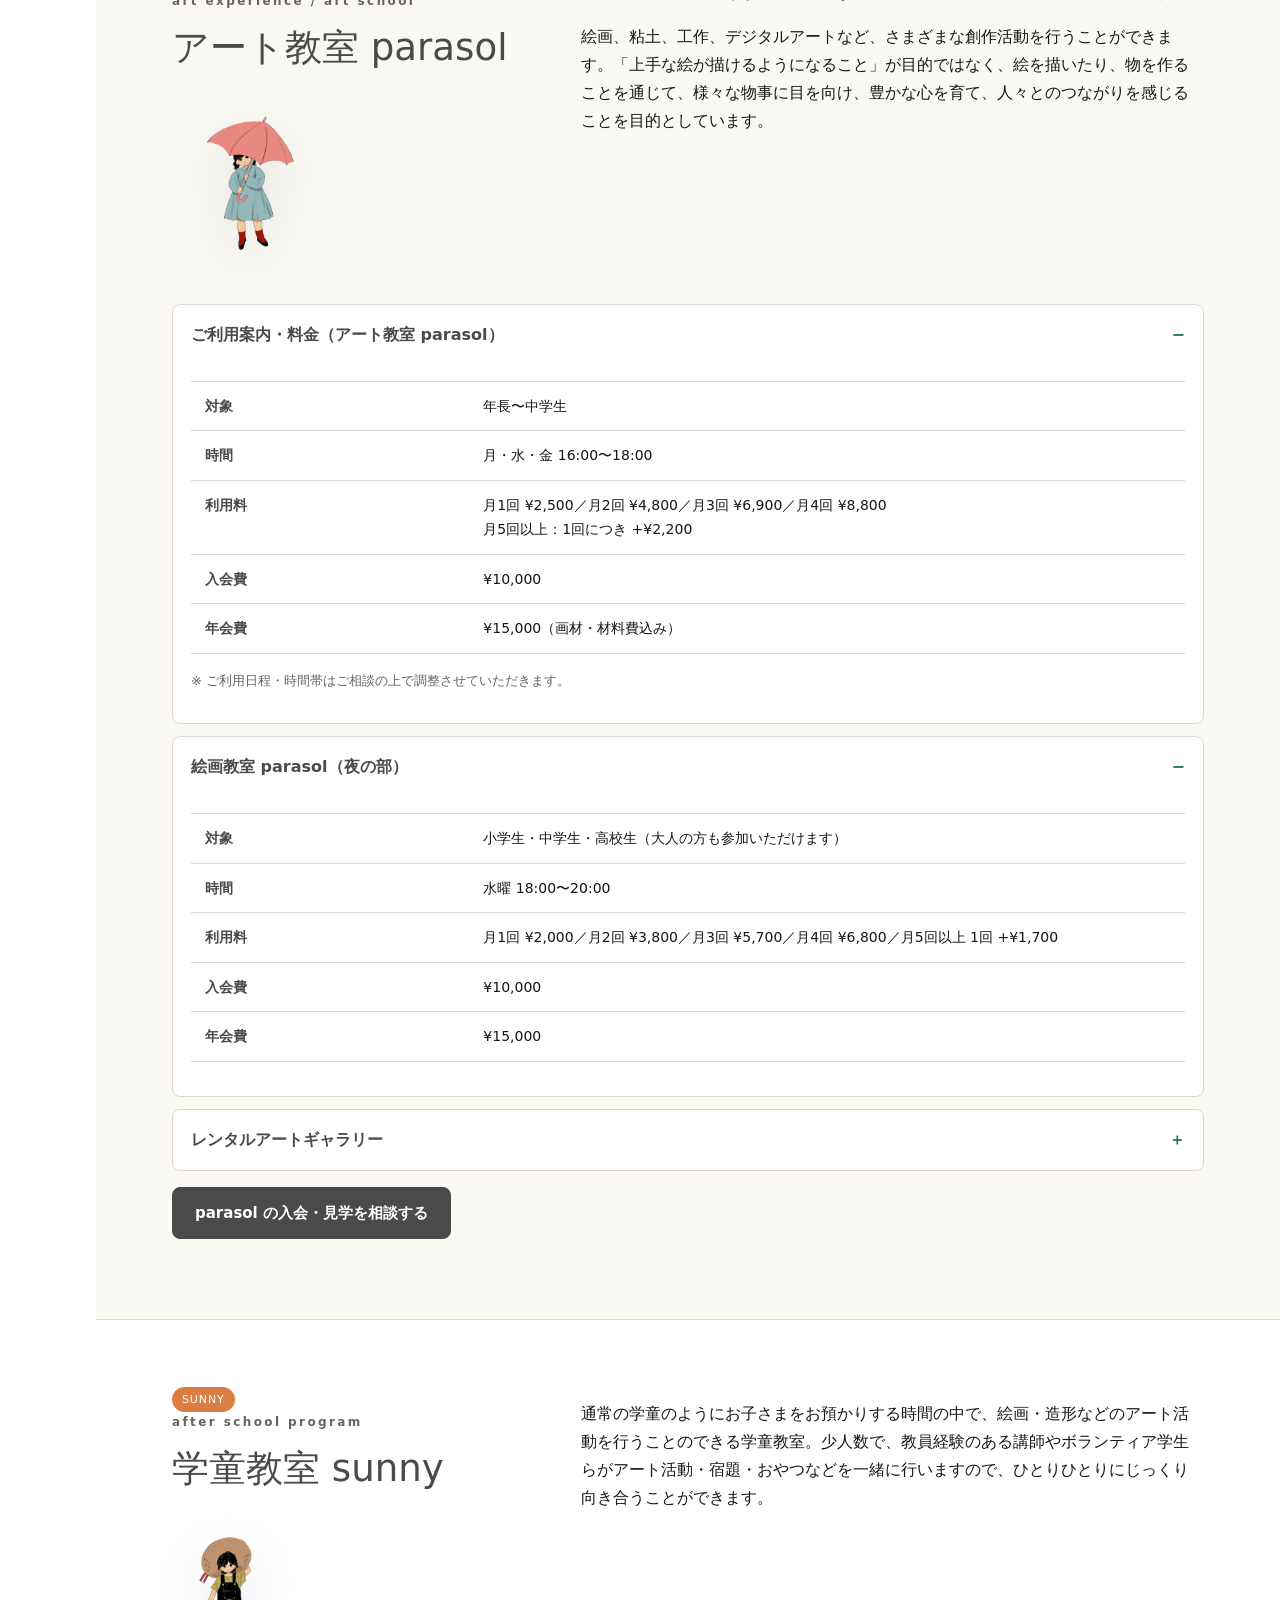
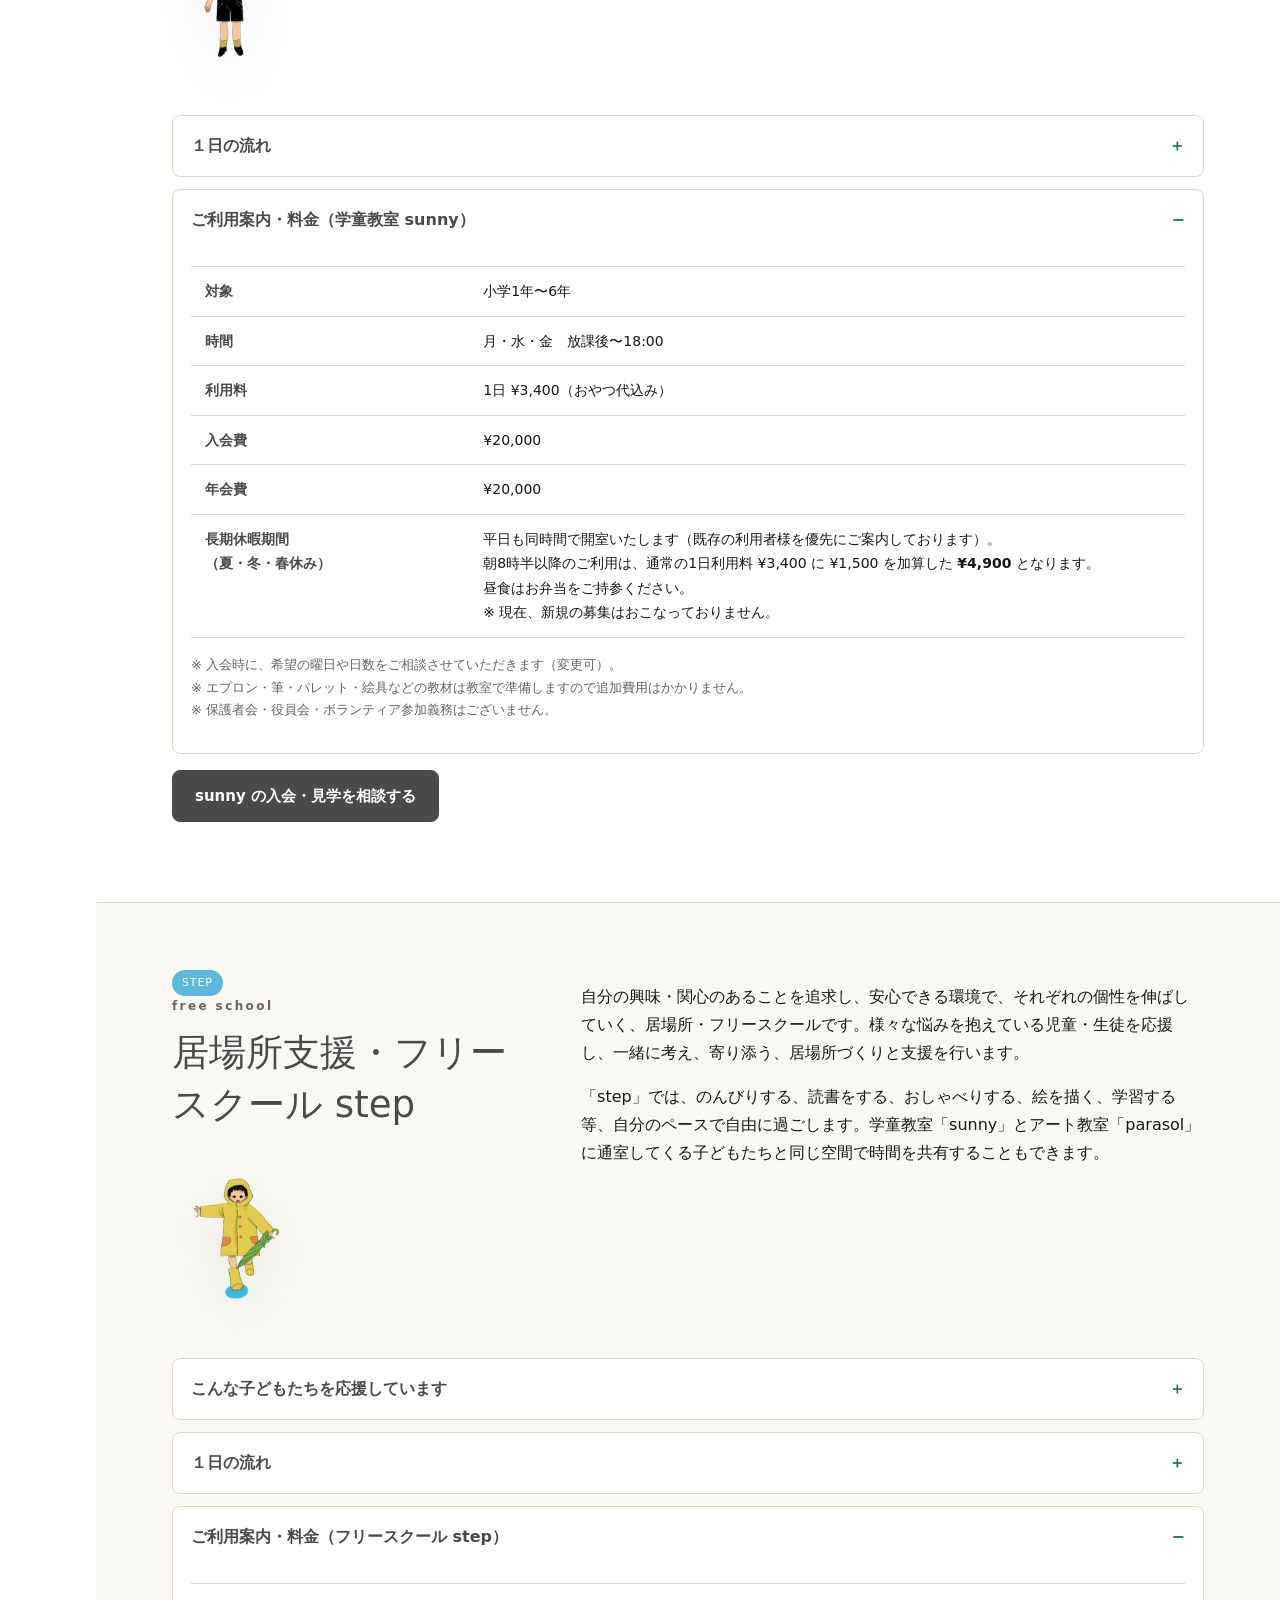
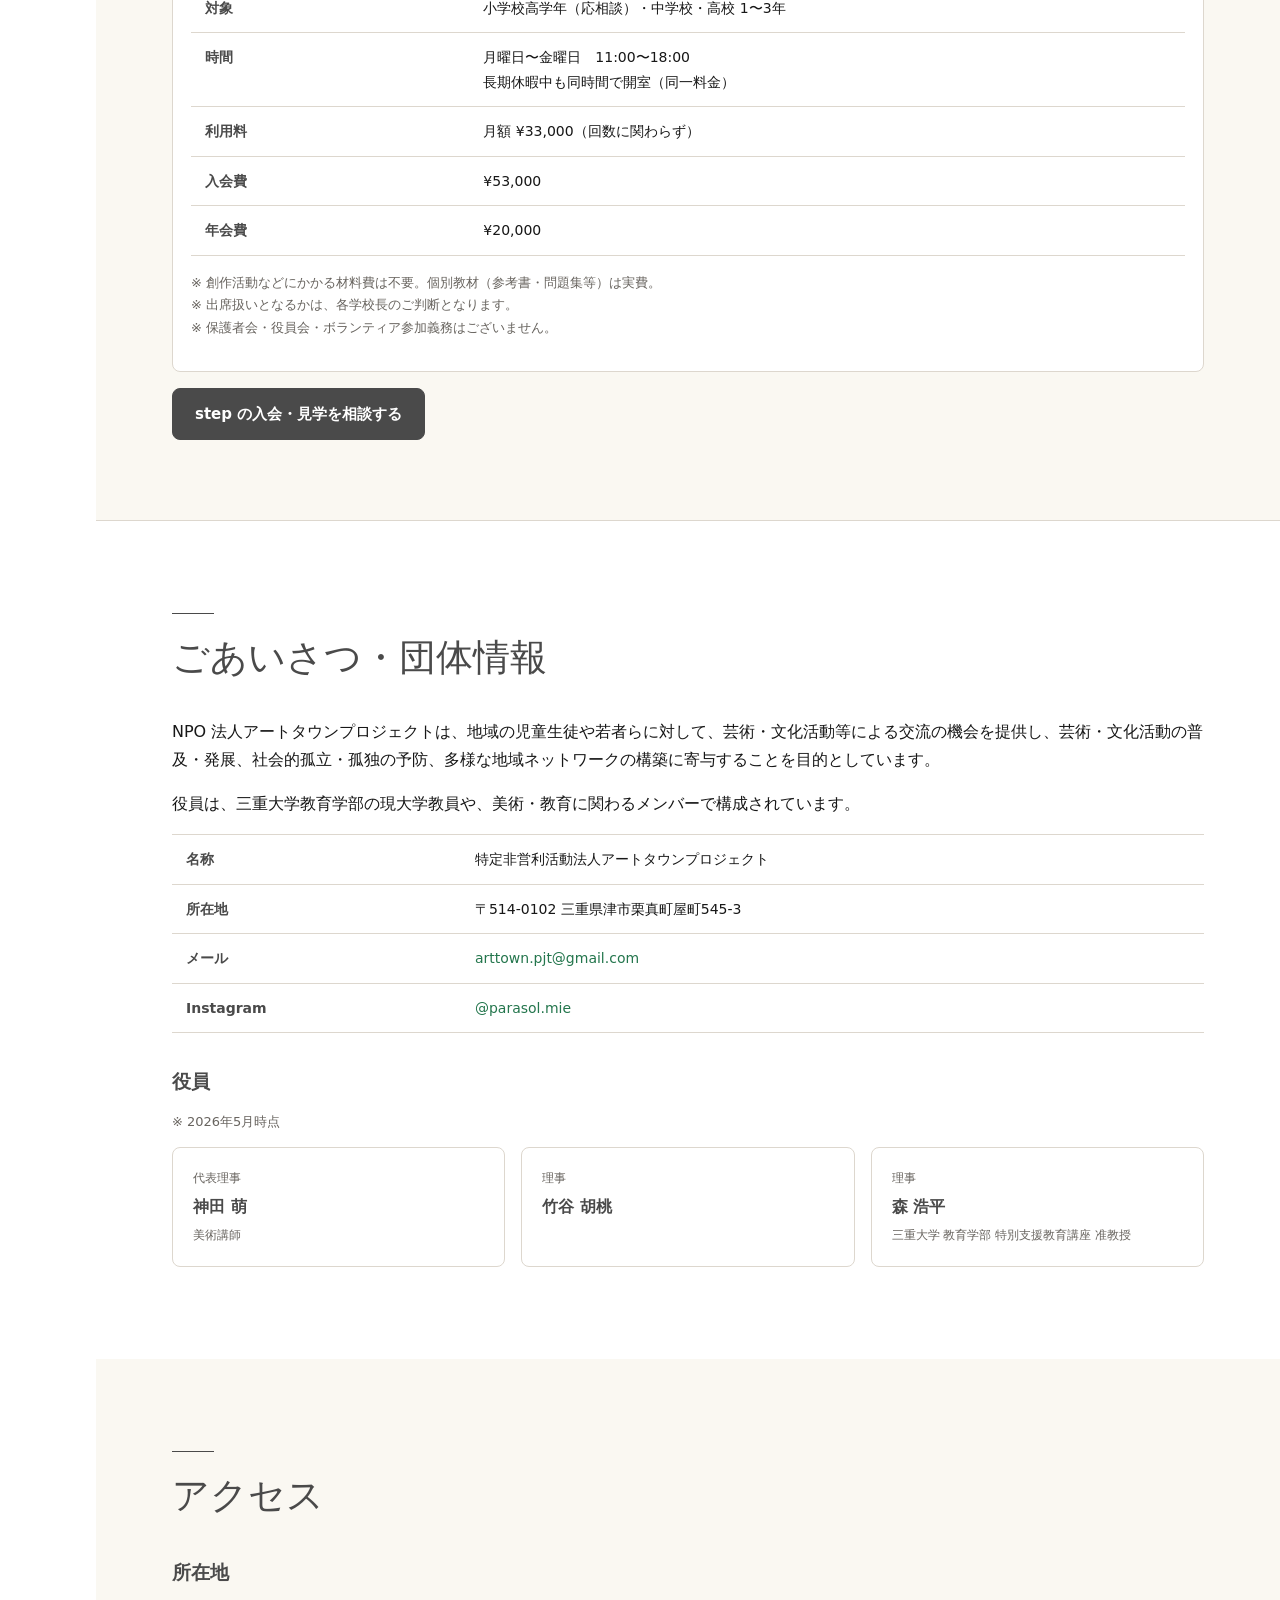
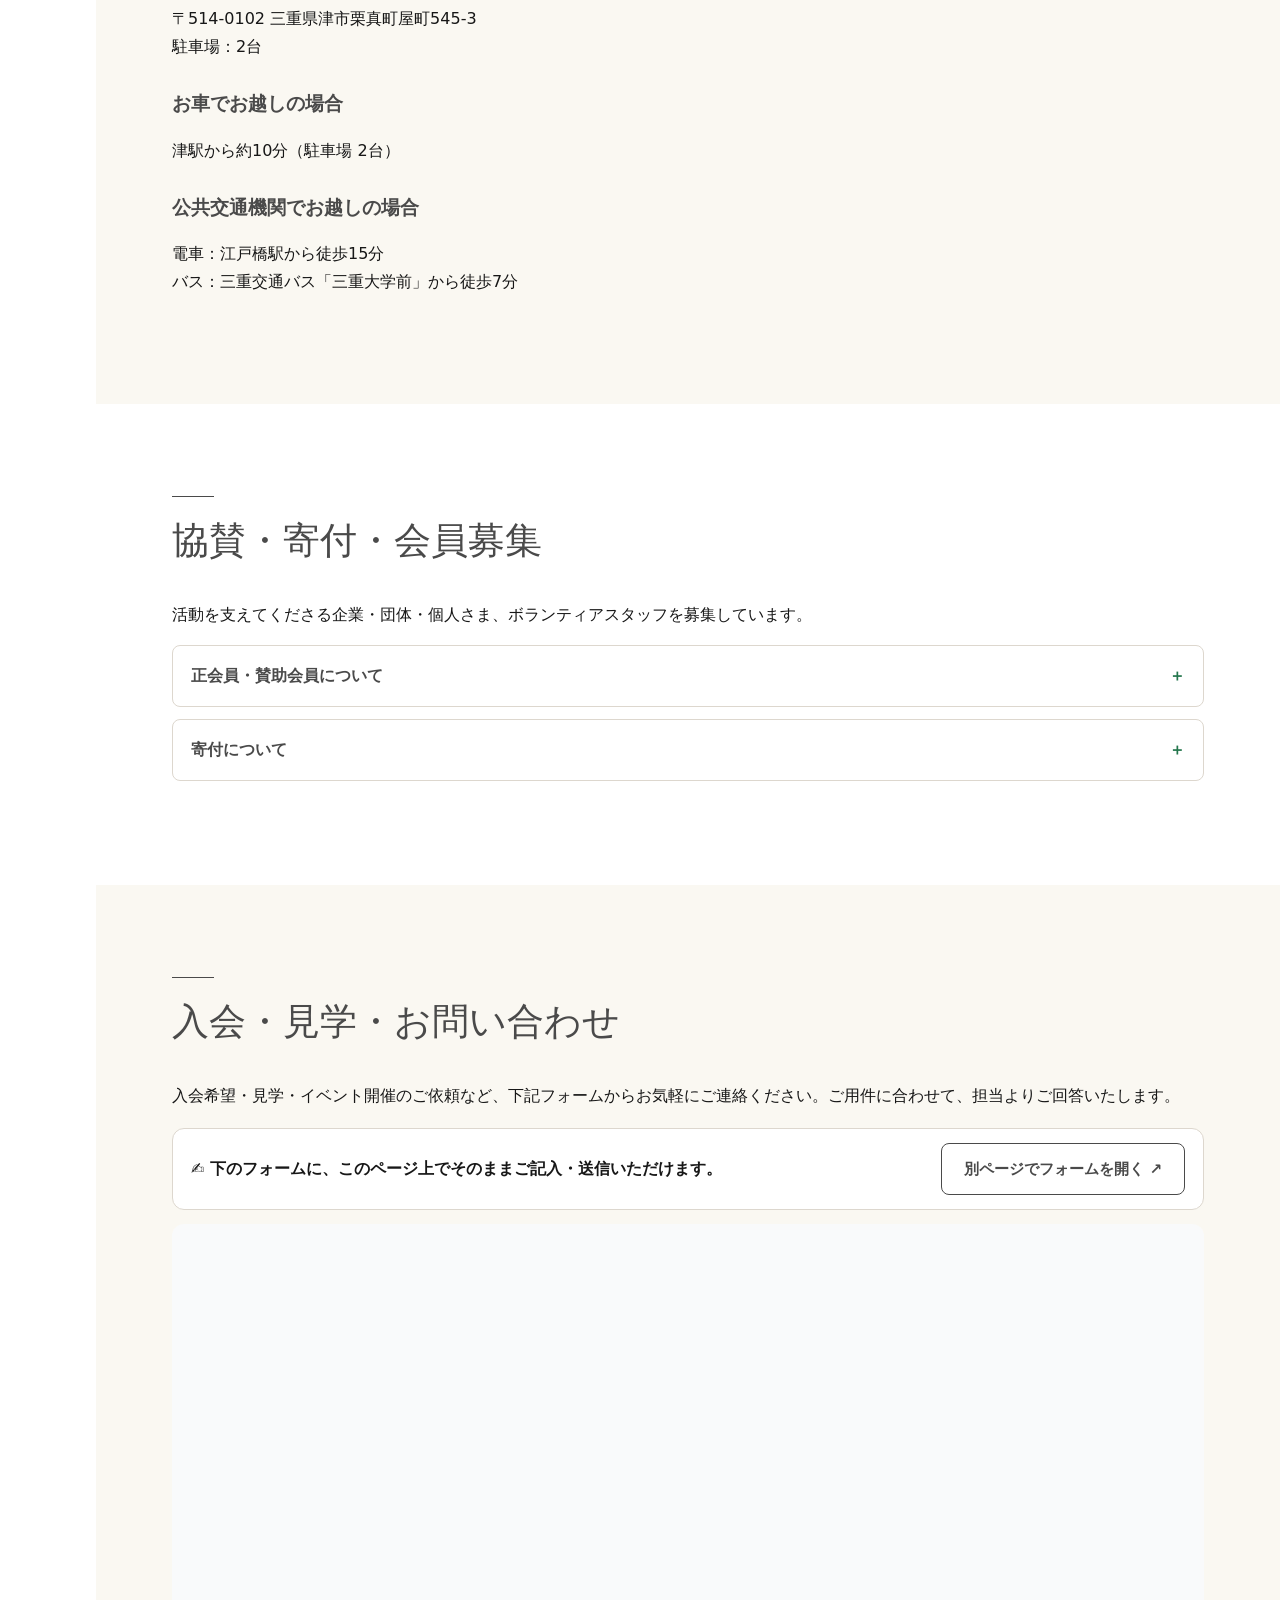
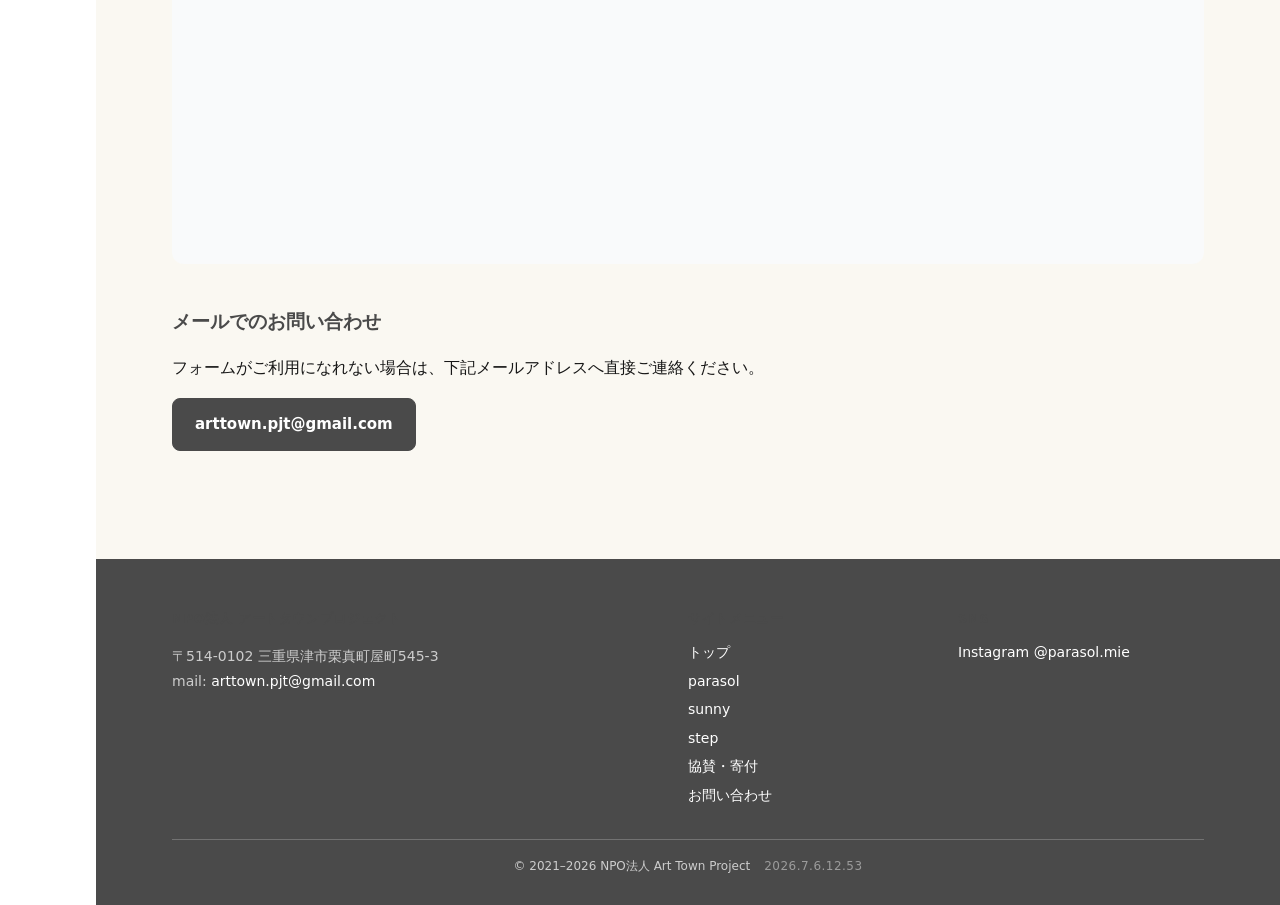
<file: others/index.html>
<!doctype html>
<html lang="ja">
<head>
<meta charset="utf-8">
<meta name="viewport" content="width=device-width, initial-scale=1.0">
<title>NPO法人アートタウンプロジェクト｜津市</title>
<link rel="canonical" href="https://arttownpjt.net/">
<meta http-equiv="refresh" content="0; url=/#others">
<script>location.replace("/#others");</script>
<style>body{font-family:system-ui,sans-serif;padding:40px;color:#333}</style>
</head>
<body>
<p>このページは移動しました。<a href="/#others">NPO法人アートタウンプロジェクト</a> へ移動します。</p>
<!-- Cloudflare Web Analytics --><script type="module" src="https://static.cloudflareinsights.com/beacon.min.js" data-cf-beacon='{"token": "efea973e668840dfaaf47ef0f0e191ca"}'></script><!-- End Cloudflare Web Analytics -->
</body>
</html>
</file>
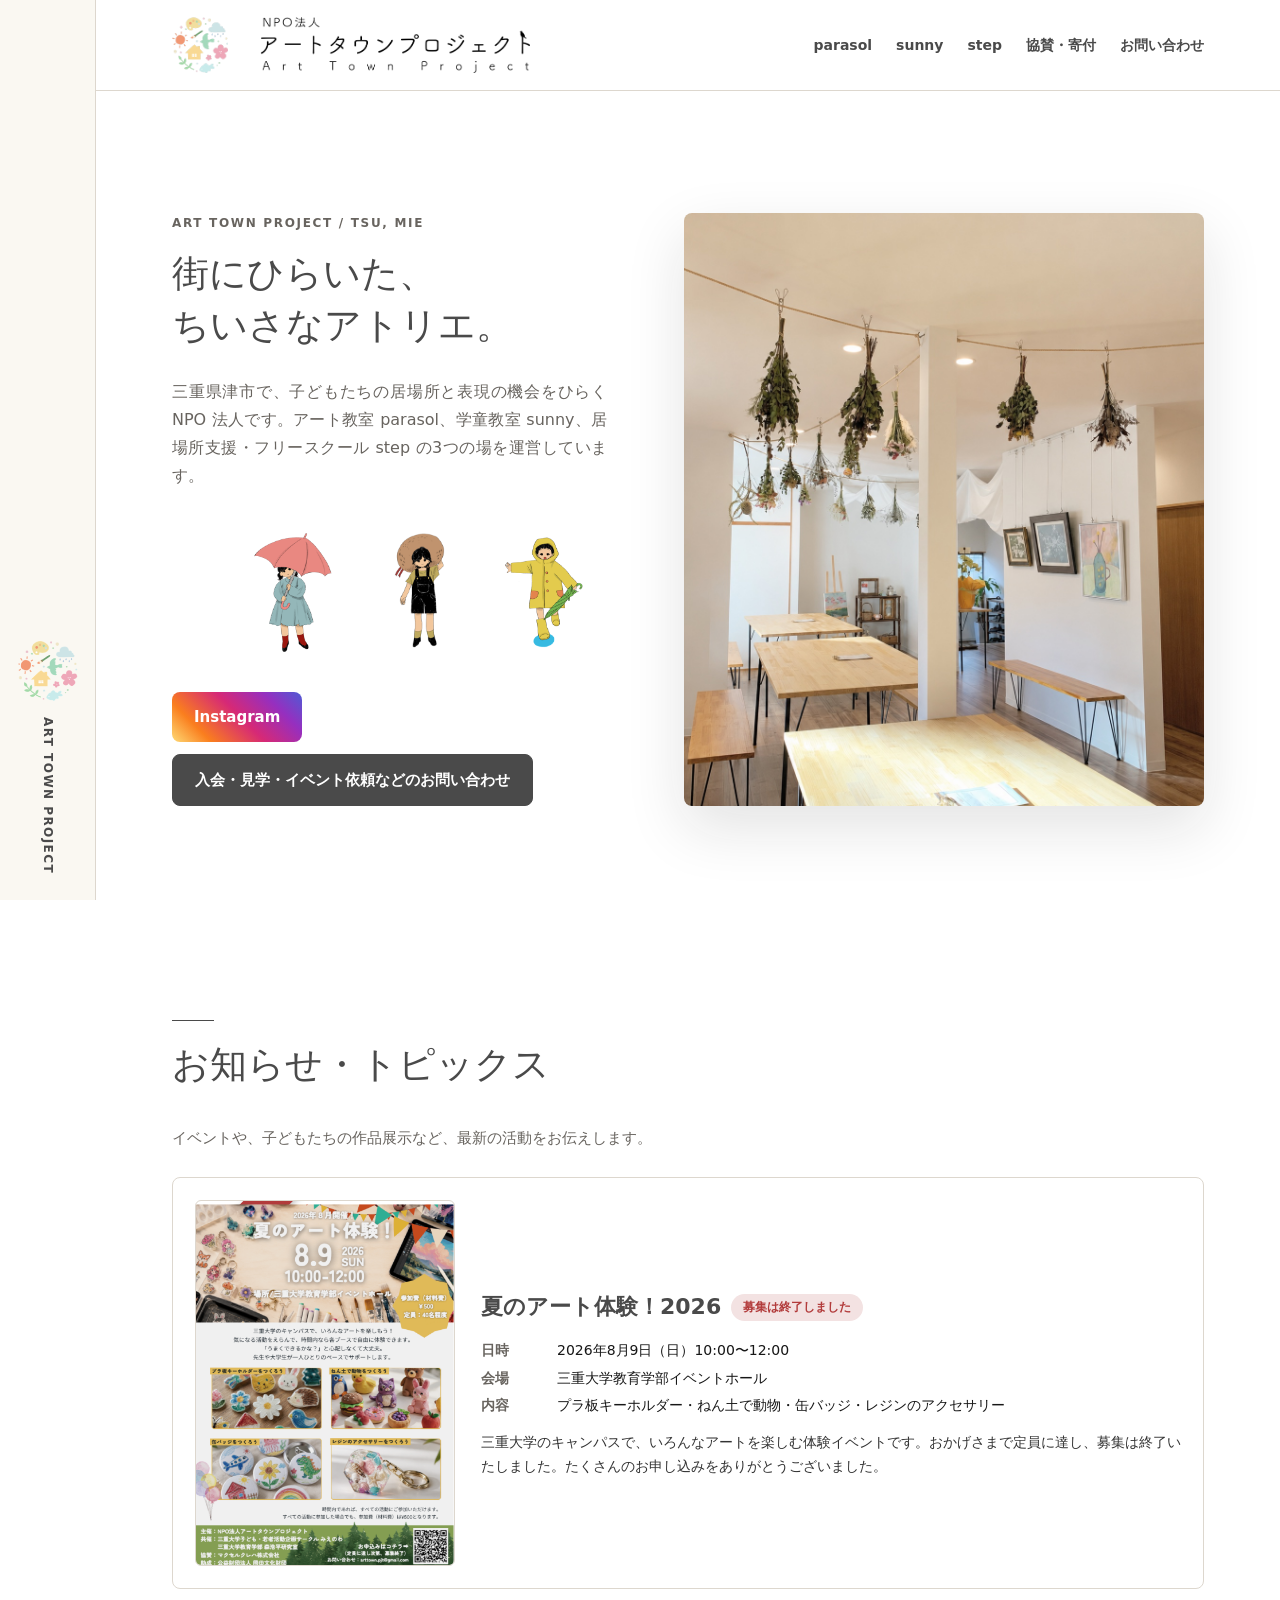
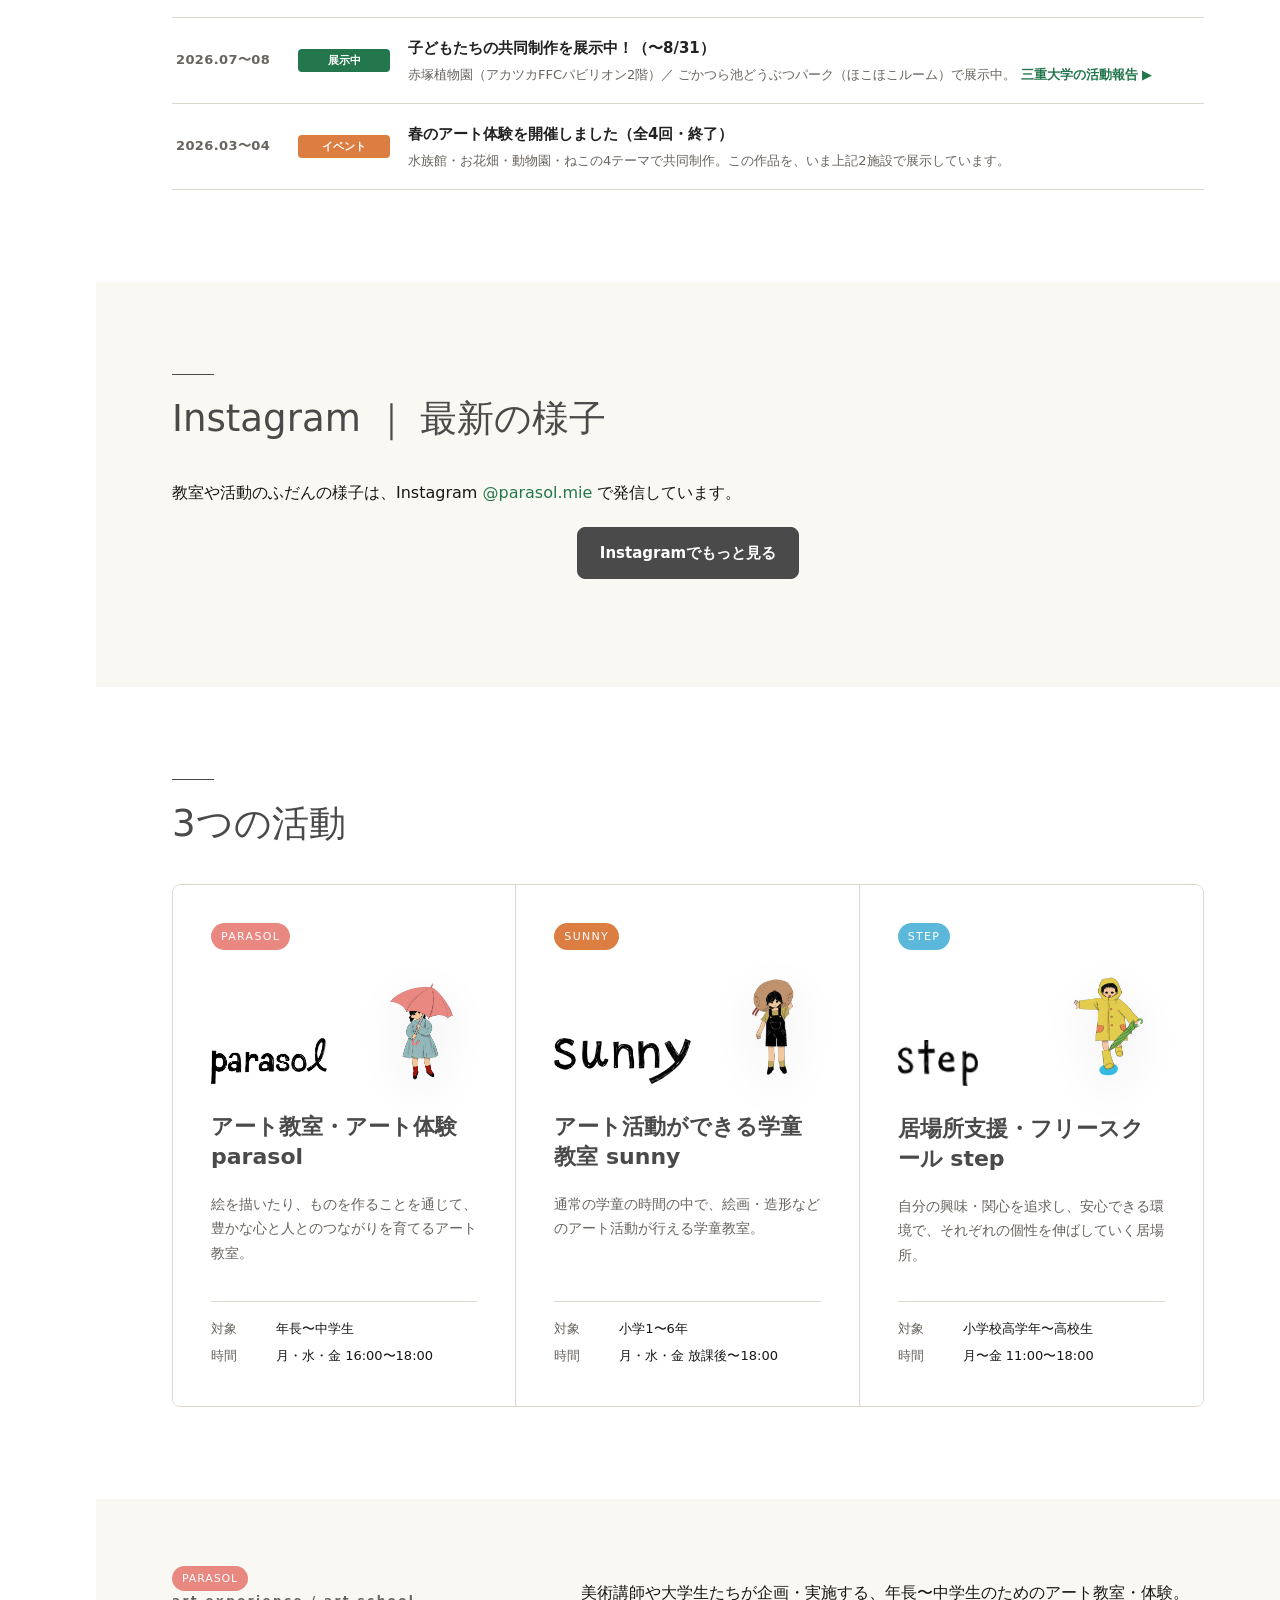
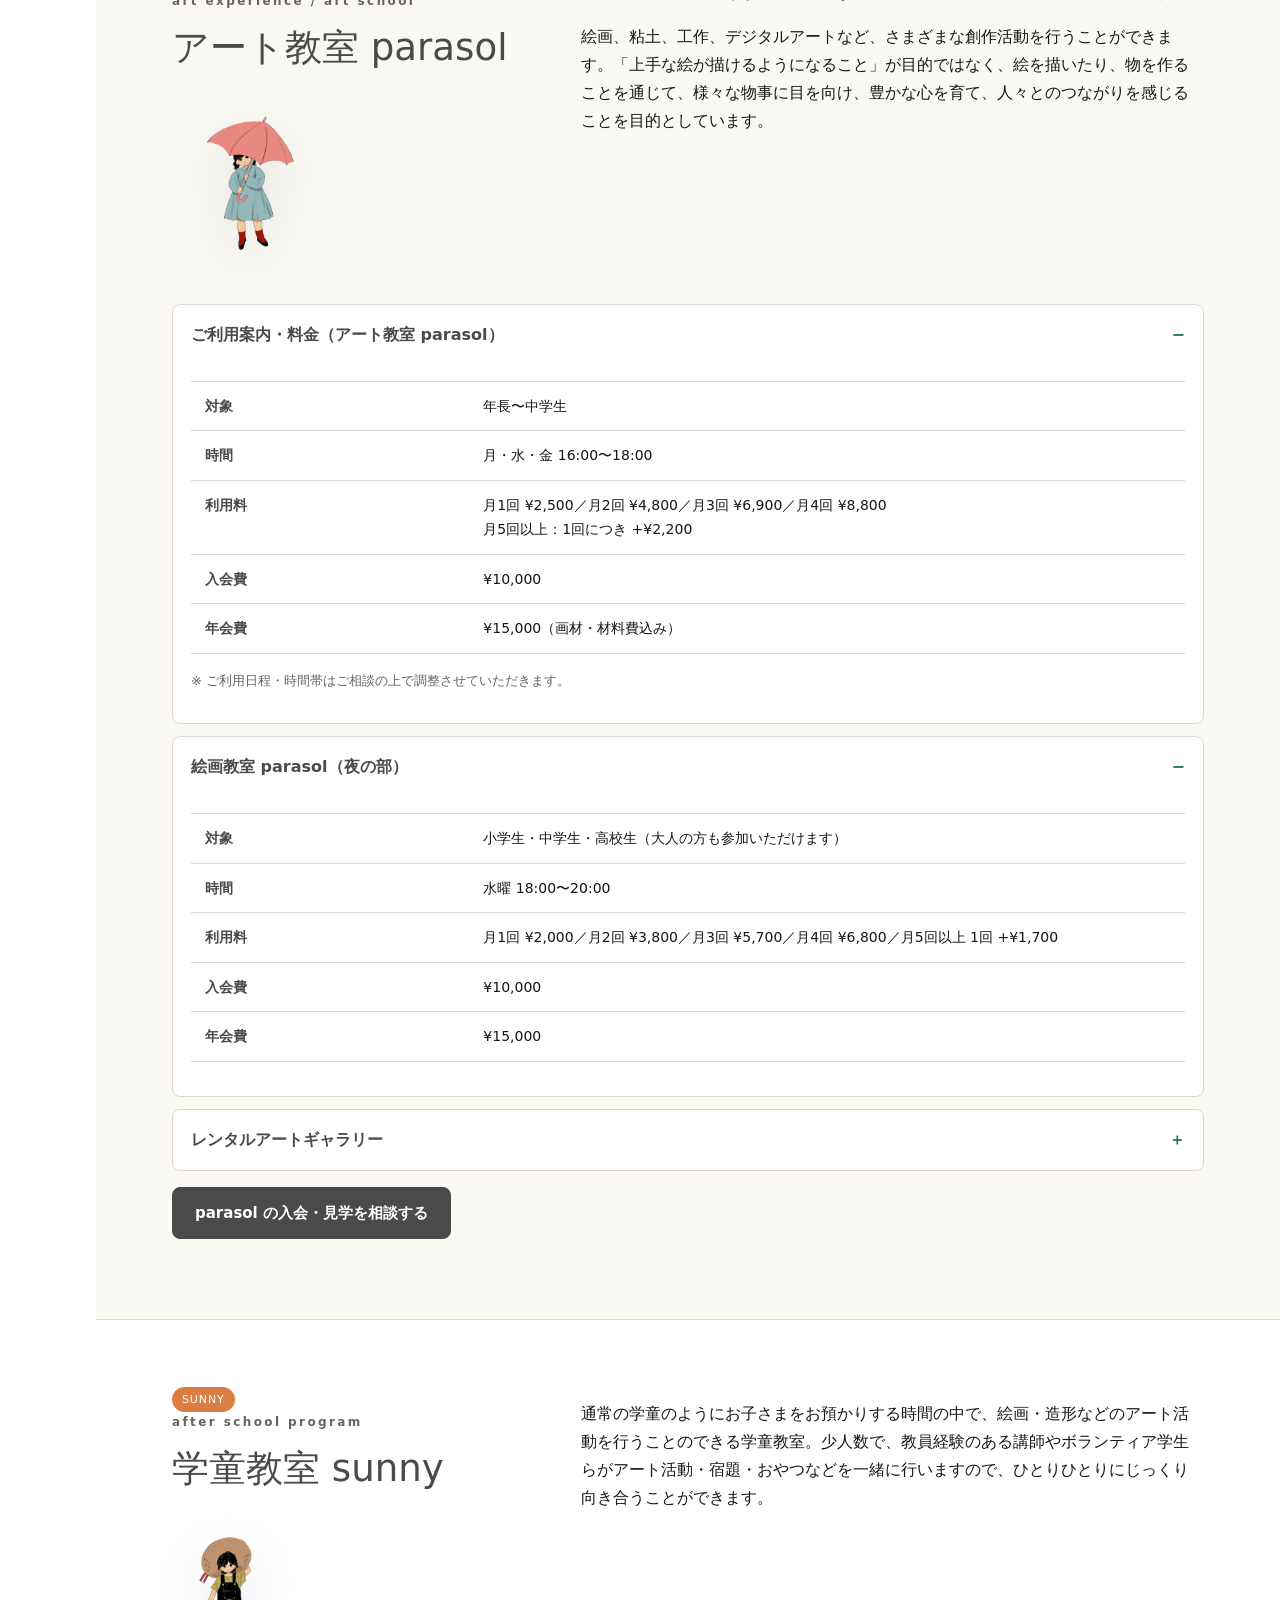
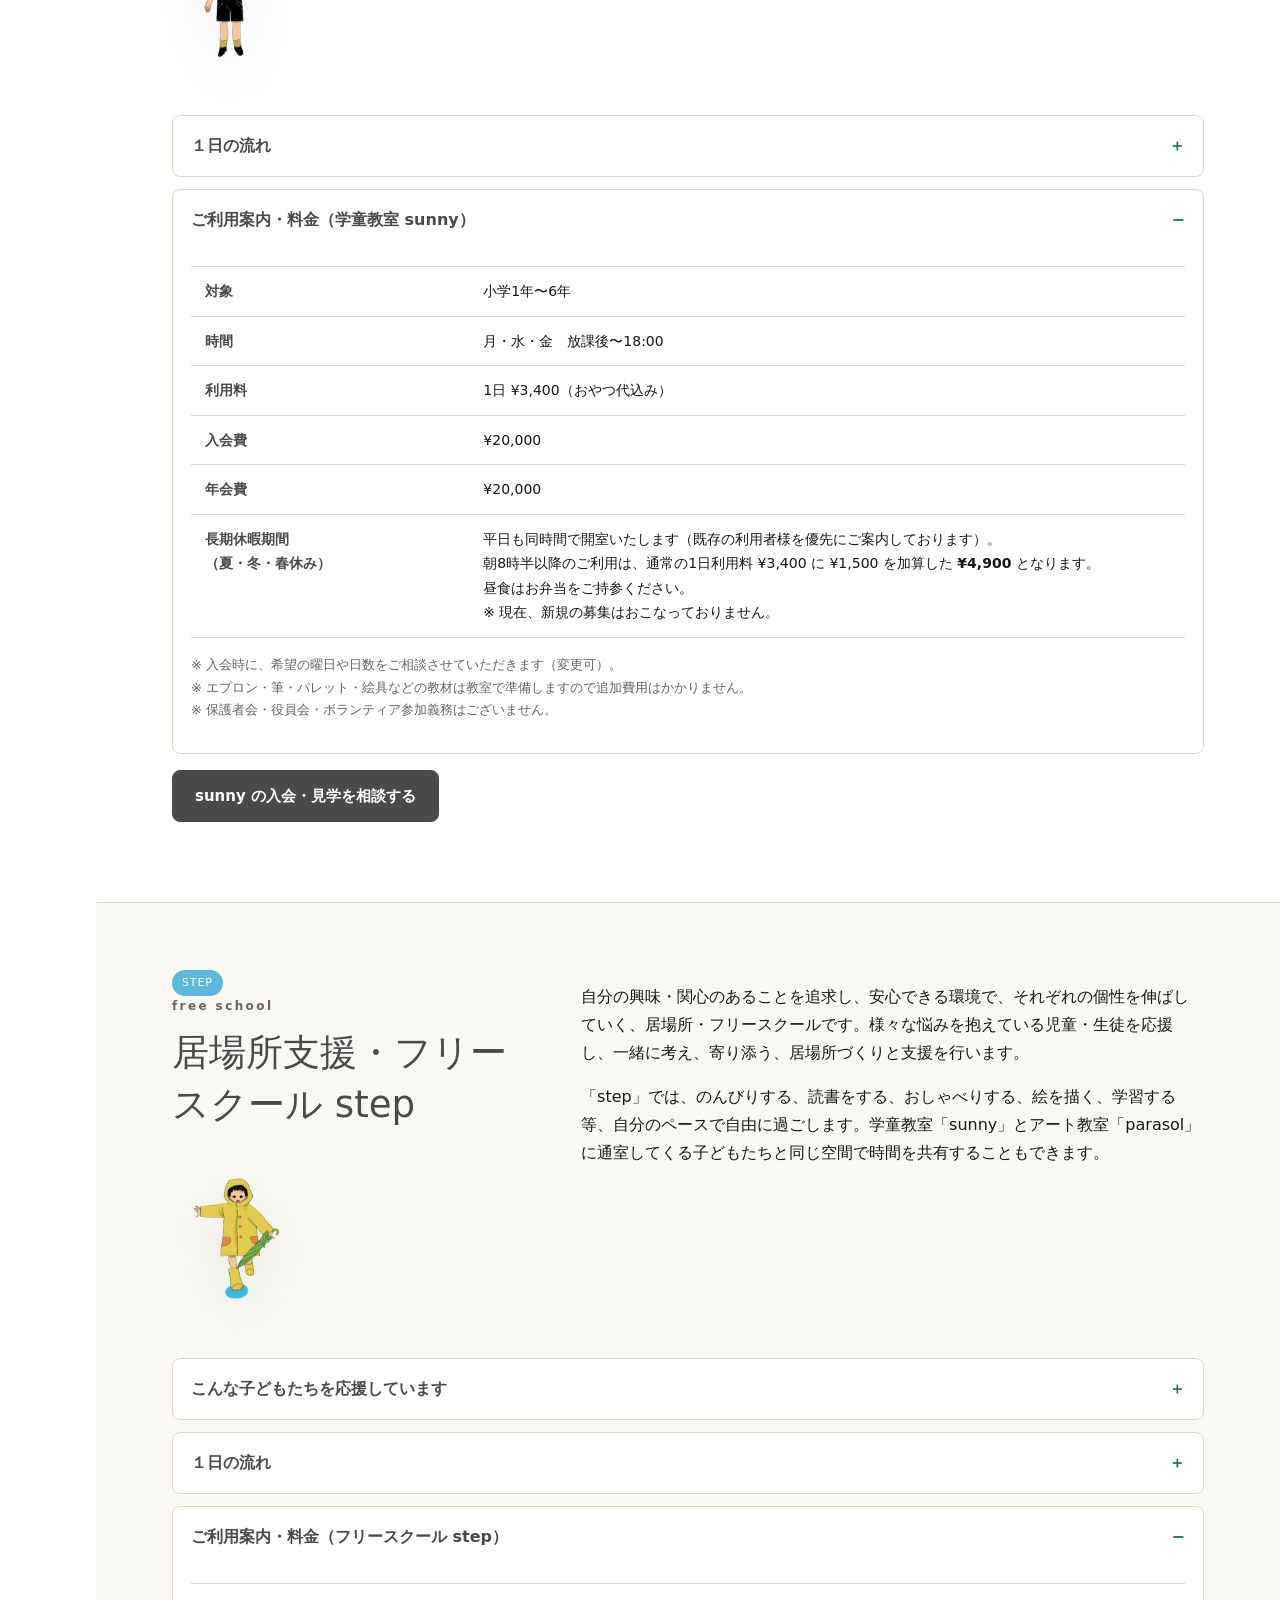
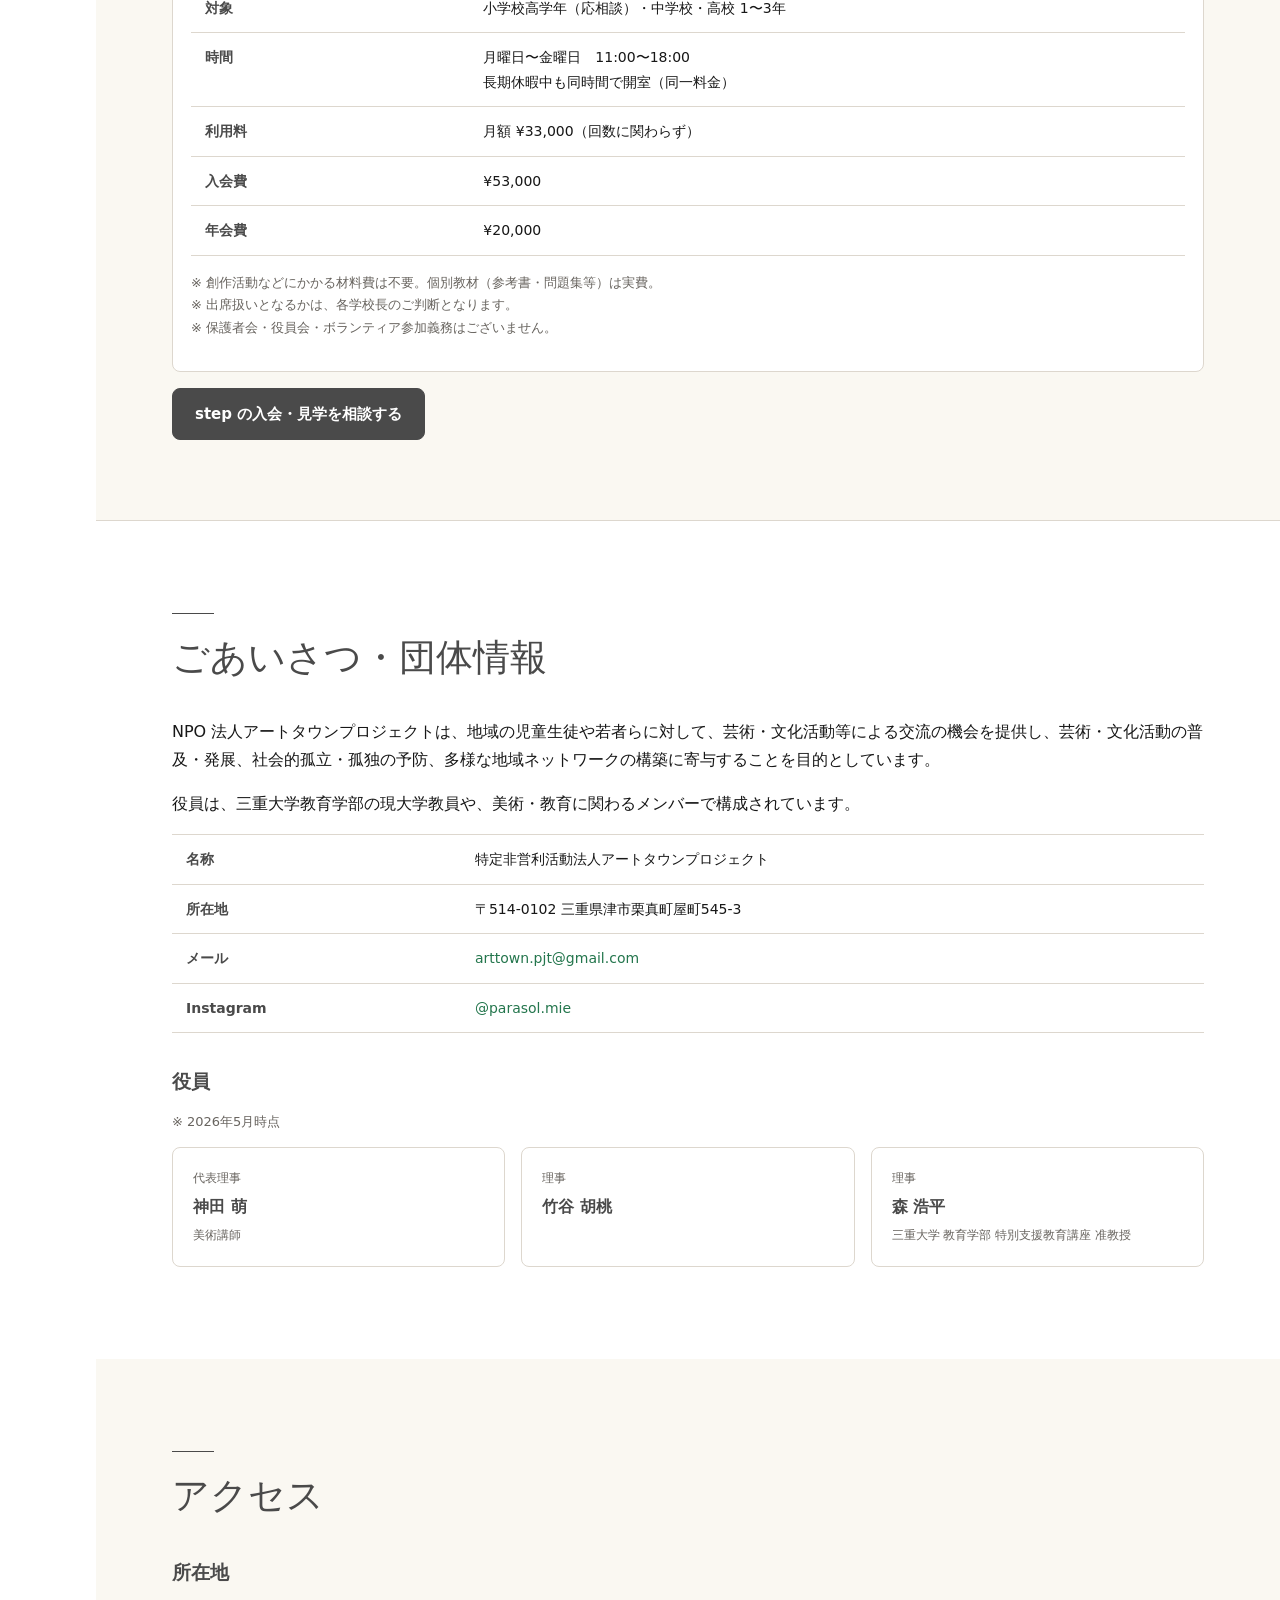
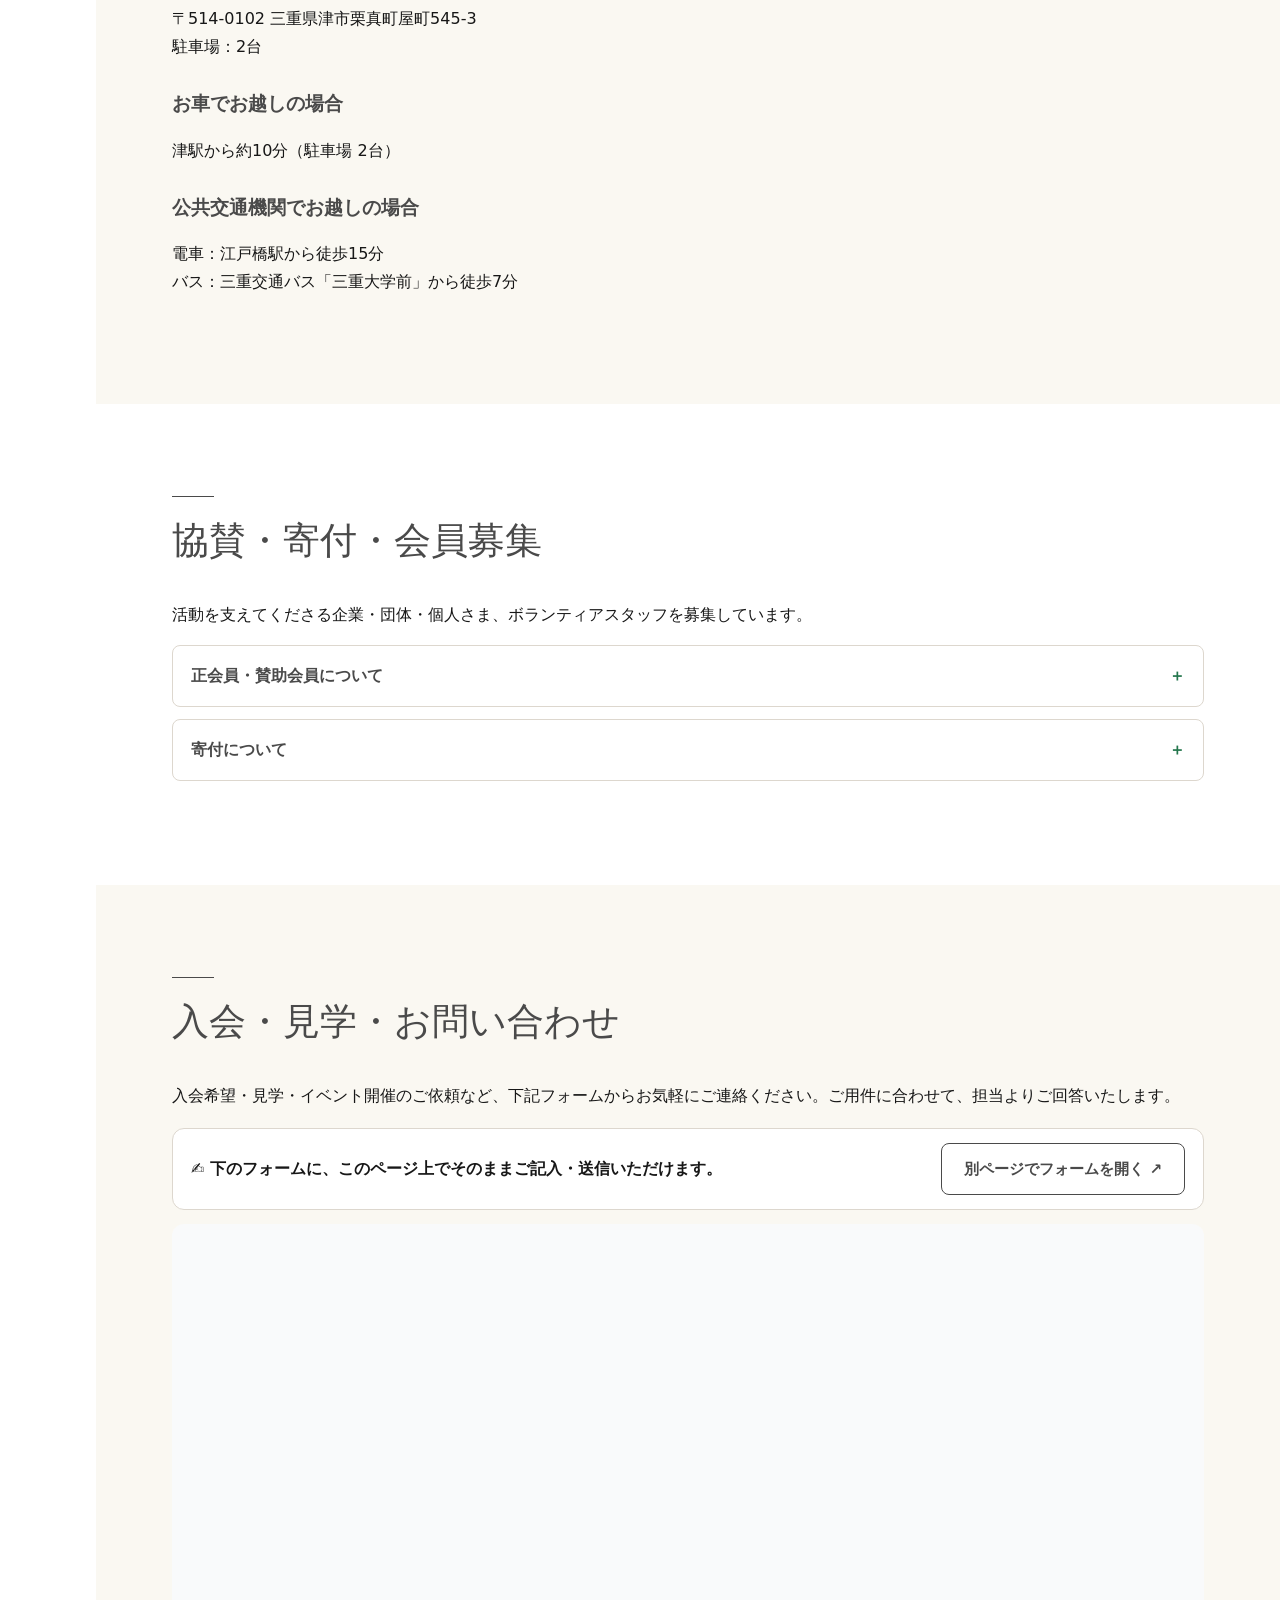
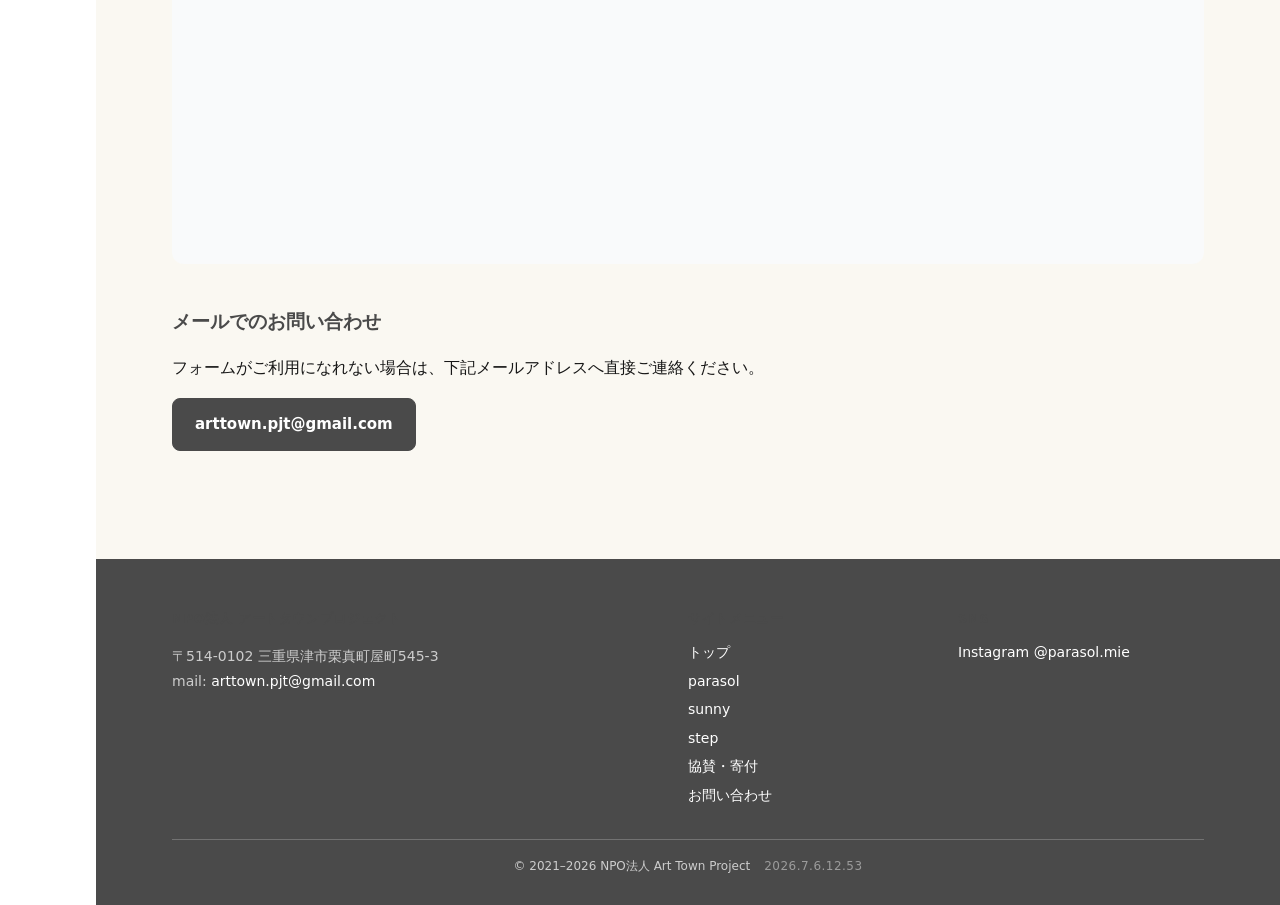
<file: parasol/index.html>
<!doctype html>
<html lang="ja">
<head>
<meta charset="utf-8">
<meta name="viewport" content="width=device-width, initial-scale=1.0">
<title>NPO法人アートタウンプロジェクト｜津市</title>
<link rel="canonical" href="https://arttownpjt.net/">
<meta http-equiv="refresh" content="0; url=/#parasol">
<script>location.replace("/#parasol");</script>
<style>body{font-family:system-ui,sans-serif;padding:40px;color:#333}</style>
</head>
<body>
<p>このページは移動しました。<a href="/#parasol">NPO法人アートタウンプロジェクト</a> へ移動します。</p>
<!-- Cloudflare Web Analytics --><script type="module" src="https://static.cloudflareinsights.com/beacon.min.js" data-cf-beacon='{"token": "efea973e668840dfaaf47ef0f0e191ca"}'></script><!-- End Cloudflare Web Analytics -->
</body>
</html>
</file>
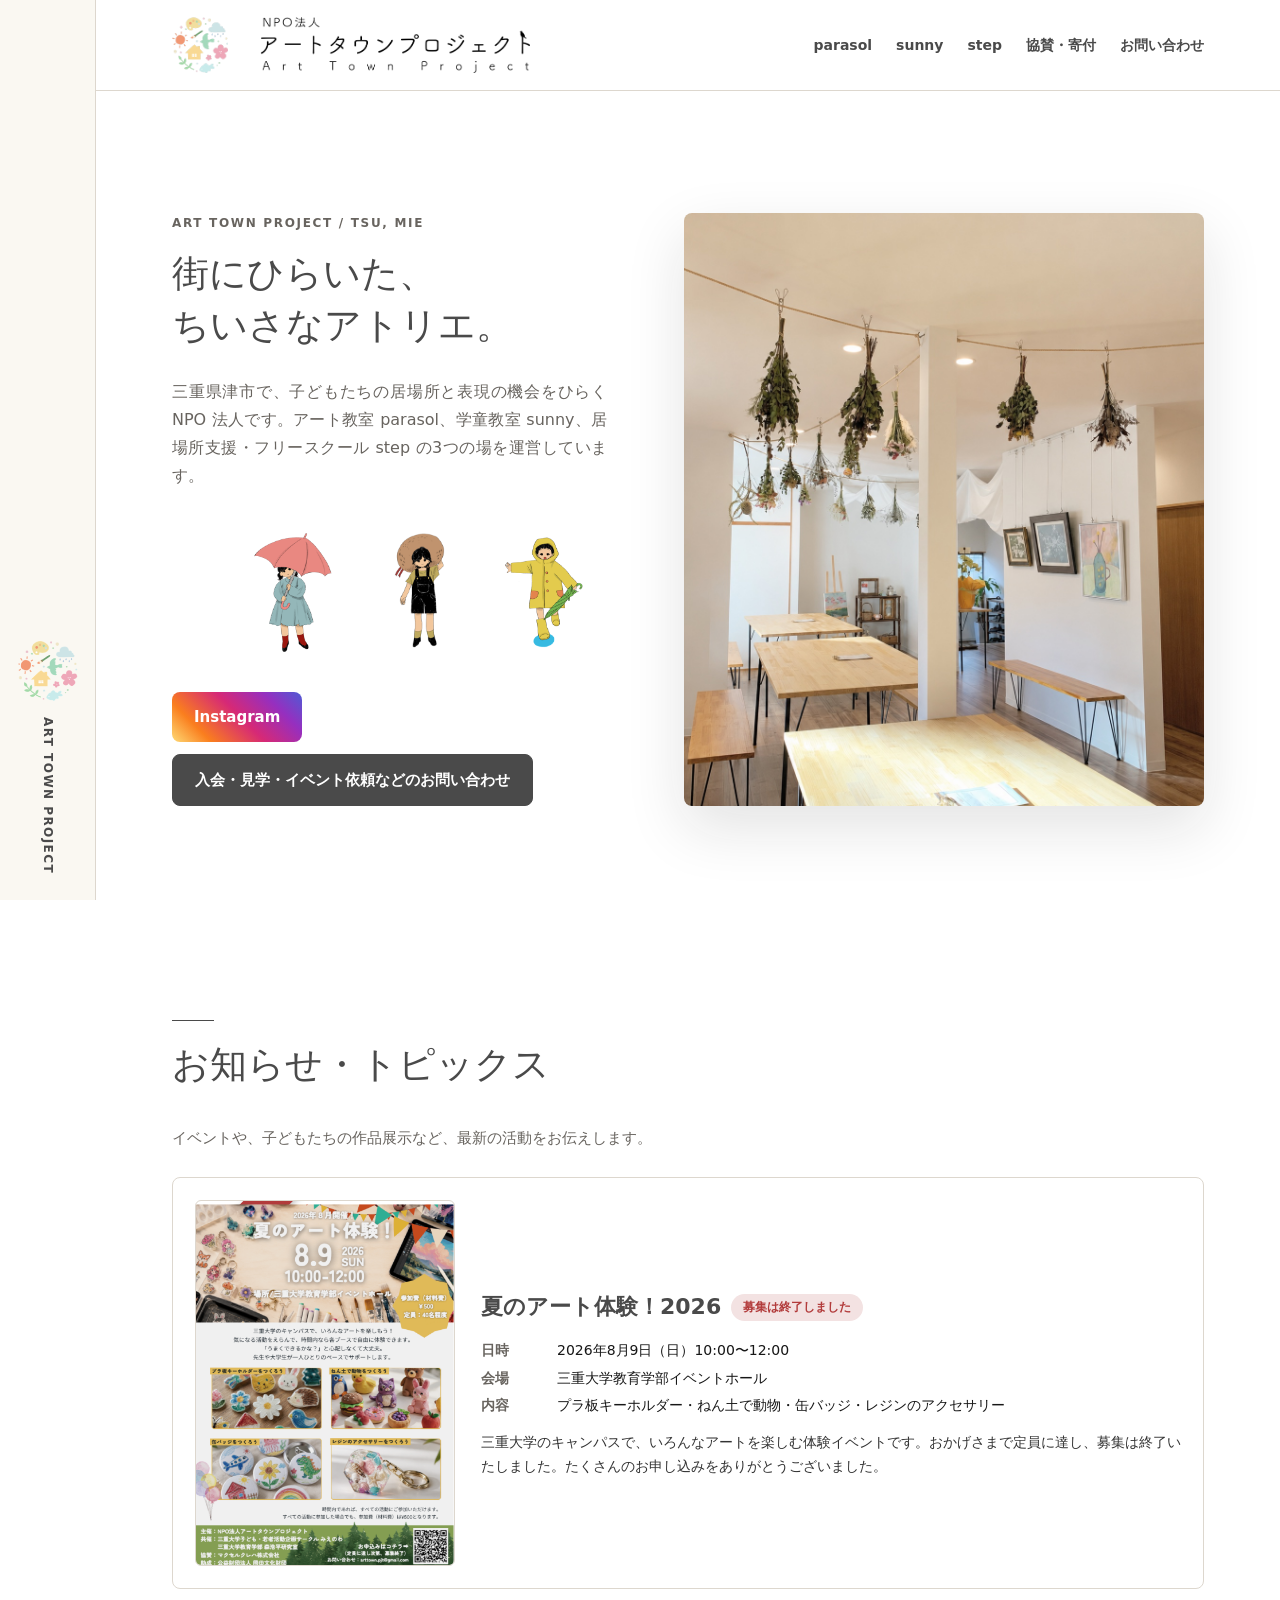
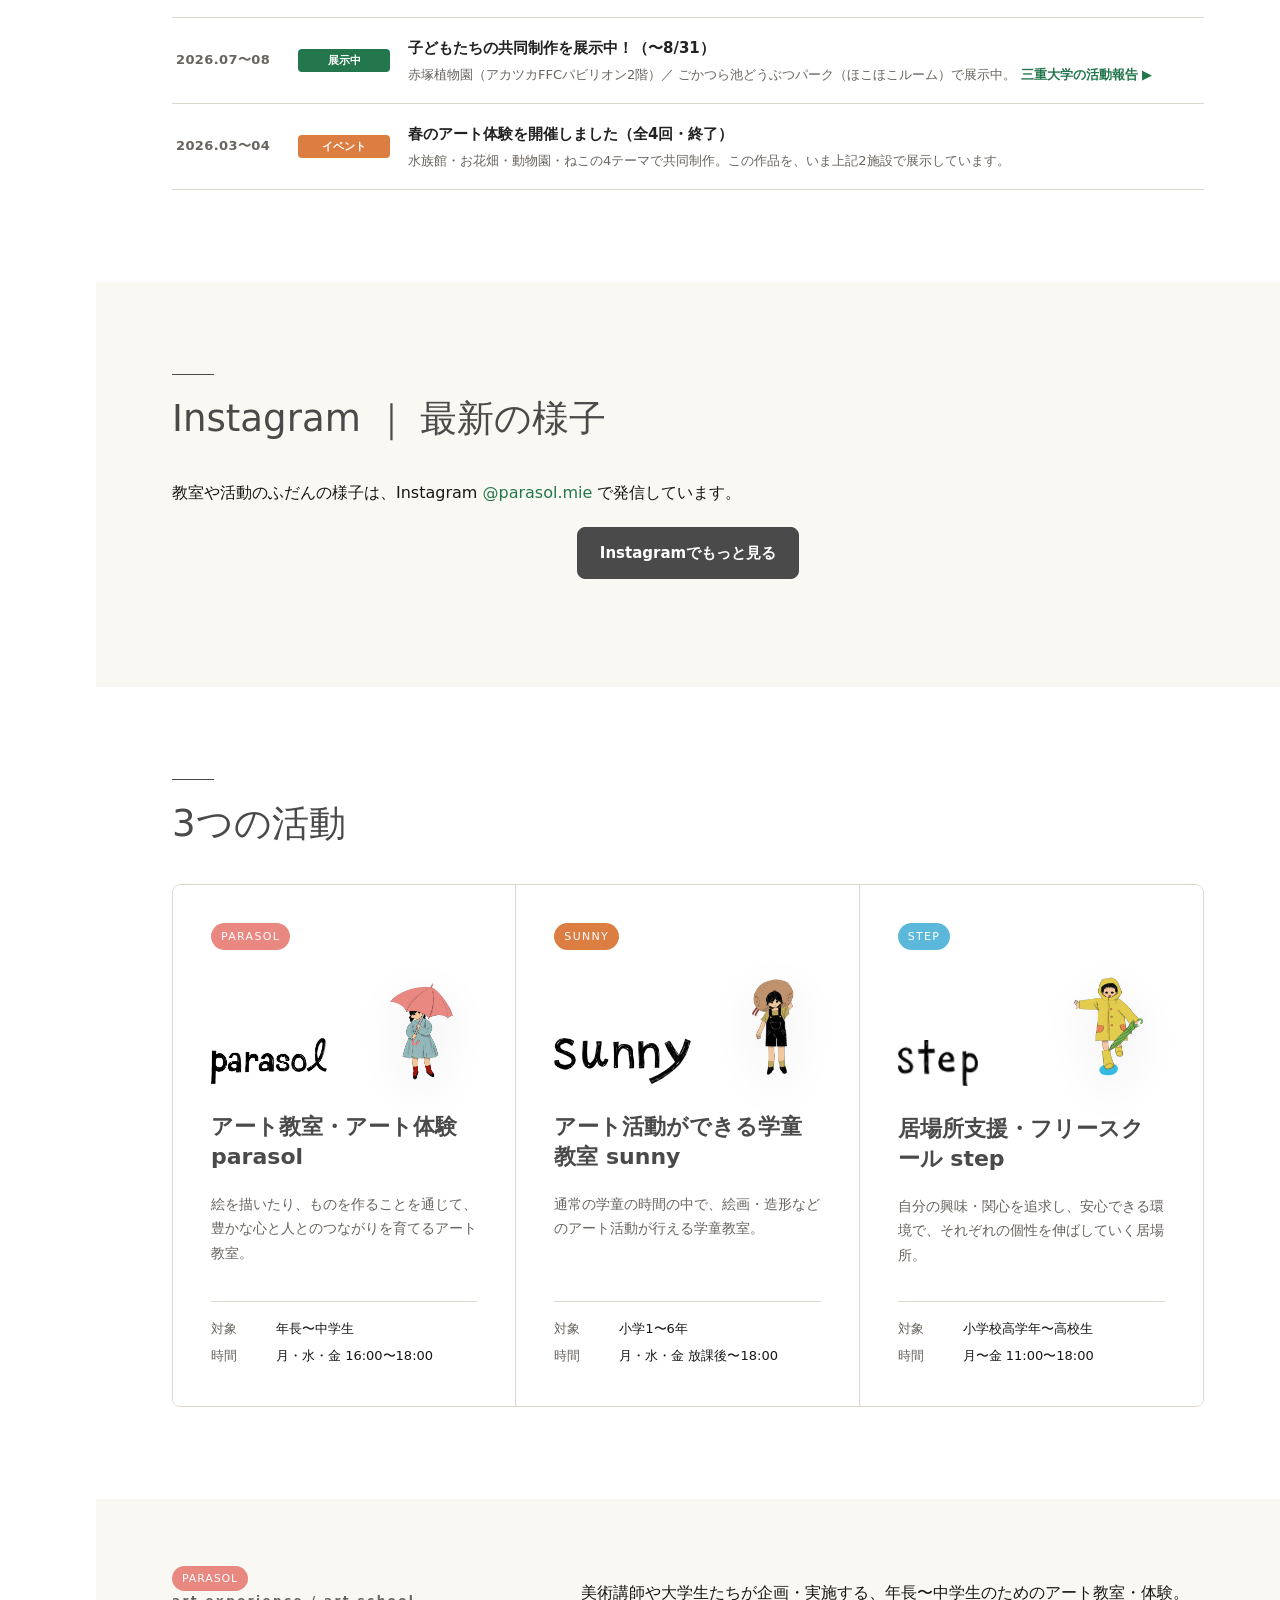
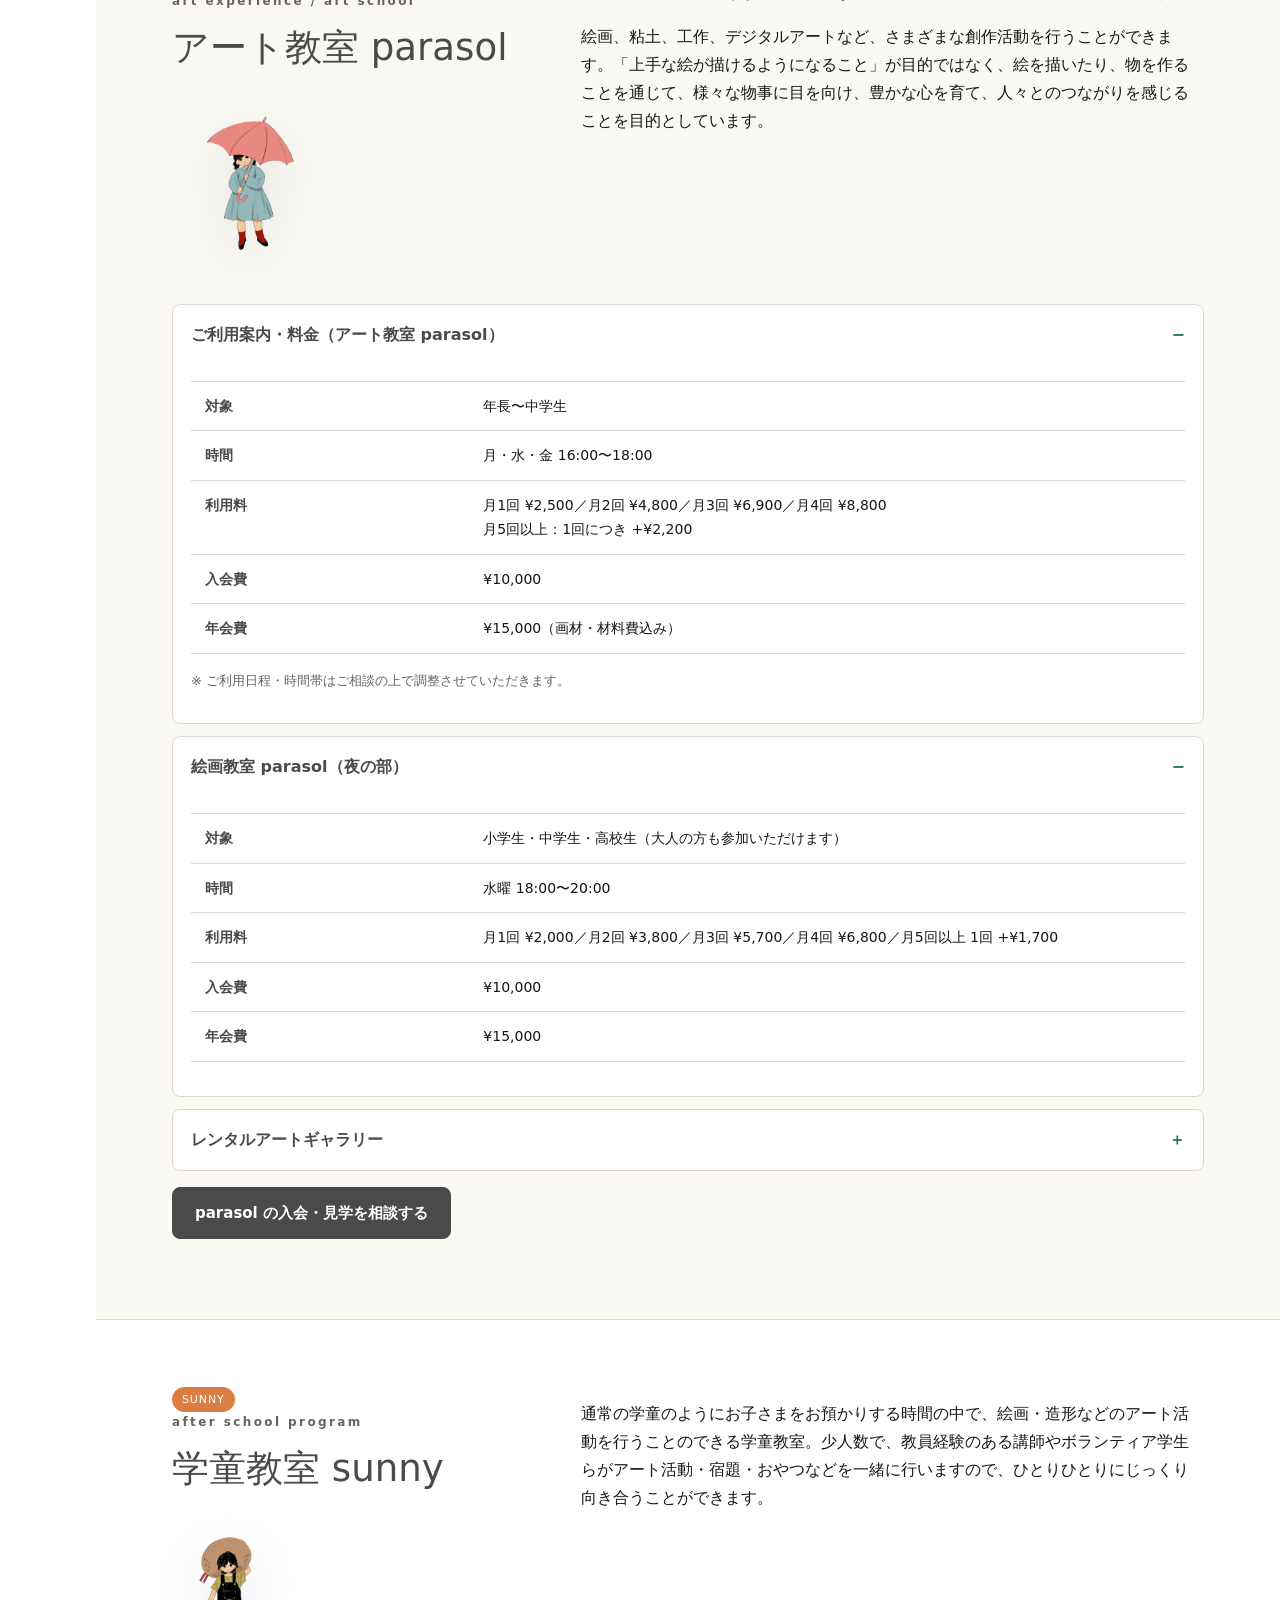
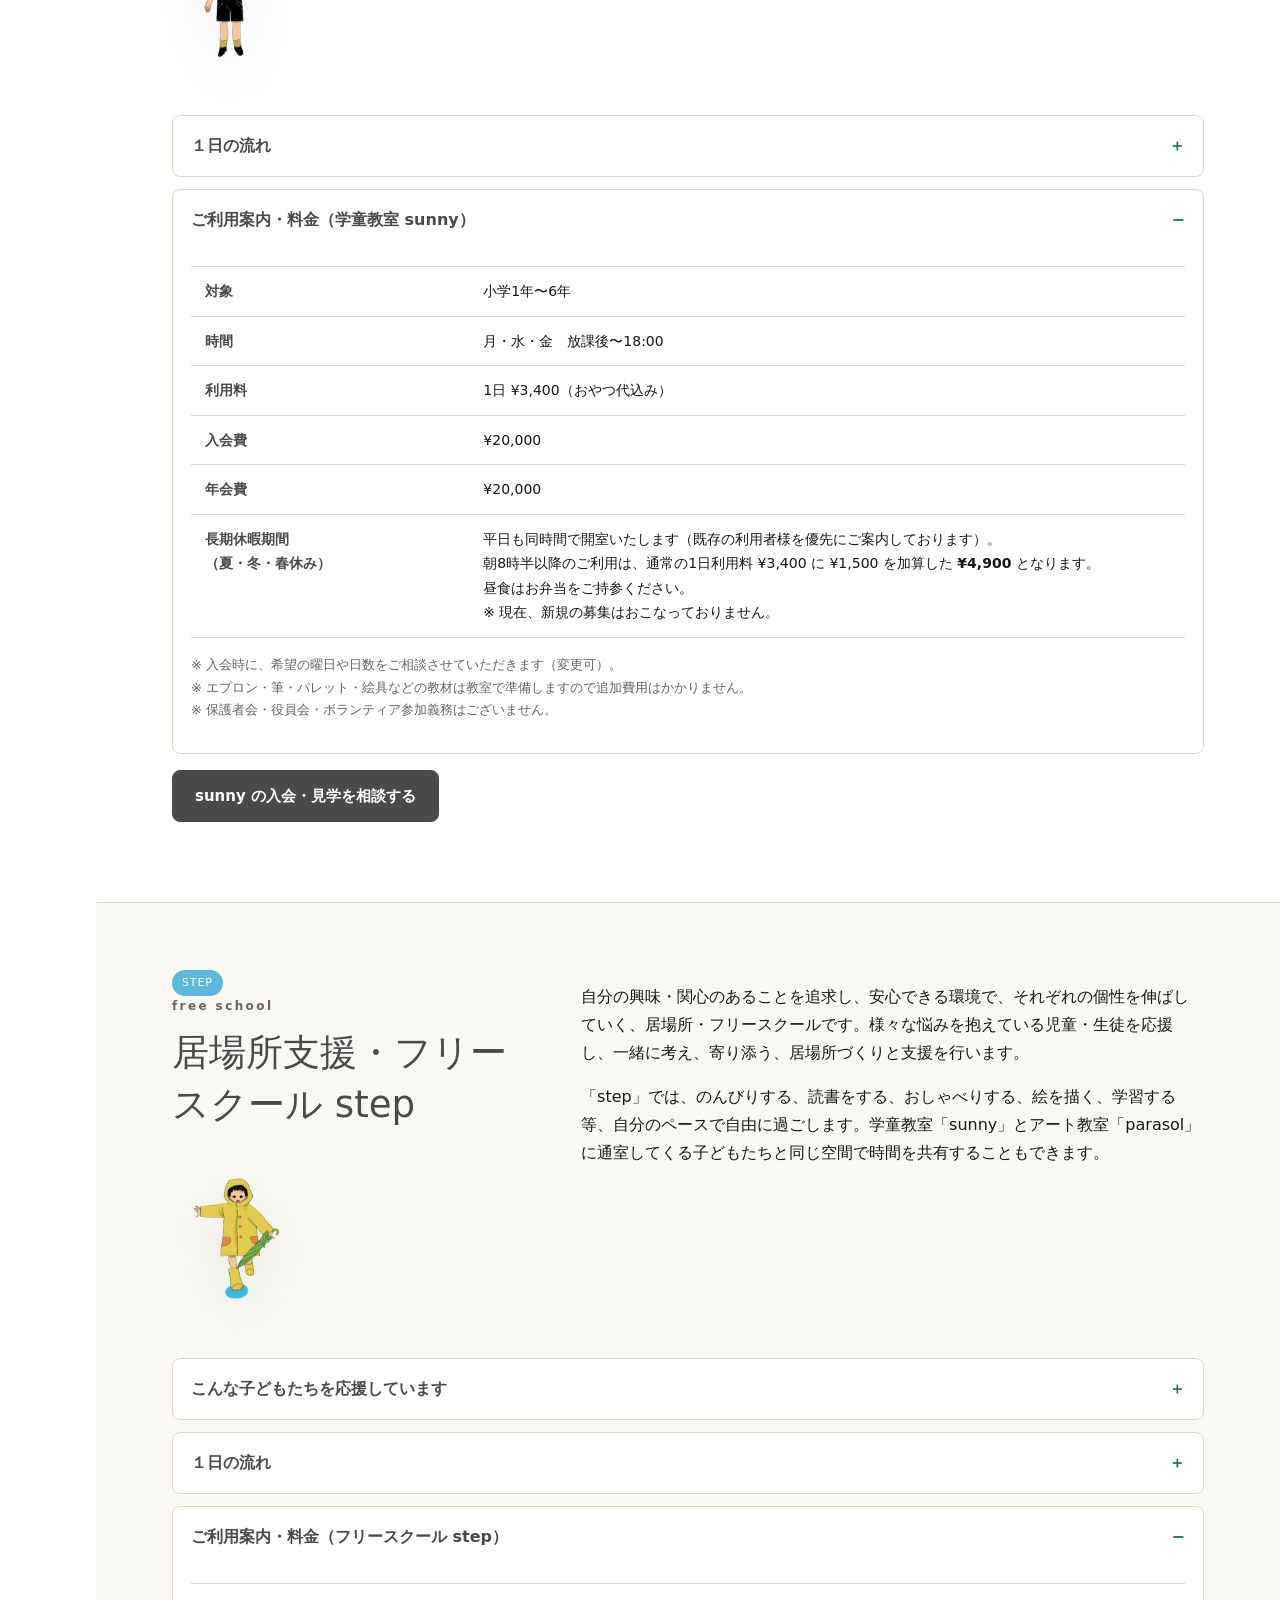
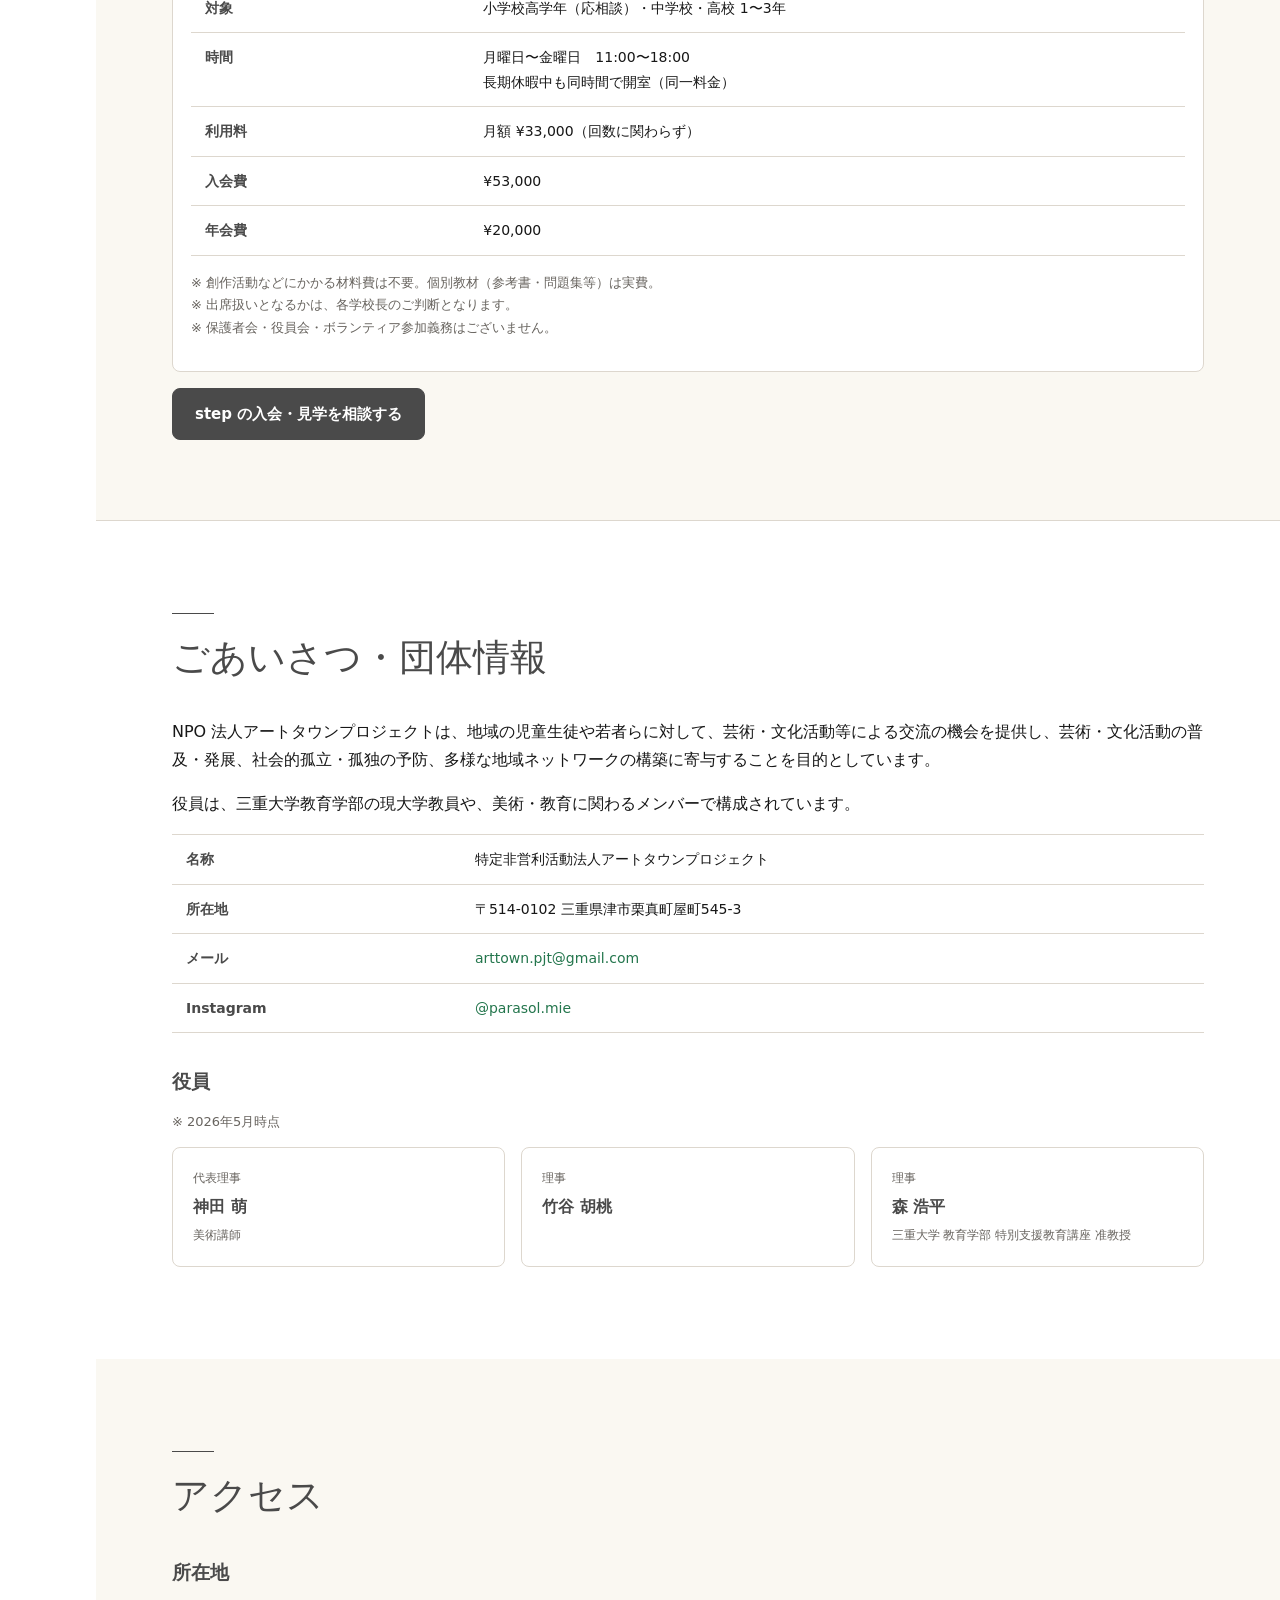
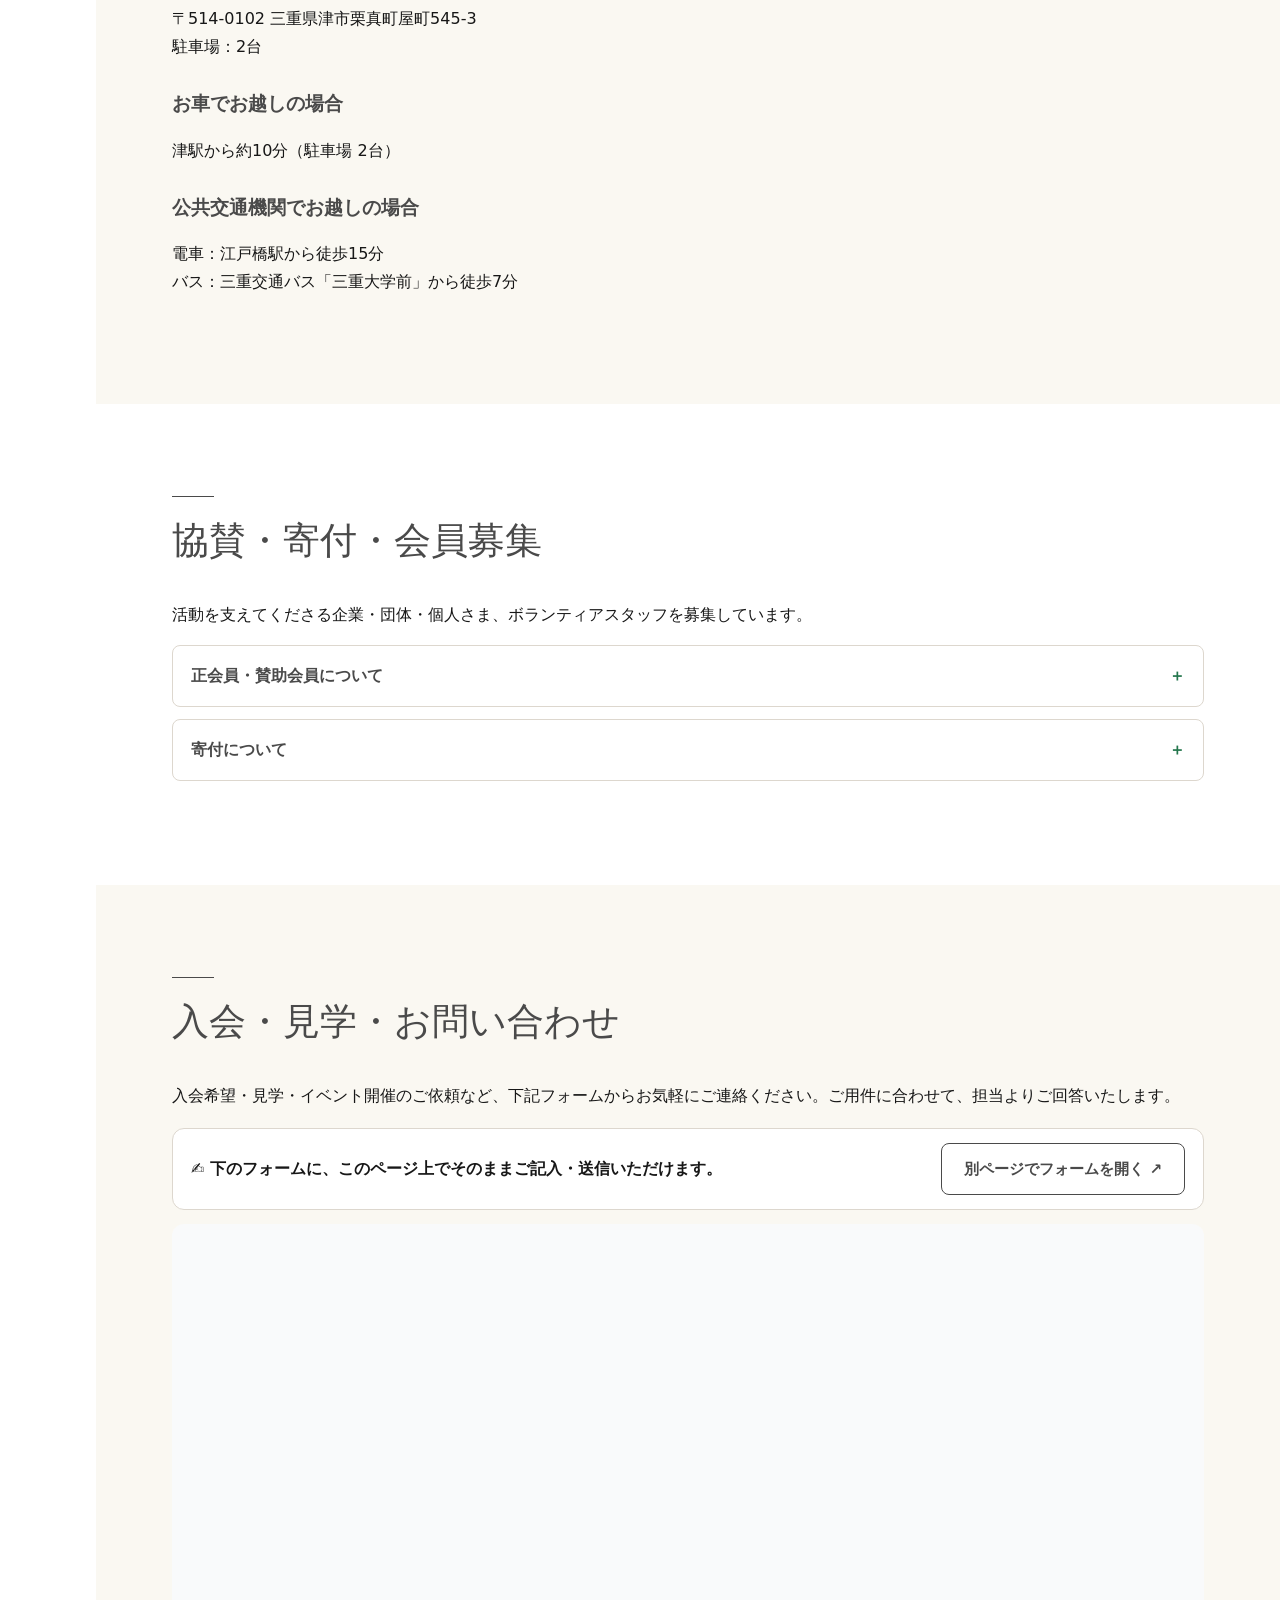
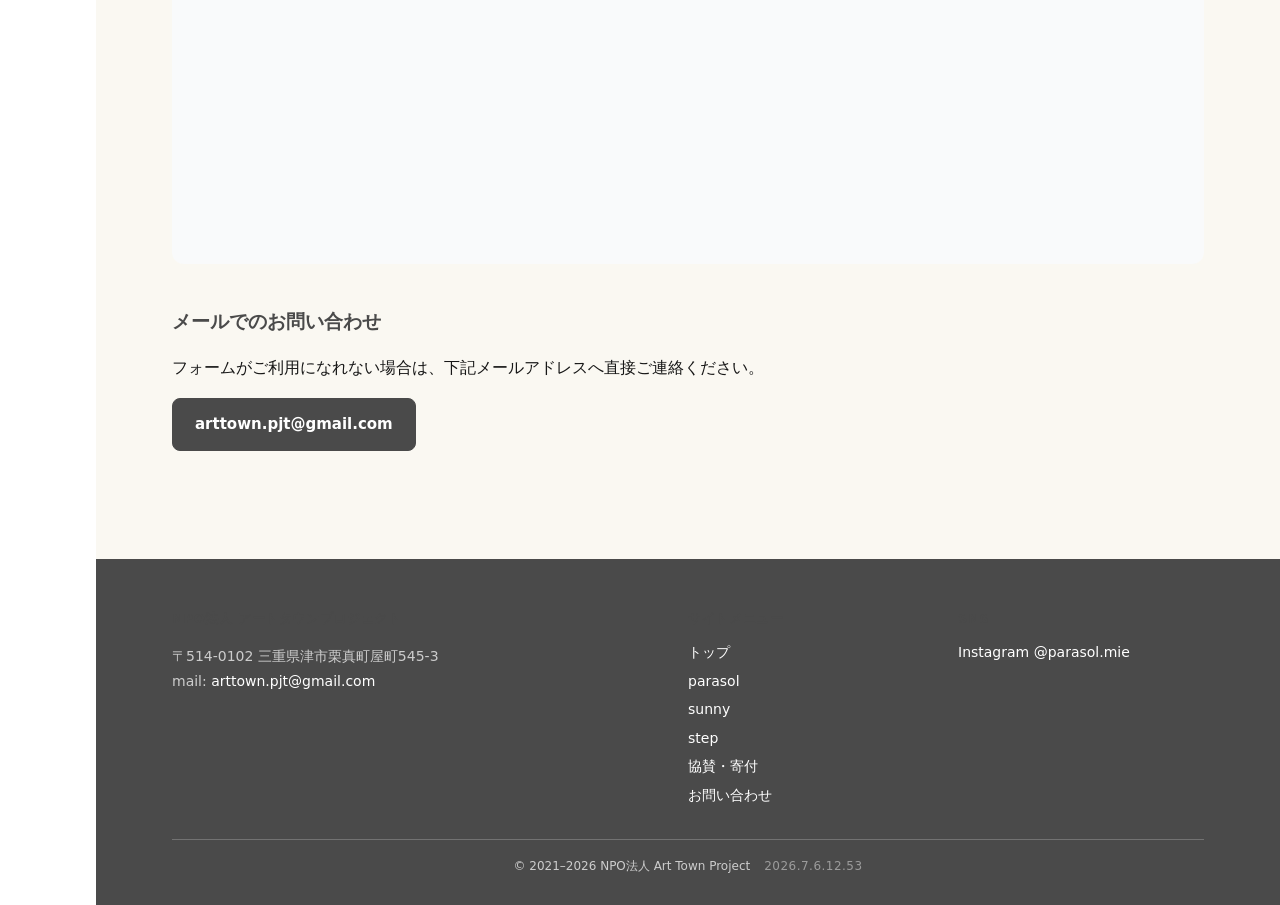
<file: step/index.html>
<!doctype html>
<html lang="ja">
<head>
<meta charset="utf-8">
<meta name="viewport" content="width=device-width, initial-scale=1.0">
<title>NPO法人アートタウンプロジェクト｜津市</title>
<link rel="canonical" href="https://arttownpjt.net/">
<meta http-equiv="refresh" content="0; url=/#step">
<script>location.replace("/#step");</script>
<style>body{font-family:system-ui,sans-serif;padding:40px;color:#333}</style>
</head>
<body>
<p>このページは移動しました。<a href="/#step">NPO法人アートタウンプロジェクト</a> へ移動します。</p>
<!-- Cloudflare Web Analytics --><script type="module" src="https://static.cloudflareinsights.com/beacon.min.js" data-cf-beacon='{"token": "efea973e668840dfaaf47ef0f0e191ca"}'></script><!-- End Cloudflare Web Analytics -->
</body>
</html>
</file>
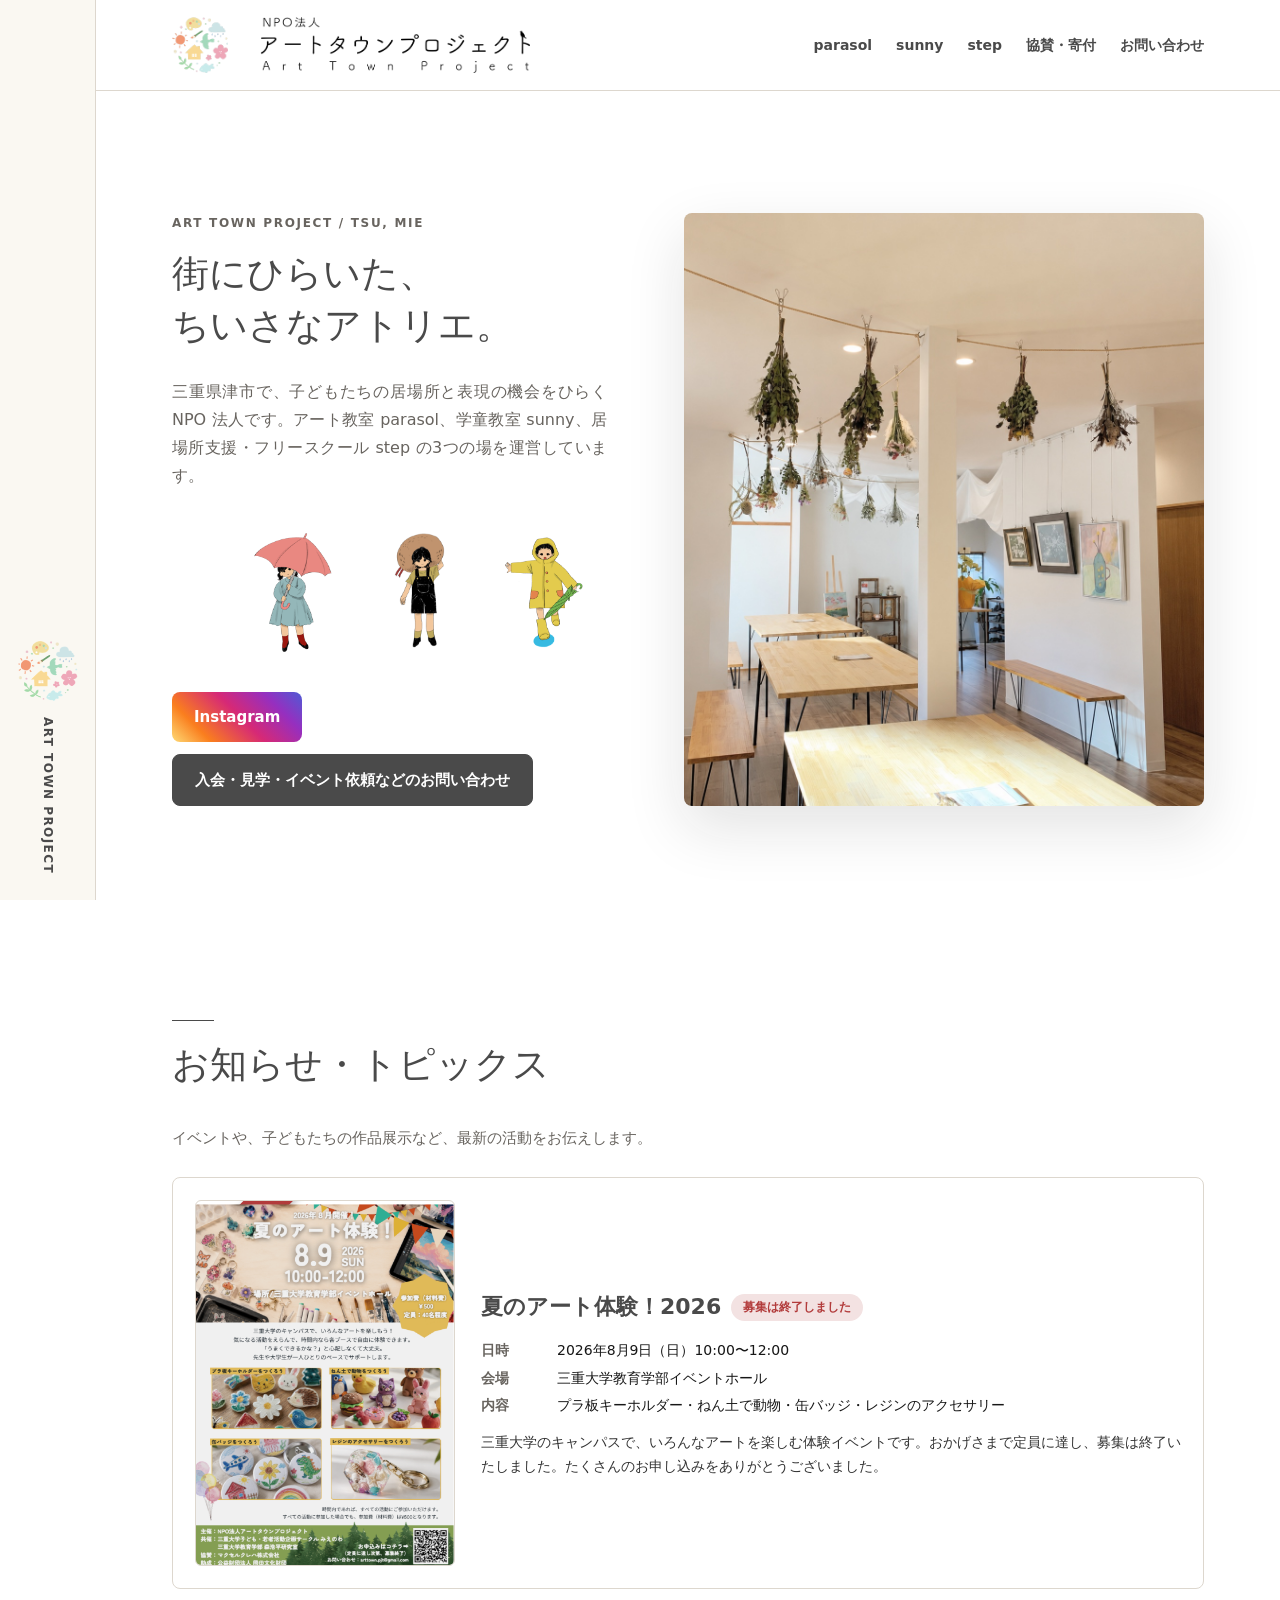
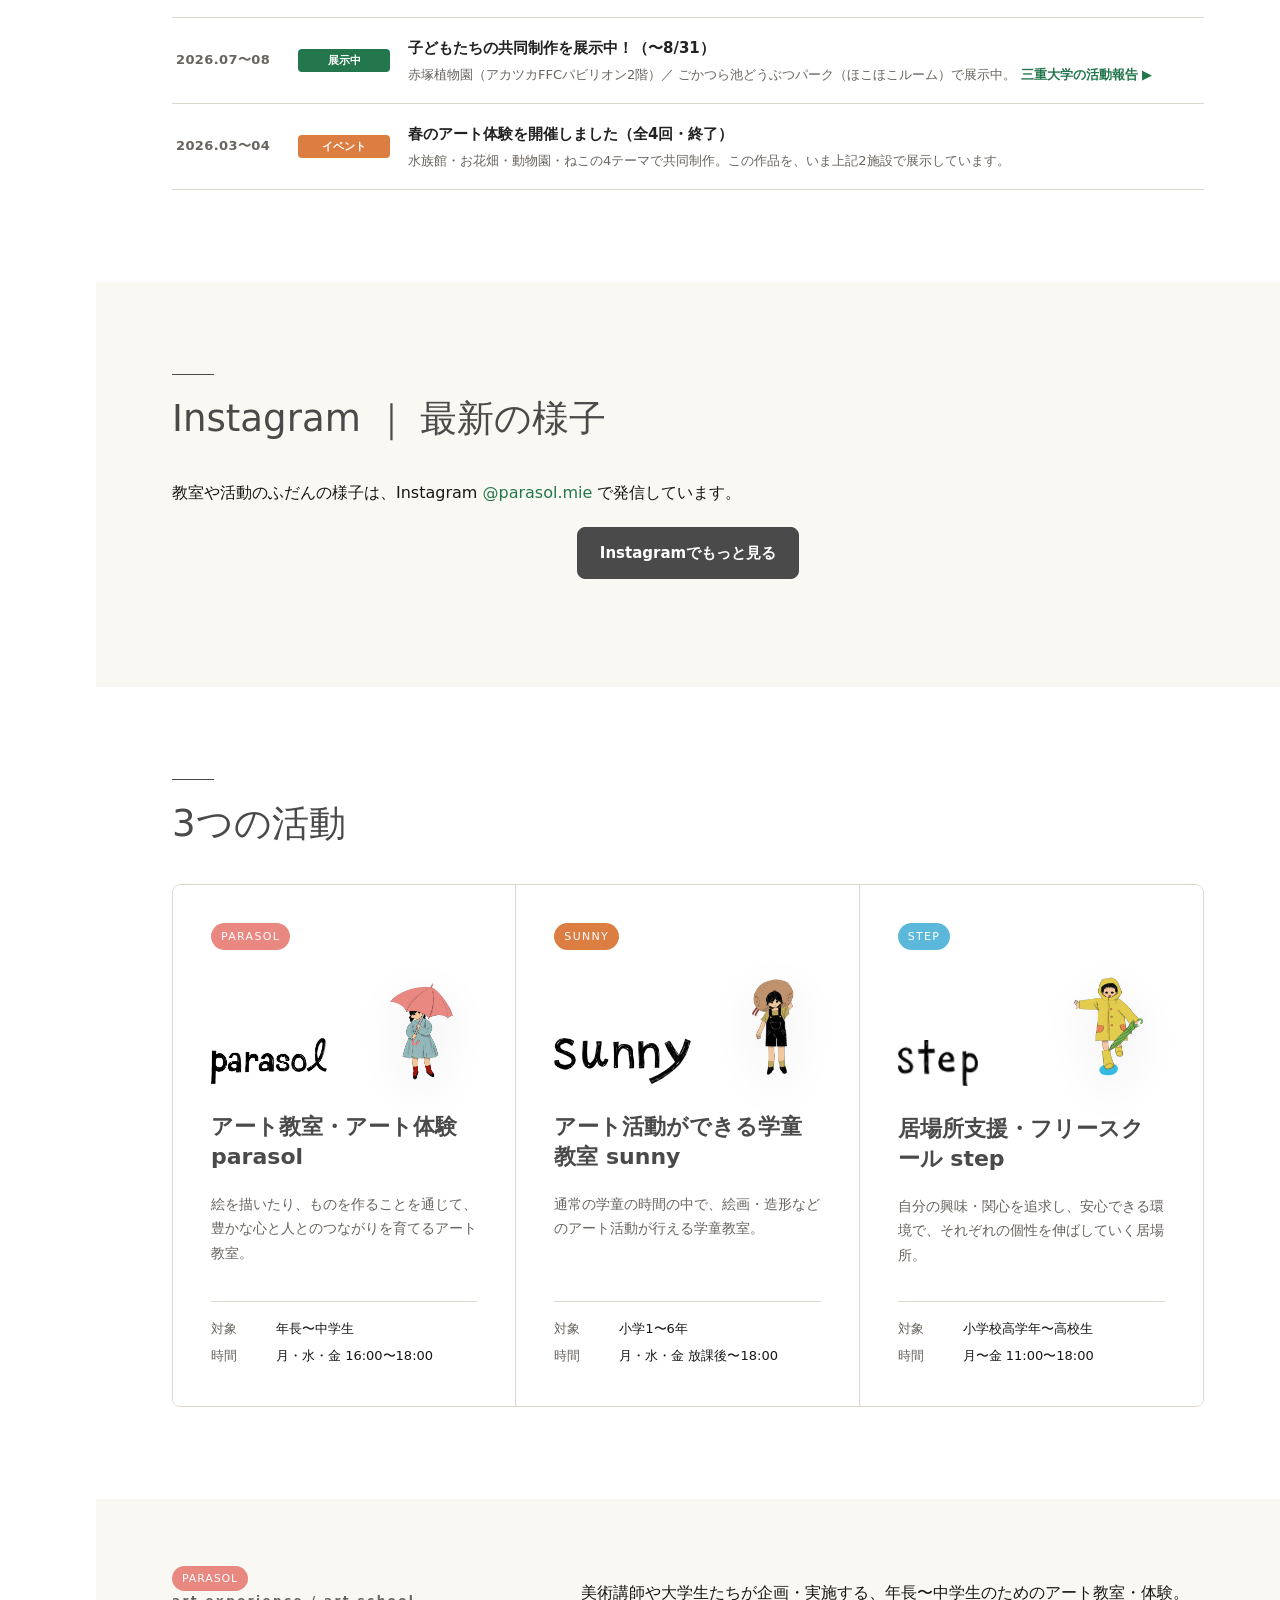
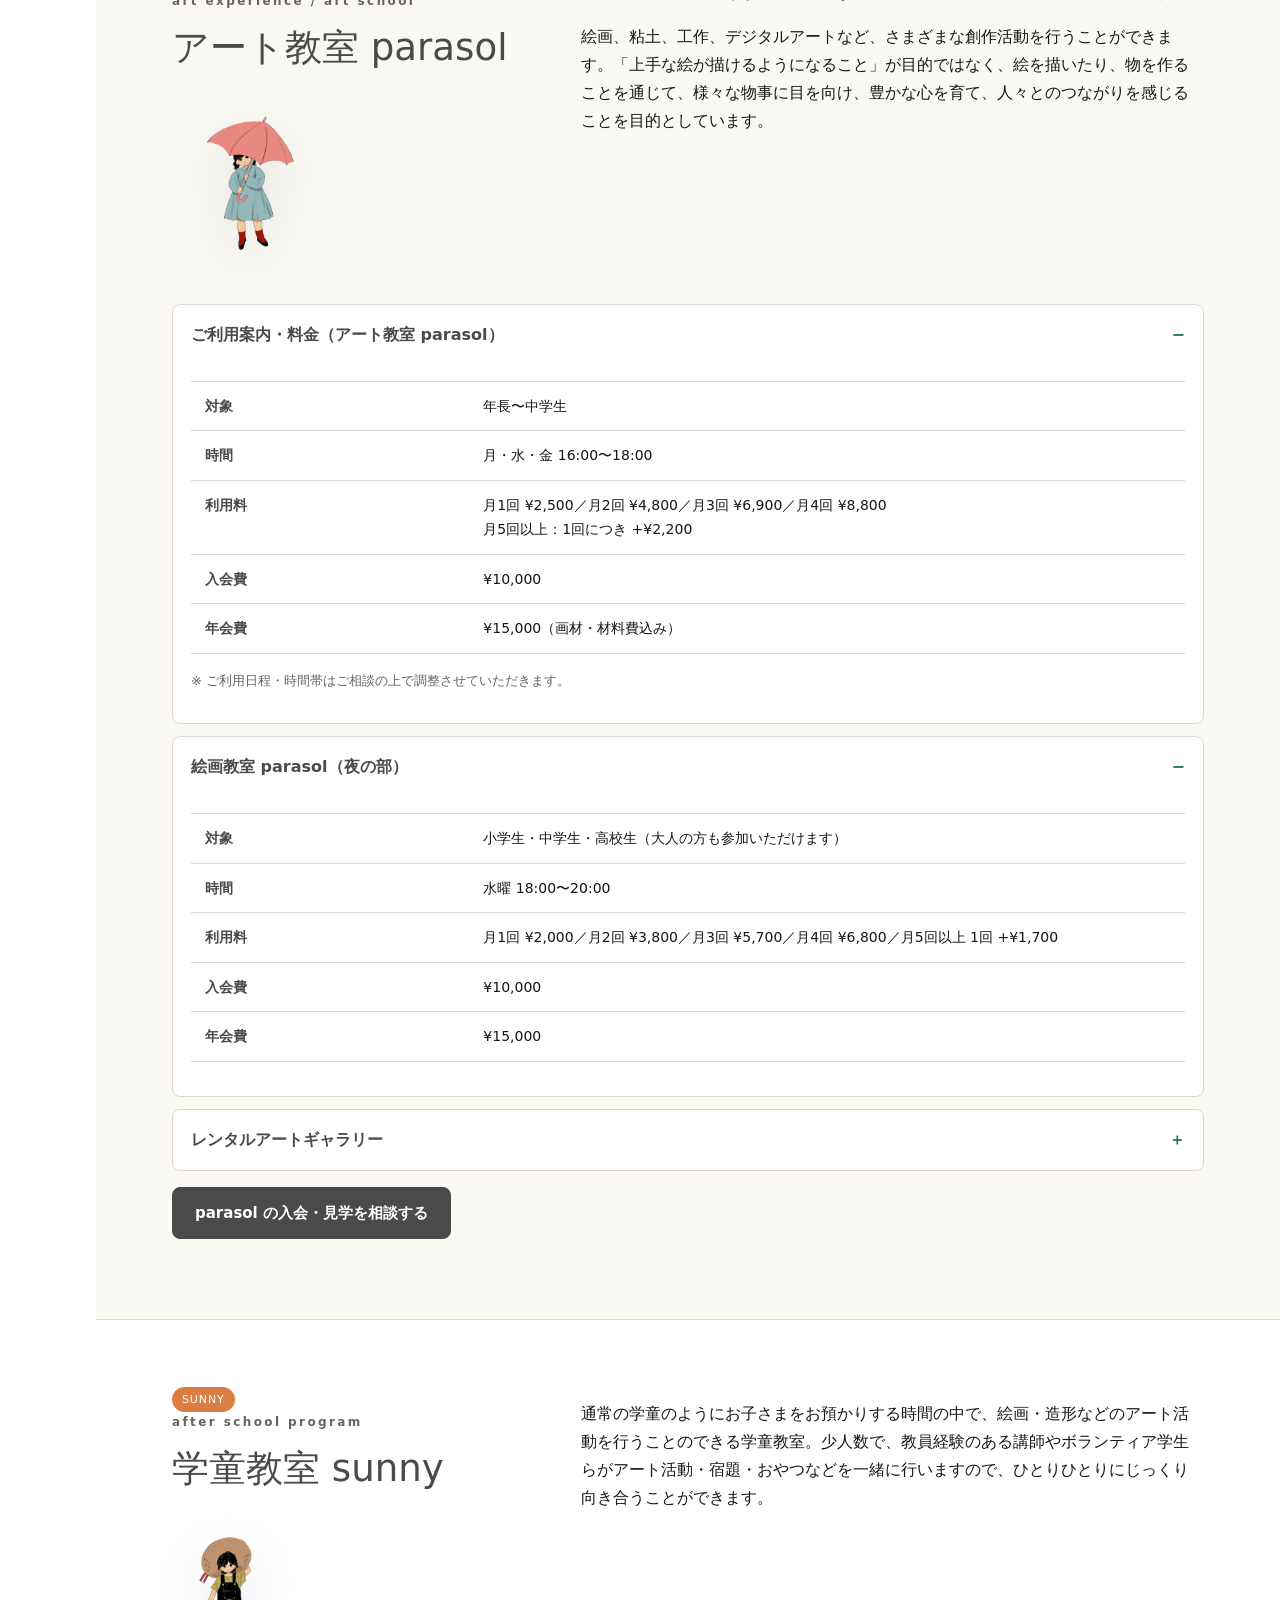
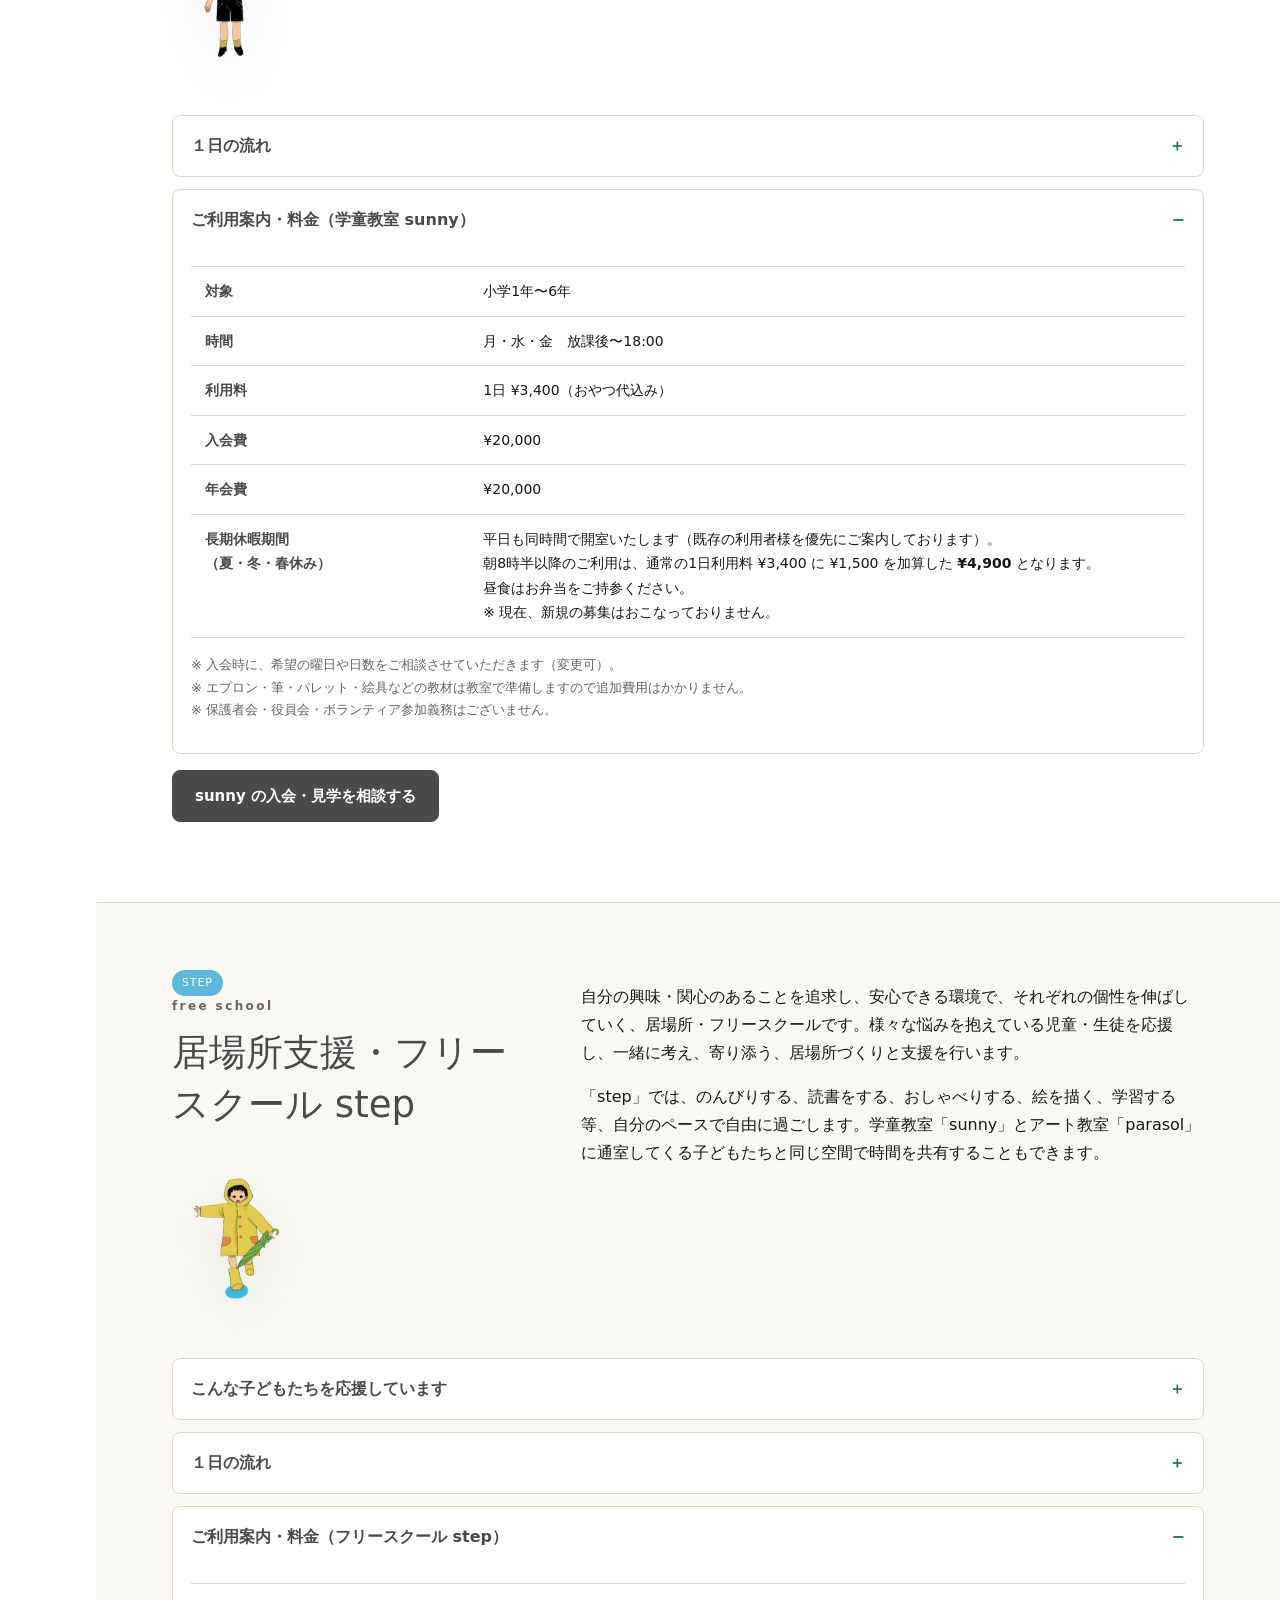
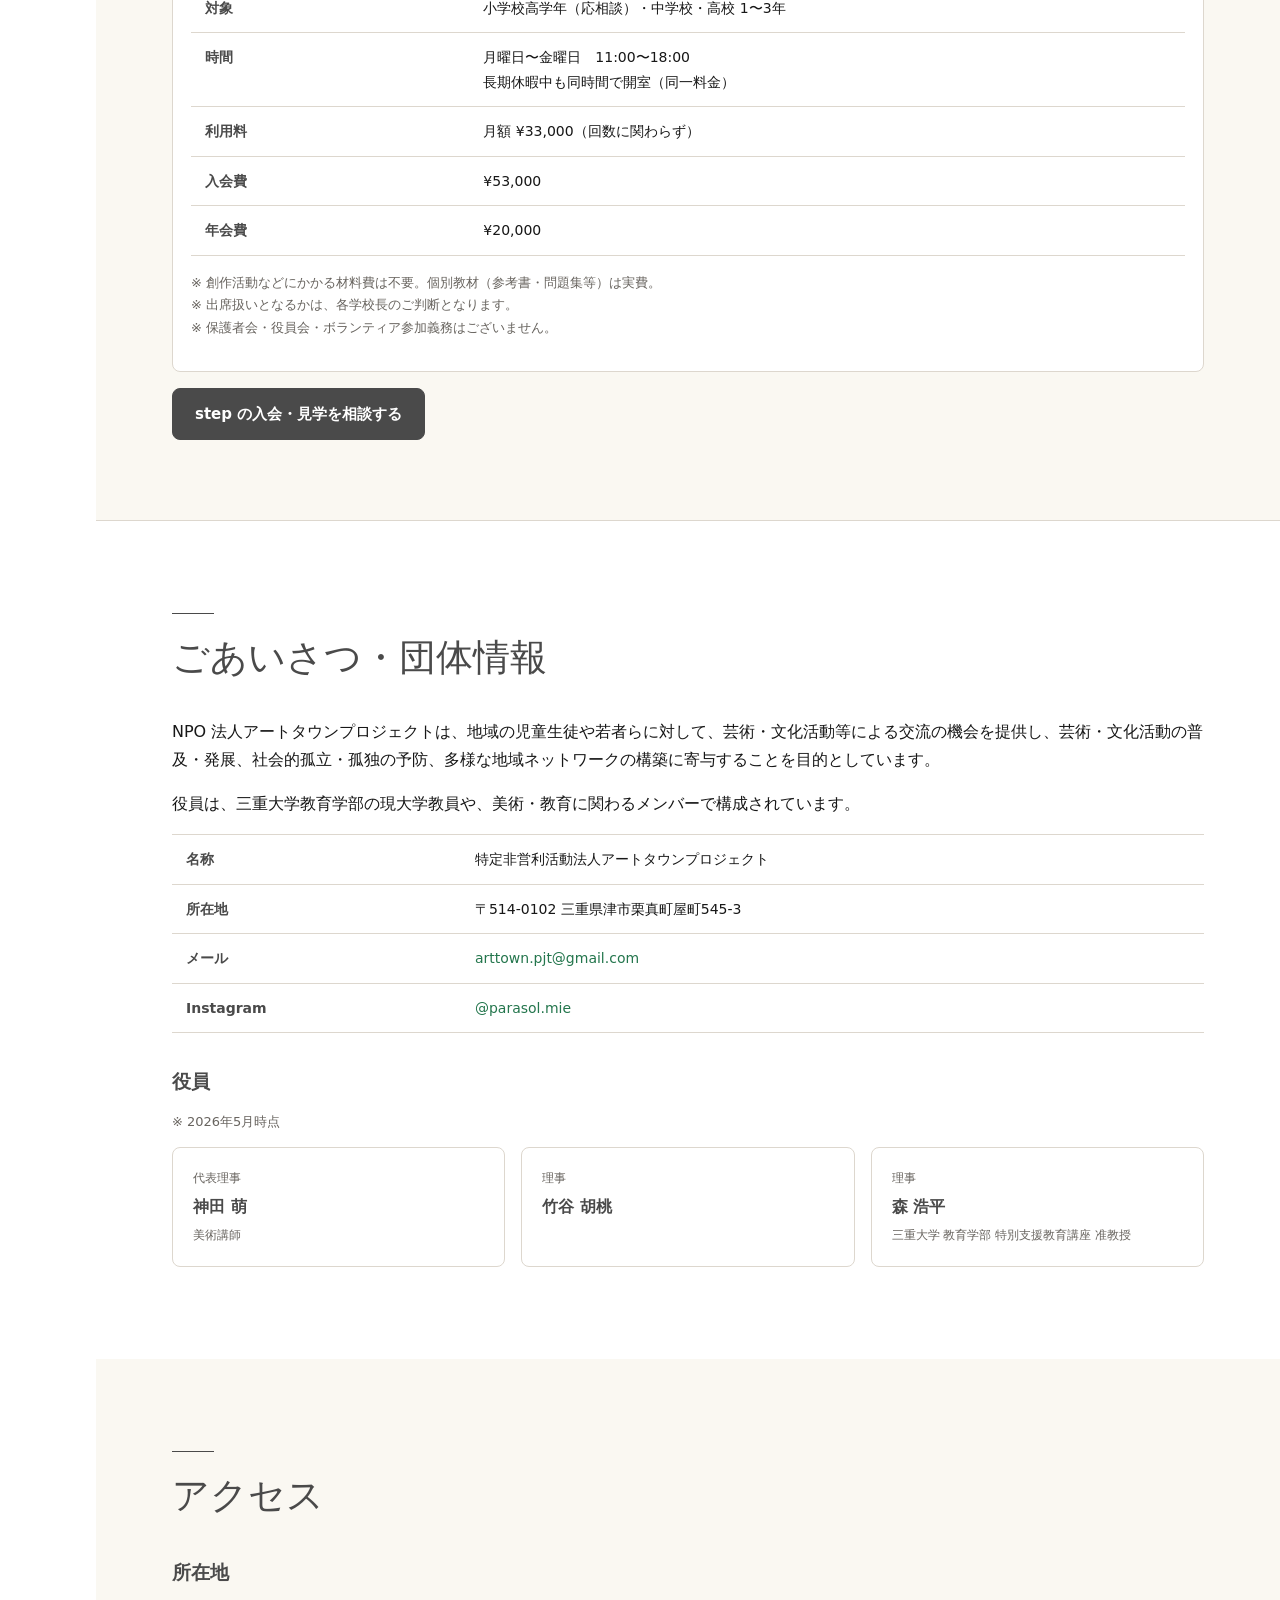
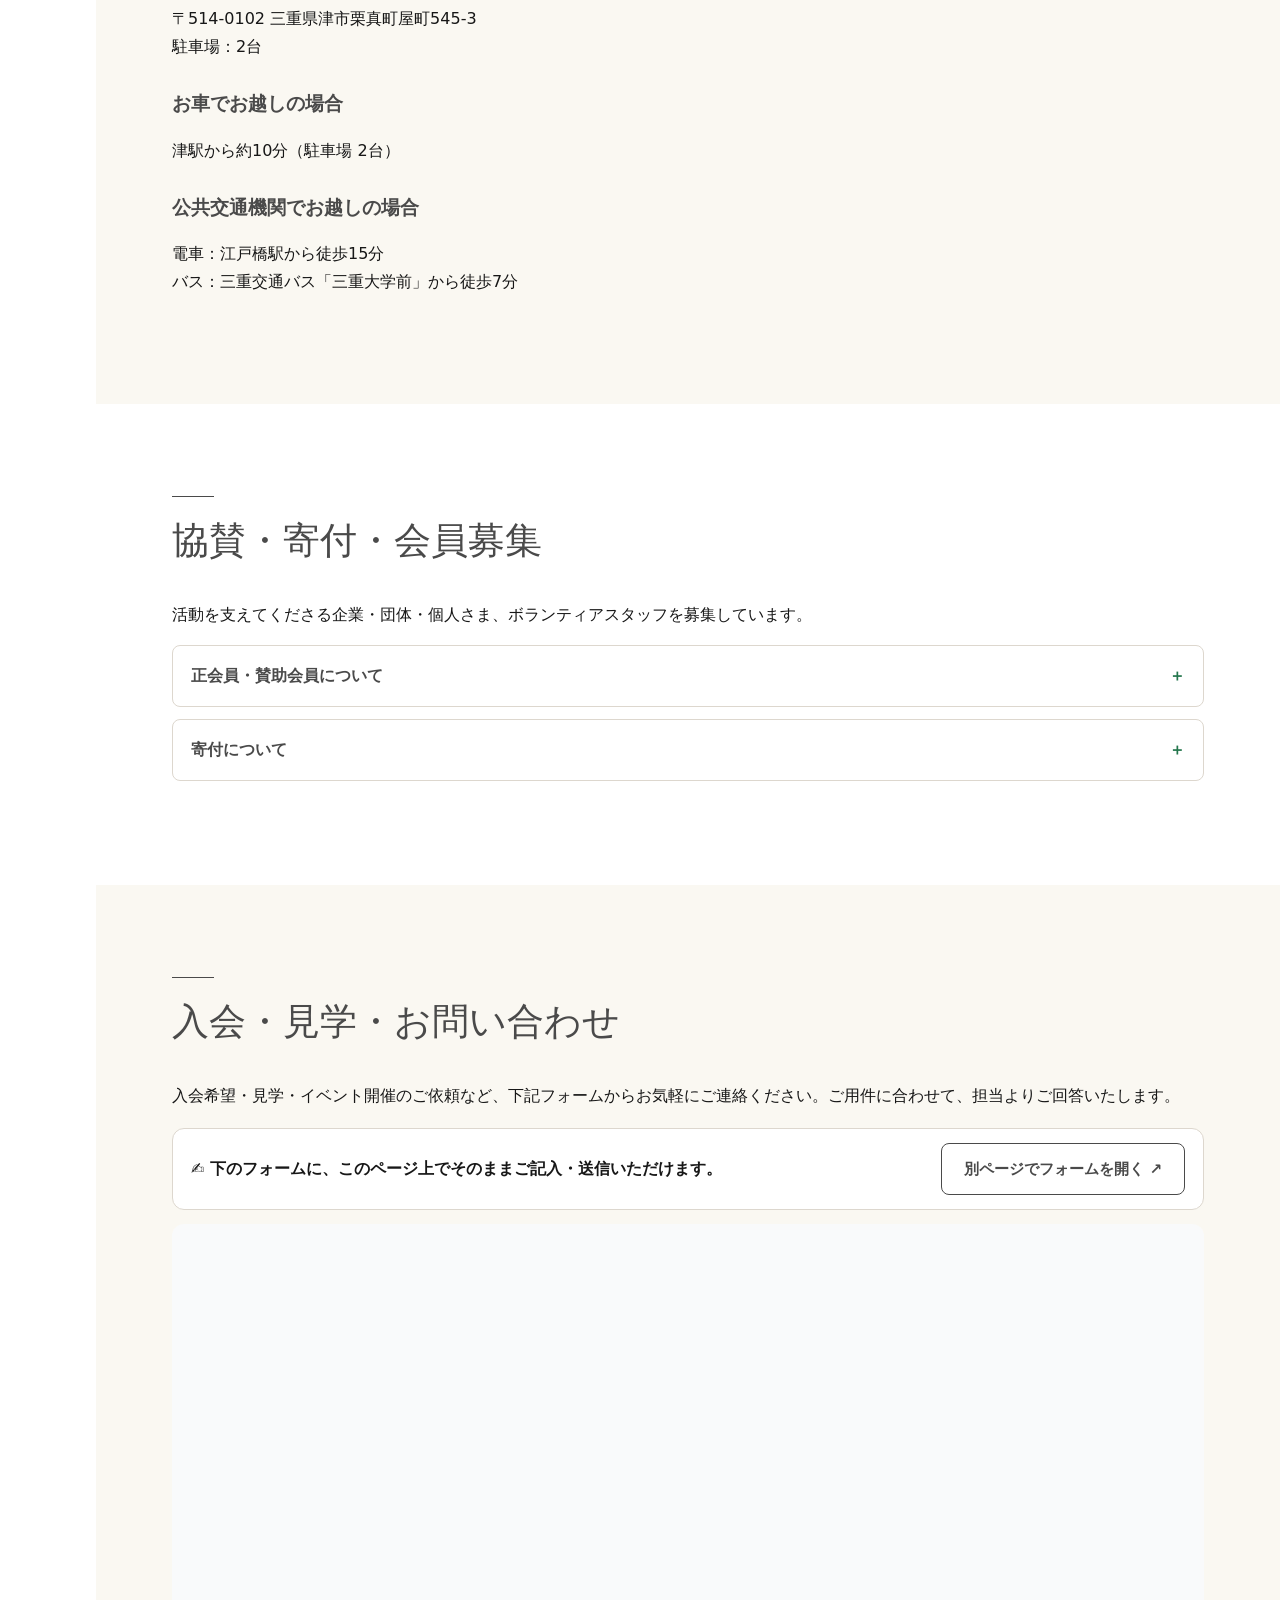
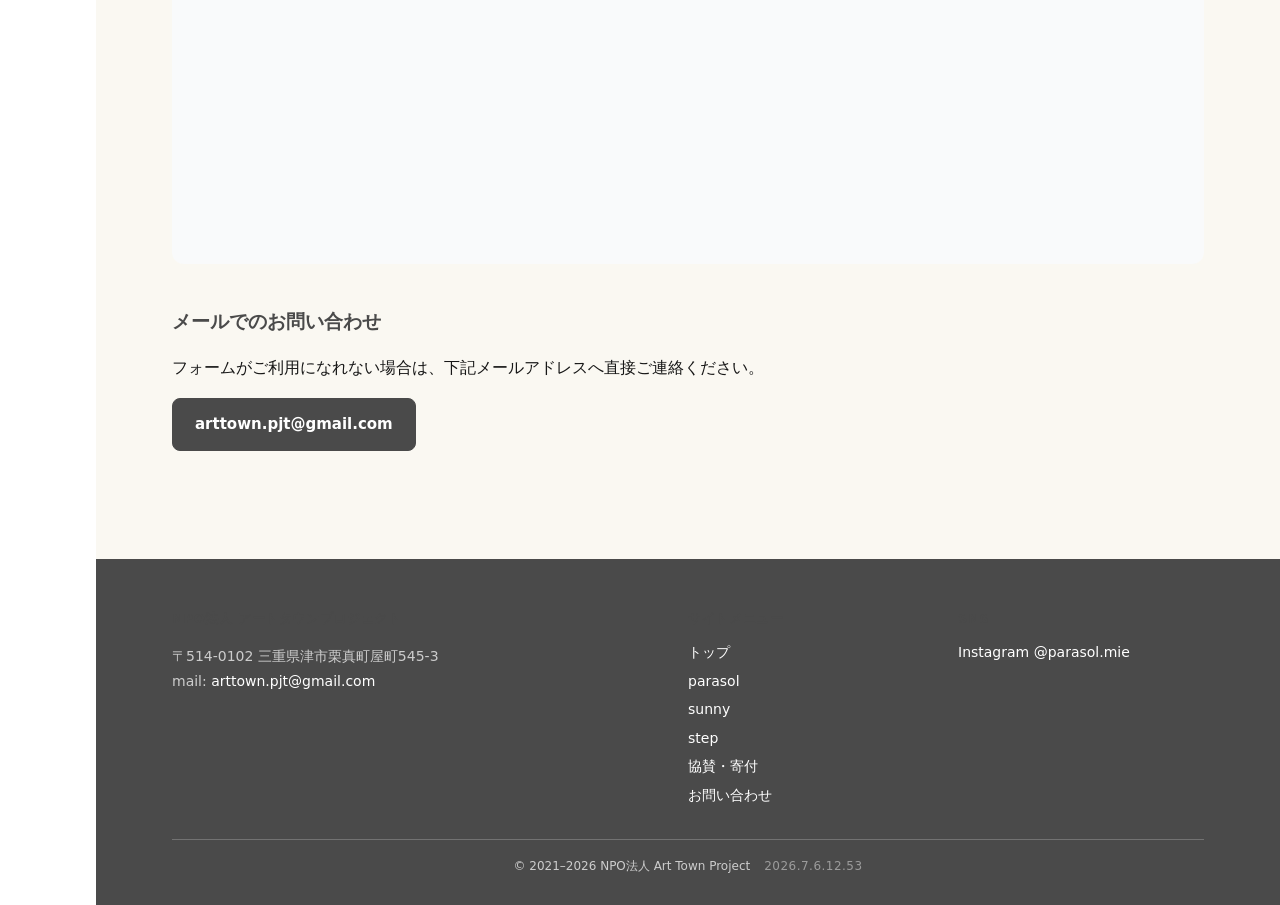
<file: sunny/index.html>
<!doctype html>
<html lang="ja">
<head>
<meta charset="utf-8">
<meta name="viewport" content="width=device-width, initial-scale=1.0">
<title>NPO法人アートタウンプロジェクト｜津市</title>
<link rel="canonical" href="https://arttownpjt.net/">
<meta http-equiv="refresh" content="0; url=/#sunny">
<script>location.replace("/#sunny");</script>
<style>body{font-family:system-ui,sans-serif;padding:40px;color:#333}</style>
</head>
<body>
<p>このページは移動しました。<a href="/#sunny">NPO法人アートタウンプロジェクト</a> へ移動します。</p>
<!-- Cloudflare Web Analytics --><script type="module" src="https://static.cloudflareinsights.com/beacon.min.js" data-cf-beacon='{"token": "efea973e668840dfaaf47ef0f0e191ca"}'></script><!-- End Cloudflare Web Analytics -->
</body>
</html>
</file>
<file: assets/css/style.css>
/* arttownpjt.net renewal — base style (2026-05-29 v0) */

:root {
  color-scheme: light only;
  --c-bg:        #ffffff;
  --c-text:      #171717;
  --c-muted:     #68645f;
  --c-heading:   #4a4a4a;
  --c-accent:    #24764d;
  --c-parasol:   #e98881;
  --c-sunny:     #dc7d42;
  --c-step:      #5cb8db;
  --c-line:      #ddd7ce;
  --c-soft-bg:   #faf8f2;
  --c-focus:     #111827;
  --max-w:       1160px;
  --r-md:        8px;
  --r-lg:        8px;
}

* { box-sizing: border-box; }
html, body { margin: 0; padding: 0; overflow-x: clip; }
body {
  font-family: "Hiragino Sans", "Hiragino Kaku Gothic ProN", "Yu Gothic", "Meiryo", system-ui, -apple-system, sans-serif;
  color: var(--c-text);
  background: var(--c-bg);
  line-height: 1.75;
  font-size: 16px;
  -webkit-font-smoothing: antialiased;
}
img { max-width: 100%; height: auto; display: block; }
a { color: var(--c-accent); text-decoration: none; }
a:hover { text-decoration: underline; }
a:focus-visible,
button:focus-visible,
summary:focus-visible {
  outline: 3px solid var(--c-focus);
  outline-offset: 3px;
}

.container {
  max-width: var(--max-w);
  margin: 0 auto;
  padding: 0 clamp(22px, 5vw, 72px);
}

/* ===== Gallery rail ===== */
.site-rail {
  position: fixed;
  inset: 0 auto 0 0;
  z-index: 60;
  width: 96px;
  padding: 26px 16px;
  border-right: 1px solid var(--c-line);
  background: var(--c-soft-bg);
  display: flex;
  flex-direction: column;
  justify-content: flex-end;
  align-items: center;
  gap: 16px;
}
.site-rail img {
  width: 60px;
  height: 60px;
  object-fit: contain;
}
.site-rail span {
  writing-mode: vertical-rl;
  color: var(--c-heading);
  font-size: 12px;
  font-weight: 800;
  letter-spacing: .12em;
}
@media (min-width: 921px) {
  body { padding-left: 96px; }
}
@media (max-width: 920px) {
  .site-rail { display: none; }
}

/* ===== Header ===== */
.site-header {
  border-bottom: 1px solid var(--c-line);
  background: rgba(255, 255, 255, .9);
  position: sticky; top: 0; z-index: 50;
  backdrop-filter: saturate(120%) blur(10px);
}
.site-header .inner {
  display: flex; align-items: center; justify-content: space-between;
  padding: 17px clamp(22px, 5vw, 72px);
  max-width: var(--max-w);
  margin: 0 auto;
}
.site-header .brand {
  display: block;
  color: var(--c-heading);
}
.site-header .brand { display: flex; align-items: center; }
.site-header .brand img {
  display: block;
  height: 56px;
  width: auto;
  max-width: 62vw;
}
.site-nav ul {
  list-style: none; padding: 0; margin: 0;
  display: flex; gap: clamp(14px, 2vw, 24px);
  font-size: 14px;
}
.site-nav a {
  color: var(--c-heading); font-weight: 800;
}
.site-nav a:hover { color: var(--c-accent); text-decoration: none; }

@media (max-width: 720px) {
  .site-header .inner { align-items: flex-start; gap: 14px; flex-direction: column; }
  .site-header .brand img { height: 42px; width: auto; }
  .site-nav ul { gap: 14px; font-size: 13px; flex-wrap: wrap; justify-content: flex-start; }
}

/* ===== Hero ===== */
.hero {
  min-height: calc(100vh - 96px);
  padding: clamp(78px, 9.5vw, 138px) 0 clamp(78px, 9.5vw, 128px);
  display: grid;
  align-items: center;
  background: #fff;
}
.hero-grid {
  display: grid;
  grid-template-columns: minmax(0, 1fr) minmax(340px, 520px);
  gap: clamp(40px, 6vw, 84px);
  align-items: stretch;
}
.hero-copy, .hero-poster { min-width: 0; }
.eyebrow {
  color: var(--c-muted);
  font-size: 12px;
  font-weight: 900;
  letter-spacing: .14em;
  margin: 0 0 14px;
}
.hero h1 {
  max-width: 620px;
  font-size: clamp(23px, 2.9vw, 39px);
  color: var(--c-heading);
  margin: 0 0 26px;
  letter-spacing: 0;
  line-height: 1.4;
  font-weight: 500;
}
.hero h1 .nw { white-space: nowrap; }
.hero p.lead {
  font-size: 16px; color: var(--c-muted); margin: 0 0 30px; max-width: 590px;
  text-align: justify;
  text-justify: inter-character;
}
.hero-characters {
  display: flex;
  justify-content: flex-end;
  align-items: flex-end;
  gap: 8px;
  max-width: 590px;
  margin: 0 0 22px;
}
.hero-characters img { height: 150px; width: auto; }
@media (max-width: 720px) {
  .hero-characters img { height: 112px; }
}
.hero .cta-row {
  display: flex; gap: 12px; flex-wrap: wrap;
}
.hero-poster {
  position: relative;
  min-height: 420px;
  height: 100%;
  border-radius: var(--r-lg);
  background: url("../img/hero-atelier.jpg") center / cover no-repeat;
  box-shadow: 0 22px 60px rgba(23,23,23,.12);
}
.hero-poster::before {
  content: "";
  position: absolute;
  inset: -18px 18px 18px -18px;
  z-index: -1;
  border: 1px solid var(--c-line);
  border-radius: var(--r-lg);
}
@media (max-width: 720px) {
  .hero {
    min-height: 0;
    padding: 42px 0 44px;
  }
  .hero-grid {
    grid-template-columns: minmax(0, 1fr);
  }
  .hero h1 {
    font-size: clamp(24px, 7.6vw, 40px);
  }
  .hero h1 .nw { white-space: normal; } /* 携帯では折り返しを許可（右はみ出し防止） */
  .hero-poster {
    min-height: 0;
    height: 230px;
    aspect-ratio: auto;
  }
  .hero-poster::before {
    inset: -12px 12px 12px -12px;
  }
}

/* ===== Buttons ===== */
.btn {
  display: inline-block; padding: 12px 22px; border-radius: var(--r-md);
  font-weight: 800; font-size: 15px;
  border: 1.5px solid var(--c-heading); color: var(--c-heading); background: #fff;
  transition: all .15s ease;
}
.btn:hover { background: var(--c-heading); color: #fff; text-decoration: none; }
.btn-primary { background: var(--c-heading); color: #fff; }
.btn-instagram {
  border: none;
  color: #fff;
  background: linear-gradient(45deg, #feda75 0%, #fa7e1e 22%, #d62976 52%, #962fbf 78%, #4f5bd5 100%);
}
.btn-instagram:hover { color: #fff; background: linear-gradient(45deg, #feda75 0%, #fa7e1e 22%, #d62976 52%, #962fbf 78%, #4f5bd5 100%); filter: brightness(1.06); }
.btn-primary:hover { background: var(--c-accent); border-color: var(--c-accent); }
.mobile-sticky-cta { display: none; }
@media (max-width: 720px) {
  body { padding-bottom: 72px; }
  .mobile-sticky-cta {
    position: fixed;
    left: 0; right: 0; bottom: 0;
    z-index: 80;
    display: flex;
    justify-content: center;
    padding: 10px 16px calc(10px + env(safe-area-inset-bottom));
    background: rgba(255,255,255,.94);
    border-top: 1px solid var(--c-line);
    backdrop-filter: blur(8px);
  }
  .mobile-sticky-cta .btn {
    width: min(100%, 420px);
    text-align: center;
  }
}

/* ===== Section ===== */
section { padding: clamp(58px, 8vw, 92px) 0; }
section.alt { background: var(--c-soft-bg); }
h2.section-title {
  font-size: clamp(23px, 2.9vw, 39px);
  font-weight: 500;
  color: var(--c-heading);
  margin: 0 0 34px;
  line-height: 1.4;
  letter-spacing: 0;
  position: relative;
  padding-left: 0;
}
h2.section-title::before {
  content: "";
  display: block;
  width: 42px;
  height: 1px;
  margin-bottom: 18px;
  background: var(--c-heading);
  position: static;
}
h3 { color: var(--c-heading); font-size: 19px; margin: 26px 0 12px; }

/* ===== 3 service cards ===== */
.service-grid {
  display: grid; gap: 0;
  grid-template-columns: repeat(auto-fit, minmax(280px, 1fr));
  border: 1px solid var(--c-line);
  border-radius: var(--r-lg);
  overflow: hidden;
}
.service-card {
  background: #fff;
  border: 0;
  border-right: 1px solid var(--c-line);
  border-radius: 0;
  padding: clamp(24px, 4vw, 38px);
  display: flex; flex-direction: column;
  transition: transform .15s ease, box-shadow .15s ease;
  position: relative;
  overflow: hidden;
}
.service-card:last-child { border-right: 0; }
.service-card:hover {
  transform: none;
  box-shadow: inset 0 0 0 999px rgba(250,248,242,.58);
  text-decoration: none;
}
.service-card .tag {
  font-size: 11px; letter-spacing: 0.12em; color: #fff;
  background: var(--c-accent);
  padding: 4px 10px; border-radius: 999px; align-self: flex-start;
}
.service-card.parasol .tag { background: var(--c-parasol); }
.service-card.sunny   .tag { background: var(--c-sunny); }
.service-card.step    .tag { background: var(--c-step); }

.service-card .service-identity {
  min-height: 132px;
  display: flex;
  align-items: flex-end;
  justify-content: space-between;
  gap: 16px;
  margin: 12px 0 8px;
}
.form-guide {
  display: flex;
  align-items: center;
  justify-content: space-between;
  flex-wrap: wrap;
  gap: 12px 18px;
  background: #fff;
  border: 1px solid var(--c-line);
  border-radius: 12px;
  padding: 14px 18px;
  margin: 18px 0 14px;
}
.form-guide p { margin: 0; }
.form-guide .btn { white-space: nowrap; flex-shrink: 0; }

behold-widget { display: block; margin-top: 20px; }
.insta-more { text-align: center; margin-top: 20px; }

.service-card .service-logo {
  height: 46px;
  width: auto;
  max-width: min(180px, 60%);
  margin: 0 0 10px;
  image-rendering: auto;
}
@media (max-width: 720px) {
  .service-card.sunny .service-logo { height: 32px; } /* 携帯でsunnyロゴを約70%に */
}
.service-card .service-character {
  width: auto;
  max-width: 42%;
  height: 132px;
  object-fit: contain;
  object-position: right bottom;
  filter: drop-shadow(0 16px 22px rgba(23,23,23,.08));
}
.service-card.sunny .service-character {
  height: 126px;
}
.service-card.step .service-character {
  height: 134px;
}
.service-card h3 { margin: 10px 0 6px; font-size: 22px; line-height: 1.35; }
.service-card .desc { color: var(--c-muted); font-size: 14px; flex: 1; }
.service-card .meta {
  border-top: 1px solid var(--c-line); margin-top: 20px; padding-top: 16px;
  font-size: 13px; color: var(--c-text);
}
.service-card .meta dl { margin: 0; display: grid; grid-template-columns: 5em 1fr; row-gap: 4px; }
.service-card .meta dt { color: var(--c-muted); }
.service-card .meta dd { margin: 0; }
@media (max-width: 899px) {
  .service-card {
    border-right: 0;
    border-bottom: 1px solid var(--c-line);
  }
  .service-card:last-child { border-bottom: 0; }
}

/* ===== Info table ===== */
.info-table {
  width: 100%; border-collapse: collapse; margin: 16px 0;
  font-size: 14px;
  background: #fff;
  border-top: 1px solid var(--c-line);
}
.info-table th, .info-table td {
  text-align: left; padding: 12px 14px; border-bottom: 1px solid var(--c-line);
  vertical-align: top;
}
.info-table th {
  width: 28%; background: #fff; color: var(--c-heading); font-weight: 800;
}
@media (max-width: 560px) {
  .info-table,
  .info-table tbody,
  .info-table tr,
  .info-table th,
  .info-table td {
    display: block;
    width: 100%;
  }
  .info-table th {
    padding-bottom: 4px;
    border-bottom: 0;
  }
  .info-table td {
    padding-top: 4px;
  }
}

/* ===== Timeline (1日の流れ) ===== */
.timeline { list-style: none; padding: 0; margin: 12px 0; }
.timeline li {
  display: grid; grid-template-columns: 110px 1fr; gap: 16px;
  padding: 14px 0; border-bottom: 1px dashed var(--c-line);
}
.timeline li:last-child { border-bottom: 0; }
.timeline .time {
  color: var(--c-accent); font-weight: 700; font-size: 14px;
}

/* ===== Members ===== */
.members {
  display: grid; gap: 16px;
  grid-template-columns: repeat(auto-fit, minmax(200px, 1fr));
}
.member {
  background: #fff; border: 1px solid var(--c-line); border-radius: var(--r-md);
  padding: 20px;
}
.member .role { font-size: 12px; color: var(--c-muted); }
.member .name { font-weight: 700; color: var(--c-heading); font-size: 16px; margin: 4px 0; }
.member .affil { font-size: 12px; color: var(--c-muted); }

/* ===== Access ===== */
.access-grid {
  display: grid; gap: 20px;
  grid-template-columns: 1fr 1fr;
}
@media (max-width: 720px) { .access-grid { grid-template-columns: 1fr; } }

/* ===== Footer ===== */
.site-footer {
  background: var(--c-heading); border-top: 1px solid var(--c-heading);
  padding: 48px 0 28px; margin-top: 0;
  font-size: 14px; color: var(--c-text);
}
.site-footer,
.site-footer a,
.site-footer h4 {
  color: #fff;
}
.site-footer p,
.site-footer li,
.site-footer .copy {
  color: rgba(255,255,255,.72);
}
.site-footer .ver {
  margin-left: 14px;
  font-size: 12px;
  color: rgba(255,255,255,.45);
  letter-spacing: .04em;
  white-space: nowrap;
}
.site-footer .grid {
  display: grid; gap: 24px;
  grid-template-columns: 2fr 1fr 1fr;
}
@media (max-width: 720px) { .site-footer .grid { grid-template-columns: 1fr; } }
.site-footer h4 {
  font-size: 13px; color: var(--c-heading); margin: 0 0 10px; letter-spacing: 0.05em;
}
.site-footer ul { list-style: none; padding: 0; margin: 0; }
.site-footer li { margin: 4px 0; }
.site-footer .copy {
  margin-top: 28px; padding-top: 16px; border-top: 1px solid rgba(255,255,255,.22);
  font-size: 12px; text-align: center;
}

/* ===== Utility ===== */
.muted { color: var(--c-muted); }
.note { font-size: 13px; color: var(--c-muted); }
.center { text-align: center; }
.mt-0 { margin-top: 0; }
.mt-2 { margin-top: 16px; }
.mt-4 { margin-top: 32px; }
.divider { height: 1px; background: var(--c-line); margin: 28px 0; }

.badge {
  display: inline-block; font-size: 11px; padding: 3px 10px; border-radius: 999px;
  color: #fff; background: var(--c-accent); letter-spacing: 0.08em;
}
.badge.parasol { background: var(--c-parasol); }
.badge.sunny   { background: var(--c-sunny); }
.badge.step    { background: var(--c-step); }

/* ===== LP-specific ===== */
html { scroll-behavior: smooth; }
section[id] { scroll-margin-top: 80px; }
.site-nav a.active { color: var(--c-accent); }

details.accordion {
  background: #fff; border: 1px solid var(--c-line); border-radius: var(--r-md);
  margin: 12px 0; padding: 0;
}
details.accordion > summary {
  cursor: pointer; padding: 16px 18px; font-weight: 800; color: var(--c-heading);
  list-style: none; position: relative; padding-right: 40px;
}
details.accordion > summary::-webkit-details-marker { display: none; }
details.accordion > summary::after {
  content: "＋"; position: absolute; right: 18px; top: 50%; transform: translateY(-50%);
  color: var(--c-accent); font-weight: 700;
}
details.accordion[open] > summary::after { content: "−"; }
details.accordion > .acc-body { padding: 0 18px 18px; }

.service-block { padding: 64px 0; border-bottom: 1px solid var(--c-line); }
.service-block:last-of-type { border-bottom: 0; }
.service-block .lead-row {
  display: grid; grid-template-columns: minmax(240px, .82fr) minmax(0, 1.48fr); gap: clamp(26px, 5vw, 64px); align-items: start;
  margin-bottom: 34px;
}
@media (max-width: 720px) { .service-block .lead-row { grid-template-columns: 1fr; gap: 16px; } }
.service-block .lead-col h2 {
  font-size: clamp(23px, 2.9vw, 39px); font-weight: 500; color: var(--c-heading); margin: 10px 0 8px;
  line-height: 1.4;
}
.service-block .lead-col .name-en {
  font-size: 12px; letter-spacing: 0.2em; color: var(--c-muted);
  font-weight: 800;
}
.service-block.parasol h2 { color: var(--c-heading); }
.service-block.sunny   h2 { color: var(--c-heading); }
.service-block.step    h2 { color: var(--c-heading); }
.service-block.parasol .badge { background: var(--c-parasol); }
.service-block.sunny   .badge { background: var(--c-sunny); }
.service-block.step    .badge { background: var(--c-step); }
.section-character {
  display: block;
  width: auto;
  max-width: min(54%, 161px);
  max-height: 168px;
  object-fit: contain;
  object-position: left bottom;
  margin: 28px 0 0;
  filter: drop-shadow(0 18px 26px rgba(23,23,23,.08));
}
.sunny-character { max-height: 158px; }
.step-character { max-height: 165px; }

.lp-anchor-nav {
  background: #fff;
  border-top: 1px solid var(--c-line);
  border-bottom: 1px solid var(--c-line);
  padding: 12px 0;
  font-size: 14px;
}
.lp-anchor-nav .container {
  display: flex; gap: 10px; flex-wrap: wrap; justify-content: center;
}
.lp-anchor-nav a {
  color: var(--c-heading); font-weight: 800;
  padding: 6px 0; border-radius: 0; border: 0; background: transparent;
}
.lp-anchor-nav a:hover { text-decoration: none; color: var(--c-accent); }
@media (max-width: 720px) {
  .lp-anchor-nav .container { justify-content: flex-start; overflow-x: auto; flex-wrap: nowrap; }
  .lp-anchor-nav a { flex: 0 0 auto; }
}

/* ===== Page-specific accent ===== */
body.page-parasol h2.section-title::before { background: var(--c-parasol); }
body.page-sunny   h2.section-title::before { background: var(--c-sunny); }
body.page-step    h2.section-title::before { background: var(--c-step); }

/* dark mode override — force light */
@media (prefers-color-scheme: dark) {
  body { background: #ffffff !important; color: var(--c-text) !important; }
}
</file>
